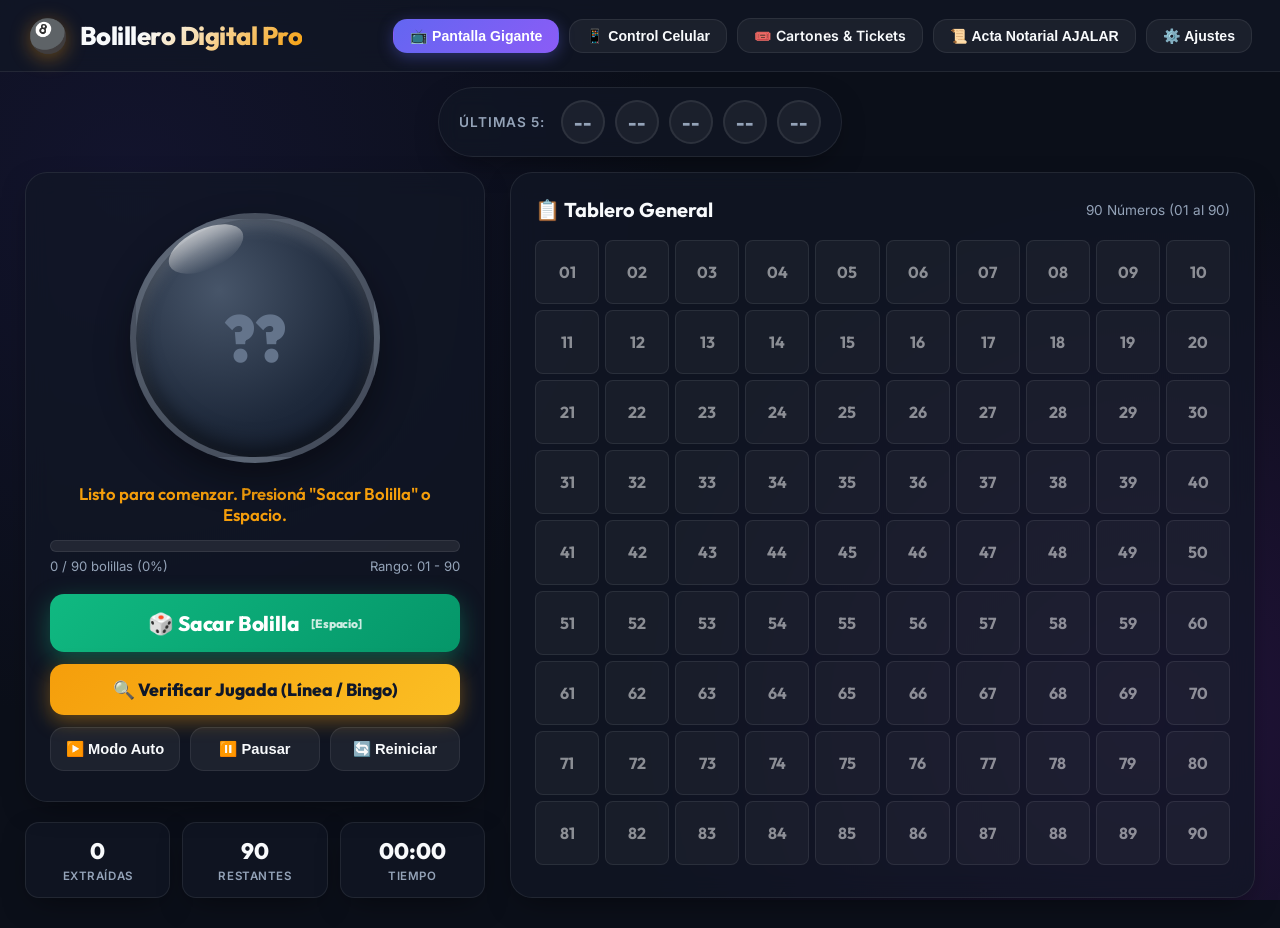
<file: nuevo_sistema/index.html>
<!DOCTYPE html>
<html lang="es">
<head>
  <meta charset="UTF-8">
  <meta name="viewport" content="width=device-width, initial-scale=1.0">
  <title>🎱 Bolillero Digital & Mesa de Control de Bingo</title>
  <link rel="stylesheet" href="css/main.css">
</head>
<body>

  <!-- ===================== CABECERA SUPERIOR ===================== -->
  <header class="main-header">
    <div class="brand-wrap">
      <span class="brand-icon">🎱</span>
      <div>
        <h1 class="brand-title">Bolillero Digital Pro</h1>
      </div>
    </div>

    <div class="header-actions">
      <!-- Botón para abrir la pantalla del proyector en segundo monitor -->
      <button class="btn-header accent" onclick="window.bolilleroApp?.openProyectorWindow()" title="Abrir en TV o Proyector">
        📺 Pantalla Gigante
      </button>

      <!-- Botón para conectar el celular como control remoto vía QR -->
      <button class="btn-header" onclick="openQrModal()" title="Controlar sorteo desde el celular">
        📱 Control Celular
      </button>

      <!-- Botón para ir al módulo de emisión e impresión de cartones térmicos -->
      <a href="cartones.html" class="btn-header" title="Emitir e imprimir cartones">
        🎟️ Cartones & Tickets
      </a>

      <!-- Botón para generar Acta Notarial AJALAR -->
      <button class="btn-header" onclick="openActaModal()" title="Generar Acta Oficial Notarial de Sorteo AJALAR">
        📜 Acta Notarial AJALAR
      </button>

      <!-- Botón para abrir el panel de configuración -->
      <button class="btn-header" onclick="toggleSettingsDrawer()" title="Configuración de Voz y Sonido">
        ⚙️ Ajustes
      </button>
    </div>
  </header>

  <!-- ===================== BARRA DE ÚLTIMAS 5 ===================== -->
  <div class="last-five-bar">
    <span class="last-five-label">Últimas 5:</span>
    <div class="last-five-list">
      <div class="last-ball-item" id="last-ball-1">--</div>
      <div class="last-ball-item" id="last-ball-2">--</div>
      <div class="last-ball-item" id="last-ball-3">--</div>
      <div class="last-ball-item" id="last-ball-4">--</div>
      <div class="last-ball-item" id="last-ball-5">--</div>
    </div>
  </div>

  <!-- ===================== CONTENIDO PRINCIPAL ===================== -->
  <main class="main-container">
    
    <!-- COLUMNA IZQUIERDA: BOLILLERO Y CONTROLES -->
    <section class="operator-column">
      <div class="bolillero-card">
        
        <!-- Esfera 3D interactiva -->
        <div class="sphere-stage">
          <div class="main-ball-sphere empty" id="mainBallDisplay">
            <span id="mainBallNumber">??</span>
          </div>
        </div>

        <!-- Estado actual del sistema -->
        <div class="status-box">
          <p class="status-text" id="systemStatusText">Listo para comenzar. Presioná "Sacar Bolilla" o Espacio.</p>
        </div>

        <!-- Barra de progreso de bolillas -->
        <div class="progress-section">
          <div class="progress-track">
            <div class="progress-fill" id="progressFill"></div>
          </div>
          <div class="progress-info">
            <span id="progressLabel">0 / 90 bolillas (0%)</span>
            <span>Rango: 01 - 90</span>
          </div>
        </div>

        <!-- Controles ergonómicos -->
        <div class="control-buttons-grid">
          <button class="btn-main-draw" id="btnDrawBall" onclick="window.bolilleroApp?.drawBall()">
            🎲 Sacar Bolilla <small style="font-size:0.75rem; opacity:0.8;">[Espacio]</small>
          </button>

          <!-- Botón de verificación destacado -->
          <button class="btn-verify-highlight" onclick="window.bingoVerifier?.openModal('line')">
            🔍 Verificar Jugada (Línea / Bingo)
          </button>

          <div class="sub-controls-row">
            <button class="btn-secondary" id="btnAutoDraw" onclick="window.bolilleroApp?.toggleAutoDraw()">
              ▶️ Modo Auto
            </button>
            <button class="btn-secondary" id="btnPauseGame" onclick="window.bolilleroApp?.togglePause()">
              ⏸️ Pausar
            </button>
            <button class="btn-secondary" onclick="window.bolilleroApp?.resetGame()">
              🔄 Reiniciar
            </button>
          </div>

          <!-- Controles del modo automático -->
          <div class="auto-controls-box" id="autoControlsBox">
            <label for="autoSpeedRange">Velocidad:</label>
            <input type="range" id="autoSpeedRange" min="1.5" max="8" step="0.5" value="3.5">
            <span class="speed-badge" id="autoSpeedLabel">3.5s</span>
          </div>
        </div>
      </div>

      <!-- Tarjetas de métricas rápidas -->
      <div class="stats-cards-grid">
        <div class="stat-item">
          <div class="val" id="statTotalDrawn">0</div>
          <div class="lbl">Extraídas</div>
        </div>
        <div class="stat-item">
          <div class="val" id="statRemaining">90</div>
          <div class="lbl">Restantes</div>
        </div>
        <div class="stat-item">
          <div class="val" id="gameElapsedTime">00:00</div>
          <div class="lbl">Tiempo</div>
        </div>
      </div>
    </section>

    <!-- COLUMNA DERECHA: TABLERO GENERAL (01 a 90) -->
    <section class="board-column">
      <div class="board-header">
        <h2 class="board-title">📋 Tablero General</h2>
        <span style="font-size: 0.85rem; color: var(--text-muted);">90 Números (01 al 90)</span>
      </div>

      <div class="main-board-grid" id="mainBoardGrid">
        <!-- Generado dinámicamente de 01 a 90 -->
      </div>
    </section>
  </main>

  <!-- ===================== MODAL DE VERIFICACIÓN ===================== -->
  <div class="modal-backdrop" id="verifyModal">
    <div class="verify-modal-card">
      <div class="modal-header">
        <h2>🔍 Verificador Oficial</h2>
        <button class="btn-close-modal" onclick="window.bingoVerifier?.closeModal()">&times;</button>
      </div>

      <!-- Selector de objetivo: Línea vs Bingo -->
      <div class="target-selector">
        <button class="target-tab active" id="btnTargetLine" onclick="window.bingoVerifier?.setTarget('line')">
          ⭐ Verificar Línea
        </button>
        <button class="target-tab" id="btnTargetBingo" onclick="window.bingoVerifier?.setTarget('bingo')">
          🏆 Verificar Cartón Lleno
        </button>
      </div>

      <!-- Selector de modo: Por Serie vs Manual -->
      <div class="mode-toggle-wrap">
        <button class="mode-tab active" id="tabModeSerial" onclick="window.bingoVerifier?.setMode('serial')">
          Por N° de Serie (#042)
        </button>
        <button class="mode-tab" id="tabModeManual" onclick="window.bingoVerifier?.setMode('manual')">
          Ingreso Manual de Números
        </button>
      </div>

      <!-- Sección N° de Serie -->
      <div id="verifySerialSection">
        <div class="verify-input-group">
          <label for="verifySerialInput">Número de Serie o ID del Cartón:</label>
          <input type="text" id="verifySerialInput" placeholder="Ej: 42 o #042" onkeydown="if(event.key==='Enter') executeVerification()">
        </div>
      </div>

      <!-- Sección Manual -->
      <div id="verifyManualSection" style="display: none;">
        <div class="verify-input-group">
          <label for="verifyManualInput">Números a verificar (separados por coma o espacio):</label>
          <input type="text" id="verifyManualInput" placeholder="Ej: 05, 14, 28, 59, 87" onkeydown="if(event.key==='Enter') executeVerification()">
        </div>
      </div>

      <button class="btn-execute-verify" onclick="executeVerification()">
        Comprobar Jugada
      </button>

      <!-- Resultados del veredicto -->
      <div class="verify-result-box" id="verifyResultBox"></div>
    </div>
  </div>

  <!-- ===================== MODAL DE CONFIRMACIÓN DE REINICIO ===================== -->
  <div class="modal-backdrop" id="resetConfirmModal">
    <div class="verify-modal-card" style="max-width: 450px; text-align: center;">
      <div style="font-size: 3.5rem; margin-bottom: 10px;">⚠️</div>
      <h2 style="font-family: 'Outfit', sans-serif; font-size: 1.6rem; color: var(--danger); margin-bottom: 10px;">¿Reiniciar Partida?</h2>
      <p style="color: var(--text-muted); font-size: 0.95rem; margin-bottom: 22px; line-height: 1.5;" id="resetConfirmMessage">
        Todas las bolillas extraídas volverán al bolillero y el tablero se vaciará.
      </p>
      <div style="display: flex; gap: 12px; justify-content: center;">
        <button class="btn-secondary" style="padding: 12px 24px; font-size: 1rem;" onclick="window.bolilleroApp?.closeResetModal()">
          Cancelar
        </button>
        <button class="btn-header" style="background: linear-gradient(135deg, var(--danger), #be123c); color: #fff; padding: 12px 24px; font-size: 1rem; border-color: transparent;" onclick="window.bolilleroApp?.executeConfirmedReset()">
          🔄 Sí, Reiniciar Todo
        </button>
      </div>
    </div>
  </div>

  <!-- ===================== PANEL LATERAL DE AJUSTES ===================== -->
  <div class="drawer-backdrop" id="settingsDrawerBackdrop" onclick="toggleSettingsDrawer()">
    <div class="settings-drawer" onclick="event.stopPropagation()">
      <div class="drawer-header">
        <h3>⚙️ Ajustes del Sistema</h3>
        <button class="btn-close-modal" onclick="toggleSettingsDrawer()">&times;</button>
      </div>

      <!-- Ajustes de Voz -->
      <div class="setting-group">
        <div class="setting-group-title">🎙️ Canto de Bolillas (Voz)</div>
        <div class="setting-row">
          <label for="voiceToggleCheck">Activar Voz</label>
          <input type="checkbox" id="voiceToggleCheck" checked onchange="window.voiceEngine?.toggle(this.checked)">
        </div>
        <div class="setting-row">
          <label for="voiceSelect">Voz del Sistema</label>
          <select id="voiceSelect" title="Seleccionar voz" onchange="window.voiceEngine?.setVoice(this.value)"></select>
        </div>
        <div class="setting-row">
          <label for="voiceStyleSelect">Estilo de Canto</label>
          <select id="voiceStyleSelect" title="Seleccionar estilo de canto" onchange="window.voiceEngine?.setStyle(this.value)">
            <option value="bingo" selected>🇦🇷 Tradicional Argentino (Sueños y apodos)</option>
            <option value="dramatic">Dramático (¡Y el número es...!)</option>
            <option value="simple">Simple (Solo el número)</option>
          </select>
        </div>
        <div class="setting-row">
          <label for="voiceSpeedRange">Velocidad</label>
          <input type="range" id="voiceSpeedRange" min="0.6" max="1.4" step="0.1" value="1.0" oninput="window.voiceEngine?.setRate(this.value)">
        </div>
        <div class="setting-row">
          <label for="voicePitchRange">Tono</label>
          <input type="range" id="voicePitchRange" min="0.6" max="1.5" step="0.1" value="1.1" oninput="window.voiceEngine?.setPitch(this.value)">
        </div>
      </div>

      <!-- Ajustes de Sonido -->
      <div class="setting-group">
        <div class="setting-group-title">🔊 Efectos de Sonido</div>
        <div class="setting-row">
          <label for="soundEffectsCheck">Sonidos de Sorteo</label>
          <input type="checkbox" id="soundEffectsCheck" checked onchange="window.soundEngine?.toggleSound(this.checked)">
        </div>
        <div class="setting-row">
          <label for="soundVolumeRange">Volumen</label>
          <input type="range" id="soundVolumeRange" min="0" max="1" step="0.1" value="0.8" oninput="window.soundEngine?.setVolume(this.value)">
        </div>
      </div>

      <!-- Apariencia -->
      <div class="setting-group">
        <div class="setting-group-title">🎨 Apariencia</div>
        <div class="setting-row">
          <label>Tema de Interfaz</label>
          <button class="btn-header" onclick="toggleThemeMode()">🌓 Cambiar Claro / Oscuro</button>
        </div>
      </div>
    </div>
  </div>

  <!-- ===================== MODAL DE CÓDIGO QR PARA CELULAR ===================== -->
  <div class="modal-backdrop" id="qrModalBackdrop">
    <div class="verify-modal-card" style="max-width: 440px; text-align: center; padding: 26px 22px;">
      <div style="font-size: 2.8rem; margin-bottom: 8px;">📱</div>
      <h2 style="font-family: 'Outfit', sans-serif; font-size: 1.5rem; margin-bottom: 6px; color: var(--accent);">
        Control Remoto en tu Celular
      </h2>
      <p style="color: var(--text-muted); font-size: 0.88rem; margin-bottom: 16px; line-height: 1.4;">
        Conectá tu teléfono al <strong>mismo Wi-Fi</strong> y escaneá el código QR con la cámara:
      </p>

      <div style="background: #ffffff; padding: 14px; border-radius: 12px; display: inline-block; box-shadow: 0 10px 25px rgba(0,0,0,0.5); margin-bottom: 14px;">
        <div id="qrcodeContainer" style="width: 200px; height: 200px; display: flex; align-items: center; justify-content: center;"></div>
      </div>

      <div style="background: rgba(255,255,255,0.06); padding: 10px 14px; border-radius: 8px; border: 1px solid var(--panel-border); margin-bottom: 18px; word-break: break-all;">
        <span style="font-size: 0.75rem; color: var(--text-muted); display: block; margin-bottom: 2px;">O abrí este enlace en el navegador del celular:</span>
        <a id="qrUrlLink" href="#" target="_blank" style="color: var(--primary); font-weight: 700; font-size: 0.95rem; text-decoration: none;">Cargando enlace...</a>
      </div>

      <button class="btn-secondary" style="width: 100%; padding: 12px;" onclick="closeQrModal()">
        Cerrar
      </button>
    </div>
  </div>

  <!-- ===================== TOAST DE RECUPERACIÓN ===================== -->
  <div class="toast-recovery" id="recoveryToast">
    <h4>💾 Sesión Guardada</h4>
    <p>Se detectó un sorteo previo en curso. ¿Deseas reanudar las bolillas extraídas?</p>
    <div class="toast-btn-group">
      <button class="toast-btn confirm" onclick="window.bolilleroApp?.restoreSession()">Reanudar</button>
      <button class="toast-btn discard" onclick="window.bolilleroApp?.discardSession()">Descartar</button>
    </div>
  </div>

  <!-- Contenedor de Confeti -->
  <div class="confetti-container" id="confettiContainer"></div>

  <!-- ===================== MODAL ACTA NOTARIAL AJALAR ===================== -->
  <div class="acta-modal-backdrop" id="actaModalBackdrop">
    <div class="acta-modal-card">
      <div class="acta-header-screen">
        <h2>📜 Acta Notarial de Fiscalización Oficial AJALAR</h2>
        <button class="btn-close-modal" onclick="closeActaModal()">&times;</button>
      </div>

      <div class="acta-body-scroll" id="actaDocumentSheet">
        <div class="acta-document-sheet">
          <!-- Membrete Oficial AJALAR -->
          <div class="acta-gov-header">
            <div class="gov-title">Gobierno de la Provincia de La Rioja</div>
            <div class="ajalar-main-title">ADMINISTRACIÓN PROVINCIAL DE JUEGOS DE AZAR (AJALAR)</div>
            <div class="acta-sub">ACTA OFICIAL DE FISCALIZACIÓN Y AUDITORÍA NOTARIAL DE SORTEO</div>
          </div>

          <!-- Metadatos Notariales del Sorteo -->
          <div class="acta-meta-grid">
            <div class="acta-field-row">
              <label>Entidad Organizadora:</label>
              <input type="text" id="actaEntityInput" value="Club Social y Deportivo">
            </div>
            <div class="acta-field-row">
              <label>Autorización AJALAR:</label>
              <input type="text" id="actaResInput" value="Res. AJALAR N° 458/2026">
            </div>
            <div class="acta-field-row">
              <label>Escribano Público:</label>
              <input type="text" id="actaNotaryInput" value="" placeholder="Nombre y Apellido - Matrícula N°">
            </div>
            <div class="acta-field-row">
              <label>Fiscalizador / Veedor AJALAR:</label>
              <input type="text" id="actaAuditorInput" value="" placeholder="Nombre del Inspector / Veedor">
            </div>
            <div class="acta-field-row">
              <label>Lugar de Realización:</label>
              <input type="text" id="actaLocationInput" value="La Rioja, Capital">
            </div>
            <div class="acta-field-row">
              <label>Fecha y Horario:</label>
              <input type="text" id="actaDateTimeInput" value="">
            </div>
          </div>

          <!-- Premios Asentados -->
          <div class="acta-winners-box">
            <h4>🏆 CONSTANCIA DE PREMIOS OFICIALES VERIFICADOS</h4>
            <div style="display: grid; grid-template-columns: 1fr 1fr; gap: 10px; margin-top: 6px;">
              <div>
                <strong>PREMIO LÍNEA:</strong>
                <div id="actaWinnerLine" style="color: #1e3a8a; font-weight: 700;">Pendiente de registro</div>
              </div>
              <div>
                <strong>PREMIO BINGO (CARTÓN LLENO):</strong>
                <div id="actaWinnerBingo" style="color: #1e3a8a; font-weight: 700;">Pendiente de registro</div>
              </div>
            </div>
          </div>

          <!-- Secuencia Cronológica de Bolillas Extraídas -->
          <div class="acta-balls-table-container">
            <h4>📋 SECUENCIA CRONOLÓGICA DE BOLILLAS EXTRAÍDAS (ORDEN DE SALIDA)</h4>
            <div class="acta-balls-grid" id="actaBallsGrid">
              <!-- Renderizado dinámico -->
            </div>
          </div>

          <!-- Fe Notarial -->
          <div class="acta-legal-cert" id="actaLegalText">
            En la Ciudad de Todos los Santos de la Nueva Rioja, a los <span id="actaDay">__</span> días del mes de <span id="actaMonth">__________</span> de 2026, el Escribano Público actuante y el Veedor de la Administración Provincial de Juegos de Azar (AJALAR) dan fe de que el presente sorteo de Bingo de 90 Bolillas se desarrolló con absoluta regularidad, mediante el sistema digital certificado de extracción aleatoria no predictiva (Web Crypto API / IRAM Referencial 19), habiendo fiscalizado la totalidad de las extracciones y los cartones ganadores correspondientes.
          </div>

          <!-- Líneas de Firma -->
          <div class="acta-signatures-row">
            <div class="signature-block">
              <div class="signature-line-doc"></div>
              <strong>ESCRIBANO PÚBLICO</strong>
              <span>Registro Notarial</span>
            </div>
            <div class="signature-block">
              <div class="signature-line-doc"></div>
              <strong>AUTORIDAD ORGANIZADORA</strong>
              <span>Entidad Responsable</span>
            </div>
            <div class="signature-block">
              <div class="signature-line-doc"></div>
              <strong>VEEDOR / FISCALIZADOR</strong>
              <span>AJALAR La Rioja</span>
            </div>
          </div>
        </div>
      </div>

      <div class="acta-footer-actions">
        <button class="btn-action" style="background: rgba(0,0,0,0.1); border:none; cursor:pointer;" onclick="closeActaModal()">
          Cerrar
        </button>
        <button class="btn-action generate" onclick="printActaDocument()">
          🖨️ Imprimir Acta Oficial (A4)
        </button>
      </div>
    </div>
  </div>

  <!-- ===================== SCRIPTS ===================== -->
  <script src="js/audio.js"></script>
  <script src="js/voz.js"></script>
  <script src="js/storage.js"></script>
  <script src="js/remote-client.js"></script>
  <script src="js/qrcode.min.js"></script>
  <script src="js/cartones.js"></script>
  <script src="js/verificador.js"></script>
  <script src="js/bolillero.js"></script>

  <script>
    function toggleSettingsDrawer() {
      const drawer = document.getElementById('settingsDrawerBackdrop');
      drawer?.classList.toggle('active');
    }

    function toggleThemeMode() {
      document.body.classList.toggle('light-theme');
      const isLight = document.body.classList.contains('light-theme');
      try {
        localStorage.setItem('bingo_theme', isLight ? 'light' : 'dark');
      } catch (e) {}
    }

    // Restaurar tema guardado
    (function initSavedTheme() {
      try {
        const saved = localStorage.getItem('bingo_theme');
        if (saved === 'light') {
          document.body.classList.add('light-theme');
        }
      } catch (e) {}
    })();

    let qrCodeInstance = null;

    async function openQrModal() {
      const modal = document.getElementById('qrModalBackdrop');
      if (modal) modal.classList.add('active');

      let targetUrl = `${window.location.origin}/remoto.html`;

      try {
        const resp = await fetch('/api/info');
        if (resp.ok) {
          const data = await resp.json();
          if (data && data.remoteUrl) {
            targetUrl = data.remoteUrl;
          }
        }
      } catch (e) {
        console.log("No conectado al servidor HTTP local, usando URL actual");
      }

      const linkEl = document.getElementById('qrUrlLink');
      if (linkEl) {
        linkEl.href = targetUrl;
        linkEl.textContent = targetUrl;
      }

      const qrContainer = document.getElementById('qrcodeContainer');
      if (qrContainer) {
        qrContainer.innerHTML = '';
        if (typeof QRCode !== 'undefined') {
          qrCodeInstance = new QRCode(qrContainer, {
            text: targetUrl,
            width: 200,
            height: 200,
            colorDark: '#0f172a',
            colorLight: '#ffffff',
            correctLevel: QRCode.CorrectLevel.M
          });
        }
      }
    }

    function closeQrModal() {
      const modal = document.getElementById('qrModalBackdrop');
      if (modal) modal.classList.remove('active');
    }

    function executeVerification() {
      const called = window.bolilleroApp ? window.bolilleroApp.called : [];
      window.bingoVerifier?.executeCheck(called);
    }

    // ===================== CONTROL DEL ACTA NOTARIAL =====================
    function openActaModal() {
      const modal = document.getElementById('actaModalBackdrop');
      if (!modal) return;

      const data = window.bolilleroApp ? window.bolilleroApp.getActaData() : null;
      const now = new Date();

      const dateStr = now.toLocaleDateString('es-AR', { day: '2-digit', month: '2-digit', year: 'numeric' });
      const timeStr = now.toLocaleTimeString('es-AR', { hour: '2-digit', minute: '2-digit' });
      const dateField = document.getElementById('actaDateTimeInput');
      if (dateField) dateField.value = `${dateStr} a las ${timeStr} hs`;

      const dayEl = document.getElementById('actaDay');
      const monthEl = document.getElementById('actaMonth');
      if (dayEl) dayEl.textContent = now.getDate();
      if (monthEl) {
        const months = ['enero', 'febrero', 'marzo', 'abril', 'mayo', 'junio', 'julio', 'agosto', 'septiembre', 'octubre', 'noviembre', 'diciembre'];
        monthEl.textContent = months[now.getMonth()];
      }

      const lineBox = document.getElementById('actaWinnerLine');
      const bingoBox = document.getElementById('actaWinnerBingo');
      const winners = data?.officialWinners || {};

      if (lineBox) {
        if (winners.line) {
          lineBox.innerHTML = `✅ Cartón <strong>${winners.line.cardSerial}</strong> (Extraída bolilla <strong>#${String(winners.line.ballDrawn).padStart(2, '0')}</strong> en orden ${winners.line.ballIndex}° - ${winners.line.time})`;
        } else {
          lineBox.innerHTML = `<em>Aún no registrado en verificador</em>`;
        }
      }

      if (bingoBox) {
        if (winners.bingo) {
          bingoBox.innerHTML = `🏆 Cartón <strong>${winners.bingo.cardSerial}</strong> (Extraída bolilla <strong>#${String(winners.bingo.ballDrawn).padStart(2, '0')}</strong> en orden ${winners.bingo.ballIndex}° - ${winners.bingo.time})`;
        } else {
          bingoBox.innerHTML = `<em>Aún no registrado en verificador</em>`;
        }
      }

      const grid = document.getElementById('actaBallsGrid');
      if (grid) {
        grid.innerHTML = '';
        const logs = data?.auditLog || [];
        if (logs.length === 0) {
          grid.innerHTML = '<span style="color: #64748b;">No se han extraído bolillas en este sorteo todavía.</span>';
        } else {
          logs.forEach(item => {
            const chip = document.createElement('div');
            chip.className = 'acta-ball-chip';
            chip.innerHTML = `<span>#${String(item.order).padStart(2, '0')}:</span> <strong>${String(item.ball).padStart(2, '0')}</strong> <small>(${item.time})</small>`;
            grid.appendChild(chip);
          });
        }
      }

      modal.classList.add('active');
    }

    function closeActaModal() {
      const modal = document.getElementById('actaModalBackdrop');
      if (modal) modal.classList.remove('active');
    }

    function printActaDocument() {
      document.body.classList.add('printing-acta');
      setTimeout(() => {
        window.print();
        setTimeout(() => {
          document.body.classList.remove('printing-acta');
        }, 300);
      }, 150);
    }
  </script>
</body>
</html>
</file>
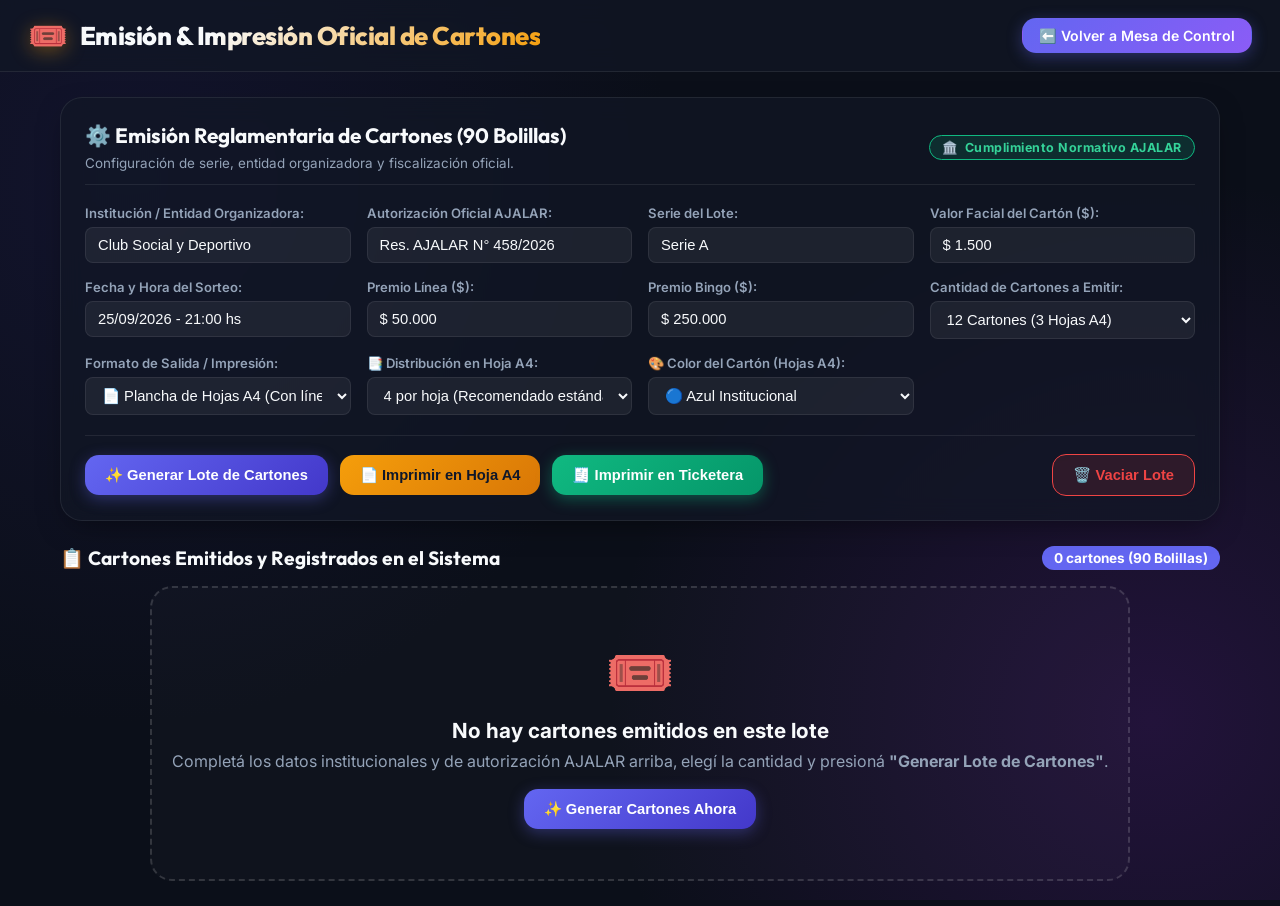
<file: nuevo_sistema/cartones.html>
<!DOCTYPE html>
<html lang="es">
<head>
  <meta charset="UTF-8">
  <meta name="viewport" content="width=device-width, initial-scale=1.0">
  <title>🎟️ Emisión e Impresión de Cartones - Bolillero Digital</title>
  <link rel="stylesheet" href="css/main.css">
  <link rel="stylesheet" href="css/print.css">
  <style>
    .admin-container {
      max-width: 1200px;
      margin: 25px auto;
      padding: 0 20px;
      width: 100%;
    }

    .toolbar-card {
      background: var(--panel-bg);
      border: 1px solid var(--panel-border);
      border-radius: var(--radius-lg);
      padding: 24px;
      margin-bottom: 25px;
      box-shadow: var(--panel-glow);
      backdrop-filter: blur(12px);
    }

    .toolbar-title-wrap {
      display: flex;
      justify-content: space-between;
      align-items: center;
      margin-bottom: 20px;
      padding-bottom: 12px;
      border-bottom: 1px solid var(--panel-border);
    }

    .ajalar-compliance-pill {
      background: rgba(16, 185, 129, 0.15);
      border: 1px solid var(--success);
      color: #34d399;
      padding: 4px 12px;
      border-radius: var(--radius-full);
      font-size: 0.78rem;
      font-weight: 700;
      letter-spacing: 0.04em;
      display: inline-flex;
      align-items: center;
      gap: 6px;
    }

    .toolbar-grid {
      display: grid;
      grid-template-columns: repeat(auto-fit, minmax(210px, 1fr));
      gap: 16px;
      margin-bottom: 20px;
    }

    .form-field {
      display: flex;
      flex-direction: column;
      gap: 6px;
    }

    .form-field label {
      font-size: 0.82rem;
      font-weight: 600;
      color: var(--text-muted);
    }

    .form-field input, .form-field select {
      padding: 9px 12px;
      border-radius: var(--radius-sm);
      border: 1px solid var(--panel-border);
      background: rgba(255, 255, 255, 0.06);
      color: var(--text-main);
      font-size: 0.92rem;
      outline: none;
      transition: border-color 0.2s;
    }

    .form-field input:focus, .form-field select:focus {
      border-color: var(--primary);
    }

    .action-buttons-row {
      display: flex;
      flex-wrap: wrap;
      gap: 12px;
      align-items: center;
      border-top: 1px solid var(--panel-border);
      padding-top: 18px;
    }

    .btn-action {
      padding: 11px 20px;
      font-size: 0.92rem;
      font-weight: 700;
      border-radius: var(--radius-md);
      border: none;
      cursor: pointer;
      display: inline-flex;
      align-items: center;
      gap: 8px;
      transition: all 0.2s;
    }

    .btn-action.generate {
      background: linear-gradient(135deg, var(--primary), #4338ca);
      color: #fff;
      box-shadow: 0 4px 15px rgba(99, 102, 241, 0.35);
    }

    .btn-action.print-thermal {
      background: linear-gradient(135deg, var(--success), #059669);
      color: #fff;
      box-shadow: 0 4px 15px var(--success-glow);
    }

    .btn-action.print-a4 {
      background: linear-gradient(135deg, var(--accent), #d97706);
      color: #0f172a;
    }

    .btn-action.clear {
      background: rgba(239, 68, 68, 0.12);
      border: 1px solid var(--danger);
      color: var(--danger);
      margin-left: auto;
    }

    .btn-action:hover {
      transform: translateY(-2px);
      filter: brightness(1.1);
    }

    /* Vista previa de cartones en pantalla */
    .preview-header {
      display: flex;
      justify-content: space-between;
      align-items: center;
      margin-bottom: 16px;
    }

    .badge-count {
      background: var(--primary);
      color: #fff;
      padding: 4px 12px;
      border-radius: var(--radius-full);
      font-size: 0.85rem;
      font-weight: 700;
    }

    /* Estado vacío */
    .empty-batch-box {
      text-align: center;
      padding: 50px 20px;
      border: 2px dashed rgba(255, 255, 255, 0.15);
      border-radius: var(--radius-lg);
      background: rgba(255, 255, 255, 0.02);
      color: var(--text-muted);
    }

    .empty-batch-box .empty-icon {
      font-size: 3.5rem;
      margin-bottom: 12px;
    }

    .empty-batch-box h3 {
      color: var(--text-main);
      font-size: 1.3rem;
      margin-bottom: 8px;
    }

    /* Modal de confirmación para Vaciar Lote */
    .modal-backdrop-custom {
      position: fixed;
      inset: 0;
      background: rgba(0, 0, 0, 0.75);
      backdrop-filter: blur(8px);
      z-index: 1000;
      display: flex;
      align-items: center;
      justify-content: center;
      padding: 20px;
      animation: fadeIn 0.2s ease-out;
    }

    .modal-card-custom {
      background: #0f172a;
      border: 1px solid rgba(239, 68, 68, 0.4);
      box-shadow: 0 10px 40px rgba(239, 68, 68, 0.25);
      border-radius: var(--radius-lg);
      max-width: 480px;
      width: 100%;
      padding: 26px;
      text-align: center;
    }

    .modal-icon-alert {
      font-size: 3rem;
      margin-bottom: 12px;
    }

    .modal-card-custom h3 {
      font-size: 1.35rem;
      color: #fff;
      margin-bottom: 10px;
    }

    .modal-card-custom p {
      font-size: 0.92rem;
      color: var(--text-muted);
      line-height: 1.5;
      margin-bottom: 22px;
    }

    .modal-actions-custom {
      display: flex;
      gap: 12px;
      justify-content: center;
    }

    .btn-modal-cancel {
      padding: 10px 20px;
      border-radius: var(--radius-md);
      background: rgba(255, 255, 255, 0.1);
      color: #fff;
      border: none;
      cursor: pointer;
      font-weight: 600;
    }

    .btn-modal-confirm {
      padding: 10px 22px;
      border-radius: var(--radius-md);
      background: var(--danger);
      color: #fff;
      border: none;
      cursor: pointer;
      font-weight: 700;
      box-shadow: 0 4px 15px rgba(239, 68, 68, 0.4);
    }

    /* Toast flotante */
    .floating-toast {
      position: fixed;
      bottom: 25px;
      right: 25px;
      background: #1e293b;
      border: 1px solid var(--primary);
      color: #fff;
      padding: 14px 22px;
      border-radius: var(--radius-md);
      box-shadow: 0 8px 30px rgba(0, 0, 0, 0.5);
      z-index: 1100;
      font-weight: 600;
      font-size: 0.92rem;
      transform: translateY(100px);
      opacity: 0;
      transition: all 0.3s cubic-bezier(0.16, 1, 0.3, 1);
      pointer-events: none;
    }

    .floating-toast.visible {
      transform: translateY(0);
      opacity: 1;
    }
  </style>
</head>
<body class="print-mode-a4 layout-4">

  <!-- Cabecera -->
  <header class="main-header no-print">
    <div class="brand-wrap">
      <span class="brand-icon">🎟️</span>
      <div>
        <h1 class="brand-title">Emisión & Impresión Oficial de Cartones</h1>
      </div>
    </div>

    <div class="header-actions">
      <a href="index.html" class="btn-header accent">
        ⬅️ Volver a Mesa de Control
      </a>
    </div>
  </header>

  <main class="admin-container">
    
    <!-- Panel de Control de Emisión -->
    <section class="toolbar-card no-print">
      <div class="toolbar-title-wrap">
        <div>
          <h2 style="font-family: 'Outfit', sans-serif; font-size: 1.3rem; margin-bottom: 4px;">
            ⚙️ Emisión Reglamentaria de Cartones (90 Bolillas)
          </h2>
          <span style="font-size: 0.84rem; color: var(--text-muted);">
            Configuración de serie, entidad organizadora y fiscalización oficial.
          </span>
        </div>
        <div class="ajalar-compliance-pill">
          <span>🏛️</span>
          <span>Cumplimiento Normativo AJALAR</span>
        </div>
      </div>

      <div class="toolbar-grid">
        <div class="form-field">
          <label for="eventNameInput">Institución / Entidad Organizadora:</label>
          <input type="text" id="eventNameInput" value="Club Social y Deportivo" placeholder="Ej: Parroquia / Club">
        </div>

        <div class="form-field">
          <label for="ajalarResInput">Autorización Oficial AJALAR:</label>
          <input type="text" id="ajalarResInput" value="Res. AJALAR N° 458/2026" placeholder="N° Resolución / Expte.">
        </div>

        <div class="form-field">
          <label for="seriesInput">Serie del Lote:</label>
          <input type="text" id="seriesInput" value="Serie A" placeholder="Ej: Serie A, Serie B">
        </div>

        <div class="form-field">
          <label for="priceInput">Valor Facial del Cartón ($):</label>
          <input type="text" id="priceInput" value="$ 1.500" placeholder="Ej: $ 1.500">
        </div>

        <div class="form-field">
          <label for="dateInput">Fecha y Hora del Sorteo:</label>
          <input type="text" id="dateInput" value="25/09/2026 - 21:00 hs" placeholder="Ej: 25/09/2026">
        </div>

        <div class="form-field">
          <label for="prizeLineInput">Premio Línea ($):</label>
          <input type="text" id="prizeLineInput" value="$ 50.000" placeholder="Monto Premio Línea">
        </div>

        <div class="form-field">
          <label for="prizeBingoInput">Premio Bingo ($):</label>
          <input type="text" id="prizeBingoInput" value="$ 250.000" placeholder="Monto Premio Bingo">
        </div>

        <div class="form-field">
          <label for="batchCountSelect">Cantidad de Cartones a Emitir:</label>
          <select id="batchCountSelect">
            <option value="1">1 Cartón (Muestra)</option>
            <option value="4">4 Cartones (1 Hoja A4)</option>
            <option value="6">6 Cartones</option>
            <option value="12" selected>12 Cartones (3 Hojas A4)</option>
            <option value="24">24 Cartones (6 Hojas A4)</option>
            <option value="50">50 Cartones</option>
            <option value="100">100 Cartones</option>
            <option value="200">200 Cartones</option>
          </select>
        </div>

        <div class="form-field">
          <label for="printFormatSelect">Formato de Salida / Impresión:</label>
          <select id="printFormatSelect" onchange="changePrintFormat(this.value)">
            <option value="a4" selected>📄 Plancha de Hojas A4 (Con líneas de corte)</option>
            <option value="thermal">🧾 Impresora Térmica (Tickets 58mm / 80mm)</option>
          </select>
        </div>

        <div class="form-field" id="layoutFormField">
          <label for="layoutA4Select">📑 Distribución en Hoja A4:</label>
          <select id="layoutA4Select" onchange="changeLayout(this.value)">
            <option value="layout-4" selected>4 por hoja (Recomendado estándar)</option>
            <option value="layout-2">2 por hoja (Grandes / Adultos Mayores)</option>
            <option value="layout-6">6 por hoja (Económico / Compacto)</option>
          </select>
        </div>

        <div class="form-field">
          <label for="colorThemeSelect">🎨 Color del Cartón (Hojas A4):</label>
          <select id="colorThemeSelect" onchange="renderCards()">
            <option value="theme-blue" selected>🔵 Azul Institucional</option>
            <option value="theme-green">🟢 Verde Esmeralda</option>
            <option value="theme-red">🔴 Rojo Rubí</option>
            <option value="theme-gold">🟡 Dorado / Ámbar</option>
            <option value="theme-bw">⚫ Blanco y Negro (Ahorro de Tinta)</option>
          </select>
        </div>
      </div>

      <div class="action-buttons-row">
        <button class="btn-action generate" onclick="generateBatchAction()">
          ✨ Generar Lote de Cartones
        </button>

        <button class="btn-action print-a4" onclick="triggerPrint('a4')">
          📄 Imprimir en Hoja A4
        </button>

        <button class="btn-action print-thermal" onclick="triggerPrint('thermal')">
          🧾 Imprimir en Ticketera
        </button>

        <button class="btn-action clear" onclick="clearAllCardsAction()">
          🗑️ Vaciar Lote
        </button>
      </div>
    </section>

    <!-- Vista previa de cartones emitidos -->
    <section>
      <div class="preview-header no-print">
        <h3 style="font-family: 'Outfit', sans-serif; font-size: 1.2rem;">
          📋 Cartones Emitidos y Registrados en el Sistema
        </h3>
        <span class="badge-count" id="cardsCountBadge">0 cartones</span>
      </div>

      <!-- Contenedor donde se imprimen los cartones -->
      <div class="cards-container-screen" id="cardsOutputContainer">
        <!-- Renderizado dinámico -->
      </div>
    </section>
  </main>

  <!-- ===================== MODAL DE CONFIRMACIÓN VACIAR LOTE ===================== -->
  <div id="clearConfirmModal" class="modal-backdrop-custom" style="display: none;">
    <div class="modal-card-custom">
      <div class="modal-icon-alert">⚠️</div>
      <h3>¿Vaciar todo el lote de cartones?</h3>
      <p>
        Se eliminarán todos los cartones emitidos actualmente tanto de la memoria como del verificador oficial de jugadas.
        <br><br>
        Esta acción te permitirá comenzar un lote completamente nuevo desde el <strong>Cartón #0001</strong> con combinaciones 100% aleatorias.
      </p>
      <div class="modal-actions-custom">
        <button class="btn-modal-cancel" onclick="closeClearModal()">Cancelar</button>
        <button class="btn-modal-confirm" onclick="executeClearBatch()">🗑️ Sí, Vaciar Todo</button>
      </div>
    </div>
  </div>

  <!-- Toast de Notificaciones -->
  <div id="systemToast" class="floating-toast"></div>

  <script src="js/storage.js"></script>
  <script src="js/cartones.js"></script>
  <script>
    let currentFormat = 'a4';
    let currentLayout = 'layout-4';

    function showToast(message) {
      const toast = document.getElementById('systemToast');
      if (!toast) return;
      toast.textContent = message;
      toast.classList.add('visible');
      setTimeout(() => {
        toast.classList.remove('visible');
      }, 3200);
    }

    function renderCards() {
      const container = document.getElementById('cardsOutputContainer');
      const badge = document.getElementById('cardsCountBadge');
      const cards = window.cardManager ? window.cardManager.cards : [];
      const theme = document.getElementById('colorThemeSelect')?.value || 'theme-blue';

      badge.textContent = `${cards.length} cartones (90 Bolillas)`;

      if (cards.length === 0) {
        container.innerHTML = `
          <div class="no-print empty-batch-box">
            <div class="empty-icon">🎟️</div>
            <h3>No hay cartones emitidos en este lote</h3>
            <p style="margin-bottom: 18px;">
              Completá los datos institucionales y de autorización AJALAR arriba, elegí la cantidad y presioná <strong>"Generar Lote de Cartones"</strong>.
            </p>
            <button class="btn-action generate" onclick="generateBatchAction()" style="margin: 0 auto;">
              ✨ Generar Cartones Ahora
            </button>
          </div>
        `;
        return;
      }

      const isTicket = currentFormat === 'thermal';
      let html = '';
      cards.forEach(card => {
        html += window.cardManager.renderCardHTML(card, { isTicket: isTicket, theme: theme });
      });
      container.innerHTML = html;
    }

    function collectBatchMetadata() {
      return {
        institution: document.getElementById('eventNameInput')?.value.trim() || 'Club Social y Deportivo',
        ajalarRes: document.getElementById('ajalarResInput')?.value.trim() || 'Autorizado por AJALAR',
        series: document.getElementById('seriesInput')?.value.trim() || 'Serie A',
        price: document.getElementById('priceInput')?.value.trim() || '',
        date: document.getElementById('dateInput')?.value.trim() || '',
        prizeLine: document.getElementById('prizeLineInput')?.value.trim() || '',
        prizeBingo: document.getElementById('prizeBingoInput')?.value.trim() || ''
      };
    }

    function generateBatchAction() {
      const count = parseInt(document.getElementById('batchCountSelect').value, 10);
      const metadata = collectBatchMetadata();
      const eventName = metadata.institution;
      
      const newCards = window.cardManager?.generateBatch(count, eventName, false, metadata);
      renderCards();
      showToast(`✨ Se generaron ${count} cartones nuevos (Total: ${window.cardManager.cards.length}).`);
    }

    function clearAllCardsAction() {
      const modal = document.getElementById('clearConfirmModal');
      if (modal) modal.style.display = 'flex';
    }

    function closeClearModal() {
      const modal = document.getElementById('clearConfirmModal');
      if (modal) modal.style.display = 'none';
    }

    function executeClearBatch() {
      window.cardManager?.clearCards();
      renderCards();
      closeClearModal();
      showToast('🗑️ Lote vaciado con éxito. La numeración reinicia en #0001.');
    }

    function changePrintFormat(format) {
      currentFormat = format;
      const layoutField = document.getElementById('layoutFormField');
      if (layoutField) {
        layoutField.style.display = format === 'a4' ? 'flex' : 'none';
      }
      applyBodyClasses();
      renderCards();
    }

    function changeLayout(layout) {
      currentLayout = layout;
      applyBodyClasses();
    }

    function applyBodyClasses() {
      if (currentFormat === 'a4') {
        document.body.className = `print-mode-a4 ${currentLayout}`;
      } else {
        document.body.className = 'print-mode-thermal';
      }
    }

    function triggerPrint(format) {
      changePrintFormat(format);
      const printSelect = document.getElementById('printFormatSelect');
      if (printSelect) printSelect.value = format;

      if (!window.cardManager || window.cardManager.cards.length === 0) {
        alert('Primero debés generar cartones antes de imprimir.');
        return;
      }

      setTimeout(() => {
        window.print();
      }, 150);
    }

    // Inicializar al cargar sin autogenerar cartones si está vacío
    document.addEventListener('DOMContentLoaded', () => {
      applyBodyClasses();
      renderCards();
    });
  </script>
</body>
</html>
</file>
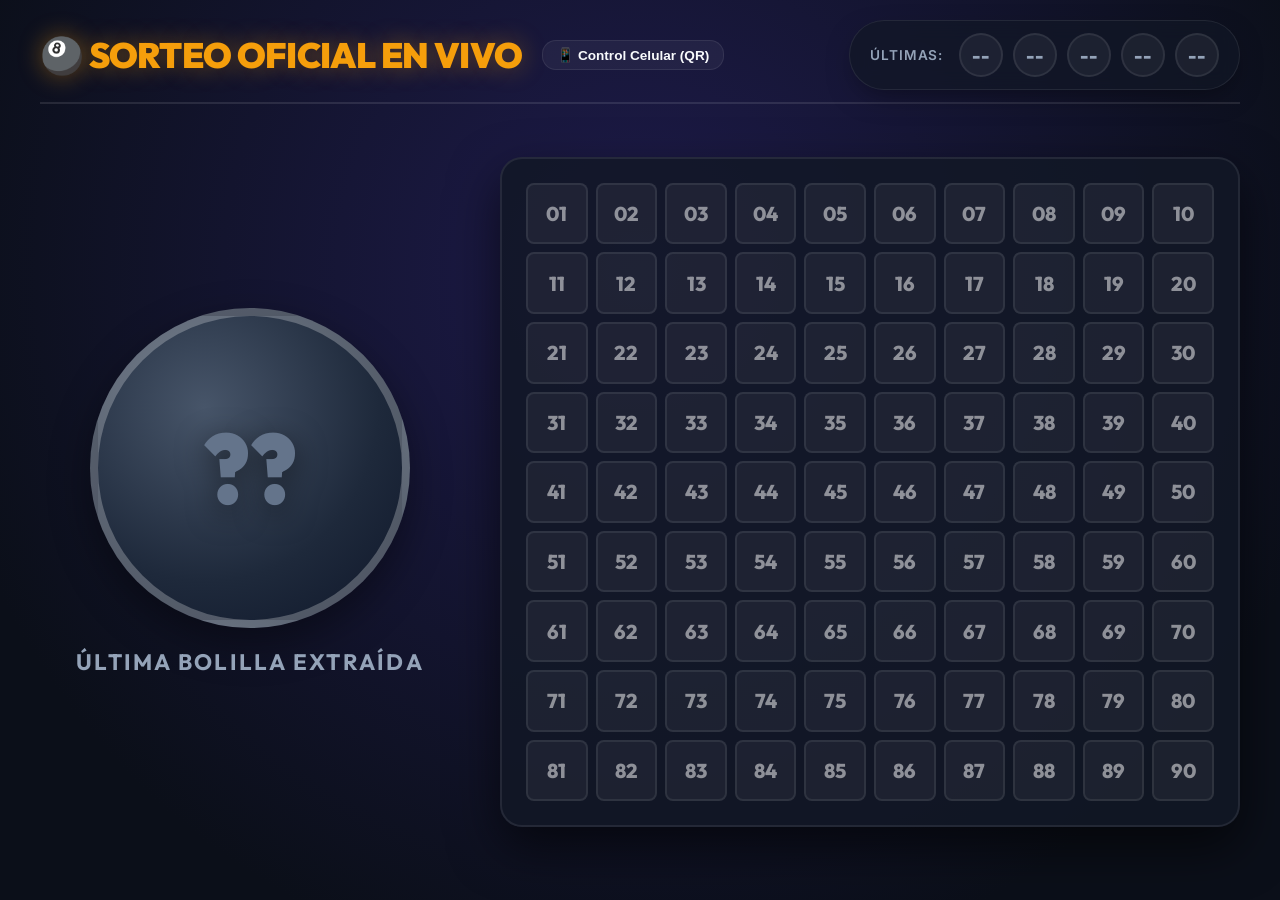
<file: nuevo_sistema/proyector.html>
<!DOCTYPE html>
<html lang="es">
<head>
  <meta charset="UTF-8">
  <meta name="viewport" content="width=device-width, initial-scale=1.0">
  <title>🎱 Bolillero Digital - Pantalla Gigante Proyector</title>
  <link rel="stylesheet" href="css/main.css">
  <style>
    body {
      background: radial-gradient(circle at 50% 30%, #1e1b4b 0%, #0b0f19 80%);
      padding: 20px 40px;
      overflow: hidden;
      justify-content: space-between;
      height: 100vh;
    }

    .proyector-header {
      display: flex;
      justify-content: space-between;
      align-items: center;
      width: 100%;
      border-bottom: 2px solid rgba(255, 255, 255, 0.1);
      padding-bottom: 12px;
    }

    .proyector-title {
      font-family: 'Outfit', sans-serif;
      font-size: 2.2rem;
      font-weight: 900;
      color: var(--accent);
      letter-spacing: -0.02em;
      text-shadow: 0 0 25px var(--accent-glow);
    }

    .proyector-layout {
      display: grid;
      grid-template-columns: 420px 1fr;
      gap: 40px;
      align-items: center;
      flex: 1;
      width: 100%;
      max-width: 1600px;
      margin: 0 auto;
    }

    .giant-ball-card {
      display: flex;
      flex-direction: column;
      align-items: center;
      justify-content: center;
    }

    .giant-ball-sphere {
      width: 320px;
      height: 320px;
      border-radius: 50%;
      display: flex;
      align-items: center;
      justify-content: center;
      font-family: 'Outfit', sans-serif;
      font-size: 10rem;
      font-weight: 900;
      color: #ffffff;
      text-shadow: 0 8px 30px rgba(0, 0, 0, 0.5);
      background: radial-gradient(circle at 35% 30%, #ff8a8a 0%, #dc2626 50%, #991b1b 90%);
      box-shadow: 0 25px 60px rgba(220, 38, 38, 0.55),
                  inset 0 -15px 30px rgba(0, 0, 0, 0.5),
                  inset 0 12px 25px rgba(255, 255, 255, 0.6);
      border: 8px solid rgba(255, 255, 255, 0.25);
      transition: all 0.4s;
    }

    .giant-ball-sphere.pop {
      animation: giantPop 0.5s cubic-bezier(0.34, 1.56, 0.64, 1);
    }

    @keyframes giantPop {
      0% { transform: scale(0.3); opacity: 0; }
      70% { transform: scale(1.15); }
      100% { transform: scale(1); opacity: 1; }
    }

    .giant-ball-sphere.empty {
      background: radial-gradient(circle at 35% 30%, #475569 0%, #1e293b 60%, #0f172a 100%);
      color: #64748b;
      font-size: 6rem;
      box-shadow: 0 15px 40px rgba(0,0,0,0.4);
    }

    .giant-sub-title {
      font-family: 'Outfit', sans-serif;
      font-size: 1.4rem;
      font-weight: 700;
      color: var(--text-muted);
      margin-top: 20px;
      text-transform: uppercase;
      letter-spacing: 0.1em;
    }

    /* Tablero para proyector */
    .proyector-board {
      background: rgba(18, 24, 38, 0.85);
      border: 2px solid var(--panel-border);
      border-radius: var(--radius-lg);
      padding: 24px;
      box-shadow: 0 20px 50px rgba(0, 0, 0, 0.6);
    }

    .proyector-board .main-board-grid {
      gap: 8px;
    }

    .proyector-board .board-cell {
      font-size: 1.25rem;
      font-weight: 800;
      border-width: 2px;
      background: rgba(255, 255, 255, 0.05);
    }

    .proyector-board .board-cell.called {
      background: linear-gradient(135deg, var(--success) 0%, #059669 100%);
      color: #fff;
      box-shadow: 0 0 15px var(--success-glow);
    }

    .proyector-board .board-cell.last-called {
      background: linear-gradient(135deg, var(--danger) 0%, #be123c 100%);
      box-shadow: 0 0 25px var(--danger-glow);
      animation: cellPulse 1s infinite ease-in-out;
    }

    /* Banner de Victoria Superpuesto */
    .overlay-win-banner {
      position: fixed;
      inset: 0;
      background: rgba(11, 15, 25, 0.92);
      backdrop-filter: blur(12px);
      z-index: 1000;
      display: flex;
      flex-direction: column;
      align-items: center;
      justify-content: center;
      opacity: 0;
      visibility: hidden;
      transition: all 0.4s ease;
    }

    .overlay-win-banner.active {
      opacity: 1;
      visibility: visible;
    }

    .overlay-win-card {
      background: linear-gradient(135deg, #1e293b, #0f172a);
      border: 3px solid var(--accent);
      border-radius: var(--radius-lg);
      padding: 50px 70px;
      text-align: center;
      box-shadow: 0 0 80px var(--accent-glow);
      transform: scale(0.8);
      transition: transform 0.4s cubic-bezier(0.34, 1.56, 0.64, 1);
    }

    .overlay-win-banner.active .overlay-win-card {
      transform: scale(1);
    }

    .overlay-win-card h2 {
      font-family: 'Outfit', sans-serif;
      font-size: 3.5rem;
      font-weight: 900;
      color: var(--accent);
      margin-bottom: 15px;
      text-shadow: 0 0 30px var(--accent-glow);
    }

    .overlay-win-card p {
      font-size: 1.6rem;
      color: #fff;
    }
  </style>
</head>
<body>

  <header class="proyector-header">
    <div style="display: flex; align-items: center; gap: 20px;">
      <div class="proyector-title">🎱 SORTEO OFICIAL EN VIVO</div>
      <button class="btn-header" style="font-size: 0.85rem; padding: 6px 14px;" onclick="openQrModal()" title="Escanear con celular para controlar">
        📱 Control Celular (QR)
      </button>
    </div>
    
    <!-- Últimas 5 bolillas -->
    <div class="last-five-bar" style="margin: 0;">
      <span class="last-five-label">Últimas:</span>
      <div class="last-five-list">
        <div class="last-ball-item" id="p-last-1">--</div>
        <div class="last-ball-item" id="p-last-2">--</div>
        <div class="last-ball-item" id="p-last-3">--</div>
        <div class="last-ball-item" id="p-last-4">--</div>
        <div class="last-ball-item" id="p-last-5">--</div>
      </div>
    </div>
  </header>

  <main class="proyector-layout">
    <!-- Bolilla Gigante -->
    <div class="giant-ball-card">
      <div class="giant-ball-sphere empty" id="giantBallDisplay">
        <span id="giantBallText">??</span>
      </div>
      <div class="giant-sub-title">Última Bolilla Extraída</div>
    </div>

    <!-- Tablero General del Proyector -->
    <div class="proyector-board">
      <div class="main-board-grid" id="proyectorBoardGrid"></div>
    </div>
  </main>

  <!-- Banner de Victoria en Pantalla Gigante -->
  <div class="overlay-win-banner" id="overlayWinBanner">
    <div class="overlay-win-card">
      <div style="font-size: 5rem; margin-bottom: 10px;" id="winIcon">🏆</div>
      <h2 id="winTitle">¡BINGO CONFIRMADO!</h2>
      <p id="winDesc">Cartón #042 ha sido verificado como ganador</p>
      <button class="btn-header accent" style="margin-top: 30px; font-size: 1.2rem; padding: 12px 30px;" onclick="closeWinOverlay()">Continuar Sorteo</button>
    </div>
  </div>

  <!-- Modal de Código QR en el Proyector -->
  <div class="modal-backdrop" id="qrModalBackdrop">
    <div class="verify-modal-card" style="max-width: 440px; text-align: center; padding: 26px 22px;">
      <div style="font-size: 2.8rem; margin-bottom: 8px;">📱</div>
      <h2 style="font-family: 'Outfit', sans-serif; font-size: 1.5rem; margin-bottom: 6px; color: var(--accent);">
        Control Remoto en el Celular
      </h2>
      <p style="color: var(--text-muted); font-size: 0.88rem; margin-bottom: 16px; line-height: 1.4;">
        Conectá tu teléfono al <strong>mismo Wi-Fi</strong> y escaneá el código QR con la cámara:
      </p>

      <div style="background: #ffffff; padding: 14px; border-radius: 12px; display: inline-block; box-shadow: 0 10px 25px rgba(0,0,0,0.5); margin-bottom: 14px;">
        <div id="qrcodeContainer" style="width: 200px; height: 200px; display: flex; align-items: center; justify-content: center;"></div>
      </div>

      <div style="background: rgba(255,255,255,0.06); padding: 10px 14px; border-radius: 8px; border: 1px solid var(--panel-border); margin-bottom: 18px; word-break: break-all;">
        <span style="font-size: 0.75rem; color: var(--text-muted); display: block; margin-bottom: 2px;">Enlace para el navegador móvil:</span>
        <a id="qrUrlLink" href="#" target="_blank" style="color: var(--primary); font-weight: 700; font-size: 0.95rem; text-decoration: none;">Cargando enlace...</a>
      </div>

      <button class="btn-secondary" style="width: 100%; padding: 12px;" onclick="closeQrModal()">
        Cerrar
      </button>
    </div>
  </div>

  <div class="confetti-container" id="confettiContainer"></div>

  <script src="js/storage.js"></script>
  <script src="js/remote-client.js"></script>
  <script src="js/qrcode.min.js"></script>
  <script>
    let TOTAL_NUMBERS = 90;

    // Crear grilla del proyector (90 bolillas: 1 al 90)
    function createProyectorBoard(total = 90) {
      TOTAL_NUMBERS = total;
      const grid = document.getElementById('proyectorBoardGrid');
      grid.innerHTML = '';
      const start = (TOTAL_NUMBERS === 90) ? 1 : 0;
      const end = (TOTAL_NUMBERS === 90) ? 90 : (TOTAL_NUMBERS - 1);

      for (let i = start; i <= end; i++) {
        const d = document.createElement('div');
        d.className = 'board-cell';
        d.id = `p-cell-${i}`;
        d.textContent = String(i).padStart(2, '0');
        grid.appendChild(d);
      }
    }

    function syncState(state) {
      if (!state) return;
      const called = state.called || [];
      const lastFive = state.lastFive || [];
      const lastDrawn = state.lastDrawn !== undefined && state.lastDrawn !== null 
        ? state.lastDrawn 
        : (called.length > 0 ? called[called.length - 1] : null);

      if (state.totalNumbers && state.totalNumbers !== TOTAL_NUMBERS) {
        createProyectorBoard(state.totalNumbers);
      }

      // Actualizar Bolilla Gigante
      const ballSphere = document.getElementById('giantBallDisplay');
      const ballText = document.getElementById('giantBallText');
      if (lastDrawn !== null && lastDrawn !== undefined) {
        ballSphere.className = 'giant-ball-sphere pop';
        ballText.textContent = String(lastDrawn).padStart(2, '0');
      } else {
        ballSphere.className = 'giant-ball-sphere empty';
        ballText.textContent = '??';
      }

      // Actualizar Tablero
      document.querySelectorAll('.proyector-board .board-cell').forEach(c => c.classList.remove('called', 'last-called'));
      called.forEach((n, idx) => {
        const cell = document.getElementById(`p-cell-${n}`);
        if (cell) {
          cell.classList.add('called');
          if (idx === called.length - 1) cell.classList.add('last-called');
        }
      });

      // Actualizar Últimas 5
      for (let i = 1; i <= 5; i++) {
        const el = document.getElementById(`p-last-${i}`);
        if (el) {
          if (i <= lastFive.length) {
            el.textContent = String(lastFive[i - 1]).padStart(2, '0');
            el.classList.add('active');
          } else {
            el.textContent = '--';
            el.classList.remove('active');
          }
        }
      }
    }

    function showWinOverlay(type, card) {
      const overlay = document.getElementById('overlayWinBanner');
      const title = document.getElementById('winTitle');
      const desc = document.getElementById('winDesc');
      const icon = document.getElementById('winIcon');

      const isBingo = type === 'BINGO';
      icon.textContent = isBingo ? '🏆' : '🎉';
      title.textContent = isBingo ? '¡BINGO CONFIRMADO!' : '¡LÍNEA CONFIRMADA!';
      desc.textContent = `Cartón ${card} ha sido verificado como ganador`;

      overlay.classList.add('active');
    }

    function closeWinOverlay() {
      document.getElementById('overlayWinBanner').classList.remove('active');
    }

    // Modal QR para el Proyector
    let qrInstance = null;
    async function openQrModal() {
      const modal = document.getElementById('qrModalBackdrop');
      if (modal) modal.classList.add('active');

      let targetUrl = `${window.location.origin}/remoto.html`;

      try {
        const resp = await fetch('/api/info');
        if (resp.ok) {
          const data = await resp.json();
          if (data && data.remoteUrl) {
            targetUrl = data.remoteUrl;
          }
        }
      } catch (e) {}

      const linkEl = document.getElementById('qrUrlLink');
      if (linkEl) {
        linkEl.href = targetUrl;
        linkEl.textContent = targetUrl;
      }

      const qrContainer = document.getElementById('qrcodeContainer');
      if (qrContainer) {
        qrContainer.innerHTML = '';
        if (typeof QRCode !== 'undefined') {
          qrInstance = new QRCode(qrContainer, {
            text: targetUrl,
            width: 200,
            height: 200,
            colorDark: '#0f172a',
            colorLight: '#ffffff',
            correctLevel: QRCode.CorrectLevel.M
          });
        }
      }
    }

    function closeQrModal() {
      const modal = document.getElementById('qrModalBackdrop');
      if (modal) modal.classList.remove('active');
    }

    // Inicializar cuadrícula oficial 90 bolillas
    createProyectorBoard(90);

    // Escuchar eventos locales BroadcastChannel
    window.storageManager?.onBroadcast((data) => {
      if (data.type === 'DRAW_BALL') {
        syncState(data.payload);
      } else if (data.type === 'RESET_GAME') {
        syncState({ called: [], lastFive: [], lastDrawn: null });
        closeWinOverlay();
      } else if (data.type === 'VERIFY_WIN') {
        showWinOverlay(data.payload.type, data.payload.card);
      }
    });

    // Escuchar eventos en red WebSocket (para Smart TV o PC remota)
    window.remoteClient?.onMessage((msg) => {
      if (!msg) return;
      if (msg.type === 'INIT_STATE' || msg.type === 'STATE_SYNC' || msg.type === 'DRAW_BALL') {
        syncState(msg.payload);
      } else if (msg.type === 'RESET_GAME') {
        syncState({ called: [], lastFive: [], lastDrawn: null });
        closeWinOverlay();
      } else if (msg.type === 'VERIFY_WIN') {
        showWinOverlay(msg.payload.type, msg.payload.card);
      }
    });

    // Pedir estado inicial
    window.storageManager?.broadcast('REQUEST_STATE');

    // Intentar leer estado guardado si ya existe
    const saved = window.storageManager?.getGameState();
    if (saved && saved.called) {
      syncState({
        called: saved.called,
        lastFive: saved.lastFive,
        lastDrawn: saved.called.length > 0 ? saved.called[saved.called.length - 1] : null
      });
    }
  </script>
</body>
</html>
</file>
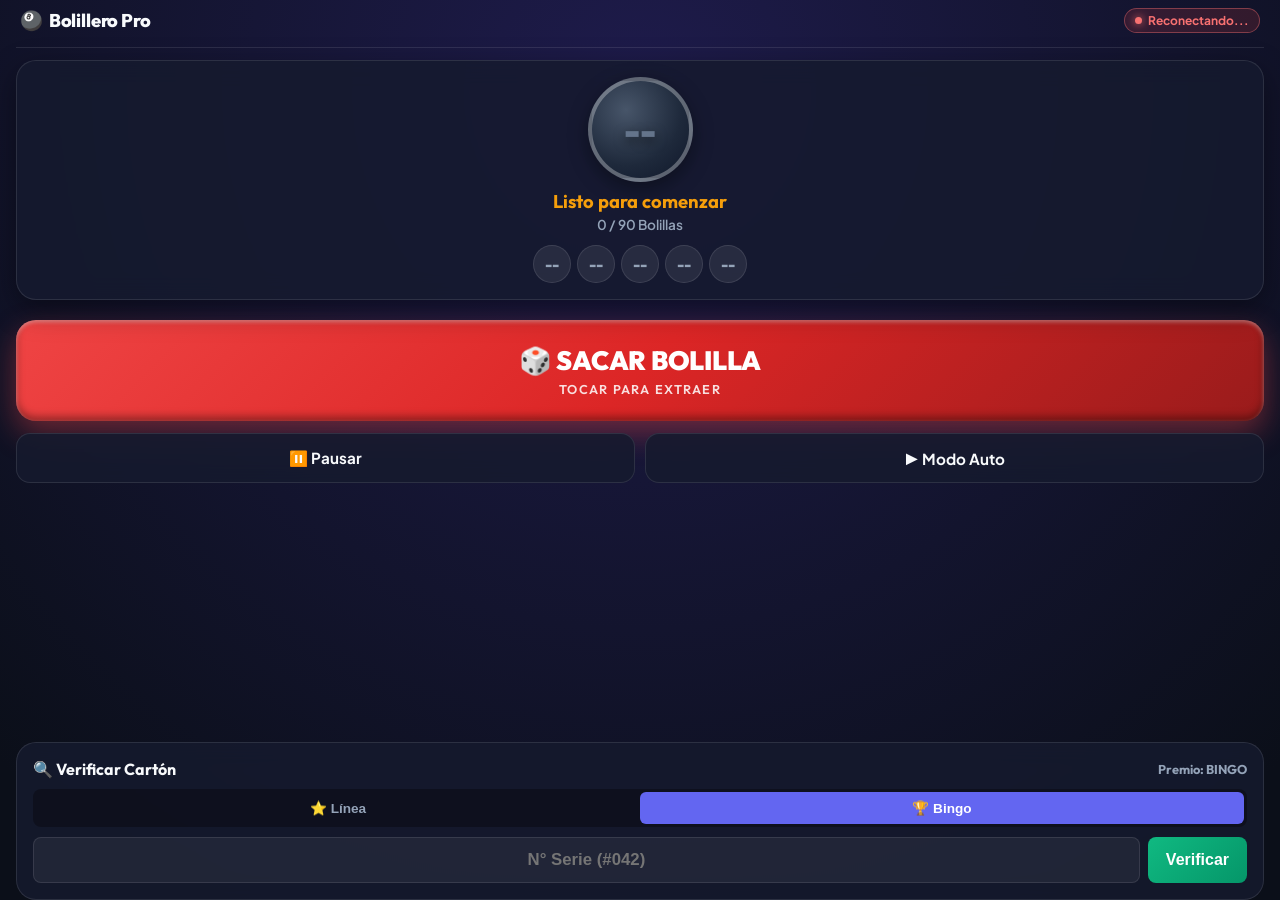
<file: nuevo_sistema/remoto.html>
<!DOCTYPE html>
<html lang="es">
<head>
  <meta charset="UTF-8">
  <meta name="viewport" content="width=device-width, initial-scale=1.0, viewport-fit=cover">
  <meta name="apple-mobile-web-app-capable" content="yes">
  <meta name="apple-mobile-web-app-status-bar-style" content="black-translucent">
  <title>📱 Control Remoto - Bolillero Digital Pro</title>
  <link rel="preconnect" href="https://fonts.googleapis.com">
  <link rel="preconnect" href="https://fonts.gstatic.com" crossorigin>
  <link href="https://fonts.googleapis.com/css2?family=Outfit:wght@400;600;700;900&family=Plus+Jakarta+Sans:wght@400;500;600;700&display=swap" rel="stylesheet">
  <style>
    :root {
      --bg-dark: #0b0f19;
      --panel-bg: rgba(22, 27, 46, 0.85);
      --panel-border: rgba(255, 255, 255, 0.1);
      --primary: #6366f1;
      --primary-glow: rgba(99, 102, 241, 0.4);
      --accent: #f59e0b;
      --success: #10b981;
      --danger: #ef4444;
      --danger-glow: rgba(239, 68, 68, 0.4);
      --text-main: #f8fafc;
      --text-muted: #94a3b8;
      --radius-sm: 8px;
      --radius-md: 14px;
      --radius-lg: 20px;
    }

    * {
      box-sizing: border-box;
      margin: 0;
      padding: 0;
      -webkit-tap-highlight-color: transparent;
      touch-action: manipulation;
    }

    body {
      font-family: 'Plus Jakarta Sans', sans-serif;
      background: radial-gradient(circle at 50% 10%, #1e1b4b 0%, #0b0f19 90%);
      color: var(--text-main);
      min-height: 100vh;
      display: flex;
      flex-direction: column;
      padding: env(safe-area-inset-top, 12px) 16px env(safe-area-inset-bottom, 16px) 16px;
      -webkit-user-select: none;
      user-select: none;
    }

    /* Cabecera del control */
    .remote-header {
      display: flex;
      justify-content: space-between;
      align-items: center;
      padding: 8px 4px 14px 4px;
      border-bottom: 1px solid var(--panel-border);
    }

    .brand-title {
      font-family: 'Outfit', sans-serif;
      font-size: 1.15rem;
      font-weight: 800;
      letter-spacing: -0.01em;
      display: flex;
      align-items: center;
      gap: 6px;
    }

    .status-badge {
      display: inline-flex;
      align-items: center;
      gap: 6px;
      padding: 4px 10px;
      border-radius: 999px;
      font-size: 0.75rem;
      font-weight: 700;
      background: rgba(255, 255, 255, 0.08);
      border: 1px solid var(--panel-border);
    }

    .status-badge.connected {
      color: #34d399;
      border-color: rgba(52, 211, 153, 0.4);
      background: rgba(16, 185, 129, 0.15);
    }

    .status-badge.disconnected {
      color: #f87171;
      border-color: rgba(248, 113, 113, 0.4);
      background: rgba(239, 68, 68, 0.15);
    }

    .status-badge .dot {
      width: 7px;
      height: 7px;
      border-radius: 50%;
      background: currentColor;
      box-shadow: 0 0 8px currentColor;
    }

    /* Tarjeta de Bolilla Actual */
    .live-ball-card {
      background: var(--panel-bg);
      border: 1px solid var(--panel-border);
      border-radius: var(--radius-lg);
      padding: 16px;
      margin: 12px 0;
      display: flex;
      flex-direction: column;
      align-items: center;
      position: relative;
      box-shadow: 0 10px 30px rgba(0, 0, 0, 0.4);
      -webkit-backdrop-filter: blur(12px);
      backdrop-filter: blur(12px);
    }

    .ball-sphere-preview {
      width: 105px;
      height: 105px;
      border-radius: 50%;
      background: radial-gradient(circle at 35% 30%, #ff8a8a 0%, #dc2626 50%, #991b1b 90%);
      box-shadow: 0 12px 30px var(--danger-glow),
                  inset 0 -8px 15px rgba(0,0,0,0.5),
                  inset 0 6px 12px rgba(255,255,255,0.6);
      border: 4px solid rgba(255, 255, 255, 0.3);
      display: flex;
      align-items: center;
      justify-content: center;
      font-family: 'Outfit', sans-serif;
      font-size: 3.4rem;
      font-weight: 900;
      color: #ffffff;
      text-shadow: 0 4px 12px rgba(0, 0, 0, 0.6);
      transition: all 0.3s;
    }

    .ball-sphere-preview.empty {
      background: radial-gradient(circle at 35% 30%, #475569 0%, #1e293b 60%, #0f172a 100%);
      color: #64748b;
      font-size: 2.2rem;
      box-shadow: 0 6px 20px rgba(0,0,0,0.4);
    }

    .ball-sphere-preview.pop {
      animation: popAnim 0.35s cubic-bezier(0.34, 1.56, 0.64, 1);
    }

    @keyframes popAnim {
      0% { transform: scale(0.6); }
      70% { transform: scale(1.15); }
      100% { transform: scale(1); }
    }

    .ball-nickname {
      font-family: 'Outfit', sans-serif;
      font-size: 1.15rem;
      font-weight: 700;
      color: var(--accent);
      margin-top: 8px;
      text-align: center;
      min-height: 1.5rem;
    }

    .ball-counter {
      font-size: 0.85rem;
      font-weight: 600;
      color: var(--text-muted);
      margin-top: 2px;
    }

    /* Barra de últimas 5 */
    .last-five-row {
      display: flex;
      gap: 6px;
      margin-top: 12px;
      width: 100%;
      justify-content: center;
      align-items: center;
    }

    .mini-ball {
      width: 38px;
      height: 38px;
      border-radius: 50%;
      background: rgba(255, 255, 255, 0.08);
      border: 1px solid var(--panel-border);
      display: flex;
      align-items: center;
      justify-content: center;
      font-family: 'Outfit', sans-serif;
      font-size: 1rem;
      font-weight: 800;
      color: var(--text-muted);
    }

    .mini-ball.active {
      background: linear-gradient(135deg, var(--primary), #4338ca);
      color: #fff;
      border-color: rgba(99, 102, 241, 0.5);
      box-shadow: 0 4px 10px rgba(99, 102, 241, 0.3);
    }

    /* BOTÓN GIGANTE PARA SACAR BOLILLA */
    .draw-section {
      margin: 8px 0 16px 0;
      display: flex;
      flex-direction: column;
      gap: 12px;
    }

    .btn-draw-giant {
      width: 100%;
      padding: 24px 16px;
      border-radius: var(--radius-lg);
      border: none;
      background: linear-gradient(135deg, #ef4444 0%, #dc2626 50%, #991b1b 100%);
      color: #ffffff;
      font-family: 'Outfit', sans-serif;
      font-size: 1.65rem;
      font-weight: 900;
      letter-spacing: -0.01em;
      box-shadow: 0 12px 30px var(--danger-glow),
                  inset 0 2px 4px rgba(255,255,255,0.4),
                  inset 0 -4px 8px rgba(0,0,0,0.4);
      cursor: pointer;
      display: flex;
      flex-direction: column;
      align-items: center;
      justify-content: center;
      gap: 4px;
      transition: transform 0.1s ease, filter 0.15s;
    }

    .btn-draw-giant:active {
      transform: scale(0.96);
      filter: brightness(0.9);
    }

    .btn-draw-giant span.sub {
      font-size: 0.8rem;
      font-weight: 600;
      text-transform: uppercase;
      letter-spacing: 0.1em;
      opacity: 0.85;
    }

    /* Fila de controles secundarios */
    .secondary-controls {
      display: grid;
      grid-template-columns: 1fr 1fr;
      gap: 10px;
    }

    .btn-remote {
      padding: 14px 12px;
      border-radius: var(--radius-md);
      border: 1px solid var(--panel-border);
      background: var(--panel-bg);
      color: var(--text-main);
      font-family: 'Plus Jakarta Sans', sans-serif;
      font-size: 0.95rem;
      font-weight: 700;
      display: flex;
      align-items: center;
      justify-content: center;
      gap: 6px;
      cursor: pointer;
      -webkit-backdrop-filter: blur(10px);
      backdrop-filter: blur(10px);
      transition: all 0.15s;
    }

    .btn-remote:active {
      transform: scale(0.96);
      background: rgba(255, 255, 255, 0.1);
    }

    .btn-remote.active {
      background: var(--primary);
      border-color: var(--primary);
      color: #fff;
      box-shadow: 0 4px 15px var(--primary-glow);
    }

    .btn-remote.paused {
      background: var(--accent);
      border-color: var(--accent);
      color: #0f172a;
    }

    /* Pestaña / Sección Verificador */
    .verify-section {
      background: var(--panel-bg);
      border: 1px solid var(--panel-border);
      border-radius: var(--radius-lg);
      padding: 16px;
      margin-top: auto;
      -webkit-backdrop-filter: blur(12px);
      backdrop-filter: blur(12px);
    }

    .verify-title {
      font-family: 'Outfit', sans-serif;
      font-size: 1rem;
      font-weight: 700;
      margin-bottom: 10px;
      display: flex;
      justify-content: space-between;
      align-items: center;
    }

    .verify-target-badge {
      font-size: 0.8rem;
      color: var(--text-muted);
    }

    .target-toggle-mobile {
      display: flex;
      background: rgba(0, 0, 0, 0.3);
      padding: 3px;
      border-radius: var(--radius-sm);
      margin-bottom: 10px;
    }

    .target-toggle-mobile button {
      flex: 1;
      padding: 8px;
      border-radius: 6px;
      border: none;
      background: transparent;
      color: var(--text-muted);
      font-size: 0.85rem;
      font-weight: 700;
      cursor: pointer;
    }

    .target-toggle-mobile button.active {
      background: var(--primary);
      color: #fff;
    }

    .verify-input-wrap {
      display: flex;
      gap: 8px;
    }

    .verify-input-wrap input {
      flex: 1;
      padding: 12px 14px;
      border-radius: var(--radius-sm);
      border: 1px solid var(--panel-border);
      background: rgba(255, 255, 255, 0.06);
      color: #fff;
      font-size: 1.05rem;
      font-weight: 700;
      outline: none;
      text-align: center;
    }

    .verify-input-wrap button {
      padding: 12px 18px;
      border-radius: var(--radius-sm);
      border: none;
      background: linear-gradient(135deg, var(--success), #059669);
      color: #fff;
      font-weight: 700;
      font-size: 1rem;
      cursor: pointer;
    }

    /* Modal / Feedback de Verificación */
    .verify-mobile-result {
      margin-top: 10px;
      padding: 10px;
      border-radius: var(--radius-sm);
      font-size: 0.9rem;
      display: none;
    }

    .verify-mobile-result.winner {
      display: block;
      background: rgba(16, 185, 129, 0.2);
      border: 1px solid var(--success);
      color: #34d399;
      text-align: center;
      font-weight: 700;
    }

    .verify-mobile-result.no-winner {
      display: block;
      background: rgba(239, 68, 68, 0.2);
      border: 1px solid var(--danger);
      color: #f87171;
      text-align: center;
      font-weight: 600;
    }
  </style>
</head>
<body>

  <!-- Cabecera -->
  <header class="remote-header">
    <div class="brand-title">
      <span>🎱</span> Bolillero Pro
    </div>
    <div class="status-badge disconnected" id="connectionStatusBadge">
      <span class="dot"></span> Conectando...
    </div>
  </header>

  <!-- Tarjeta Bolilla Actual -->
  <section class="live-ball-card">
    <div class="ball-sphere-preview empty" id="remoteBallSphere">
      <span id="remoteBallText">--</span>
    </div>
    <div class="ball-nickname" id="remoteBallNick">Listo para comenzar</div>
    <div class="ball-counter" id="remoteCounterText">0 / 90 Bolillas</div>

    <!-- Últimas 5 -->
    <div class="last-five-row">
      <div class="mini-ball" id="rm-last-1">--</div>
      <div class="mini-ball" id="rm-last-2">--</div>
      <div class="mini-ball" id="rm-last-3">--</div>
      <div class="mini-ball" id="rm-last-4">--</div>
      <div class="mini-ball" id="rm-last-5">--</div>
    </div>
  </section>

  <!-- Control Táctil Gigante -->
  <section class="draw-section">
    <button class="btn-draw-giant" id="btnRemoteDraw" onclick="actionDrawBall()">
      🎲 SACAR BOLILLA
      <span class="sub">Tocar para extraer</span>
    </button>

    <div class="secondary-controls">
      <button class="btn-remote" id="btnRemotePause" onclick="actionTogglePause()">
        ⏸️ Pausar
      </button>
      <button class="btn-remote" id="btnRemoteAuto" onclick="actionToggleAuto()">
        ▶️ Modo Auto
      </button>
    </div>
  </section>

  <!-- Verificador Móvil -->
  <section class="verify-section">
    <div class="verify-title">
      <span>🔍 Verificar Cartón</span>
      <span class="verify-target-badge" id="verifyTargetLabel">Premio: BINGO</span>
    </div>

    <div class="target-toggle-mobile">
      <button type="button" id="tabMobileLine" onclick="setMobileTarget('line')">⭐ Línea</button>
      <button type="button" class="active" id="tabMobileBingo" onclick="setMobileTarget('bingo')">🏆 Bingo</button>
    </div>

    <div class="verify-input-wrap">
      <input type="text" id="mobileSerialInput" placeholder="N° Serie (#042)" onkeydown="if(event.key==='Enter') actionVerifyCard()">
      <button type="button" onclick="actionVerifyCard()">Verificar</button>
    </div>

    <div class="verify-mobile-result" id="mobileVerifyFeedback"></div>
  </section>

  <!-- Scripts -->
  <script src="js/remote-client.js"></script>
  <script src="js/voz.js"></script>
  <script>
    let currentTarget = 'bingo';
    let isPaused = false;
    let isAuto = false;
    const voiceEngine = new VoiceEngine();

    function setMobileTarget(target) {
      currentTarget = target;
      document.getElementById('tabMobileLine').classList.toggle('active', target === 'line');
      document.getElementById('tabMobileBingo').classList.toggle('active', target === 'bingo');
      document.getElementById('verifyTargetLabel').textContent = target === 'line' ? 'Premio: LÍNEA' : 'Premio: BINGO';
    }

    function actionDrawBall() {
      if (navigator.vibrate) navigator.vibrate([30, 20, 40]);
      window.remoteClient?.sendCommand('DRAW_BALL');
    }

    function actionTogglePause() {
      if (navigator.vibrate) navigator.vibrate(30);
      window.remoteClient?.sendCommand('TOGGLE_PAUSE');
    }

    function actionToggleAuto() {
      if (navigator.vibrate) navigator.vibrate(30);
      window.remoteClient?.sendCommand('TOGGLE_AUTO');
    }

    function actionVerifyCard() {
      const input = document.getElementById('mobileSerialInput');
      const serial = input ? input.value.trim() : '';
      if (!serial) return;

      if (navigator.vibrate) navigator.vibrate(40);
      const feedback = document.getElementById('mobileVerifyFeedback');
      if (feedback) {
        feedback.className = 'verify-mobile-result';
        feedback.style.display = 'block';
        feedback.textContent = 'Verificando cartón...';
      }

      window.remoteClient?.sendCommand('VERIFY_CARD', {
        serial: serial,
        target: currentTarget
      });
    }

    // Escuchar actualizaciones del servidor / bolillero
    window.remoteClient?.onMessage((msg) => {
      if (!msg) return;

      if (msg.type === 'INIT_STATE' || msg.type === 'STATE_SYNC' || msg.type === 'DRAW_BALL') {
        const state = msg.payload || {};
        updateMobileUI(state);
      } else if (msg.type === 'VERIFY_RESULT') {
        renderVerifyResult(msg);
      }
    });

    function updateMobileUI(state) {
      const called = state.called || [];
      const lastFive = state.lastFive || [];
      const lastDrawn = state.lastDrawn !== undefined && state.lastDrawn !== null 
        ? state.lastDrawn 
        : (called.length > 0 ? called[called.length - 1] : null);
      const total = state.totalNumbers || 90;

      // Actualizar Bolilla Actual
      const sphere = document.getElementById('remoteBallSphere');
      const text = document.getElementById('remoteBallText');
      const nick = document.getElementById('remoteBallNick');
      const counter = document.getElementById('remoteCounterText');

      if (lastDrawn !== null) {
        sphere.className = 'ball-sphere-preview pop';
        text.textContent = String(lastDrawn).padStart(2, '0');
        const nickStr = voiceEngine.nicknames[lastDrawn];
        nick.textContent = nickStr ? `“${nickStr.toUpperCase()}”` : `Número ${lastDrawn}`;
      } else {
        sphere.className = 'ball-sphere-preview empty';
        text.textContent = '--';
        nick.textContent = 'Listo para comenzar';
      }

      counter.textContent = `${called.length} / ${total} Bolillas Extraídas`;

      // Actualizar últimas 5
      for (let i = 1; i <= 5; i++) {
        const el = document.getElementById(`rm-last-${i}`);
        if (el) {
          if (i <= lastFive.length) {
            el.textContent = String(lastFive[i - 1]).padStart(2, '0');
            el.classList.add('active');
          } else {
            el.textContent = '--';
            el.classList.remove('active');
          }
        }
      }

      // Actualizar botón de Pausa
      isPaused = !!state.isPaused;
      const pauseBtn = document.getElementById('btnRemotePause');
      if (pauseBtn) {
        pauseBtn.classList.toggle('paused', isPaused);
        pauseBtn.innerHTML = isPaused ? '▶️ Reanudar' : '⏸️ Pausar';
      }

      // Actualizar botón Auto
      isAuto = !!state.autoInterval;
      const autoBtn = document.getElementById('btnRemoteAuto');
      if (autoBtn) {
        autoBtn.classList.toggle('active', isAuto);
        autoBtn.innerHTML = isAuto ? '⏹️ Detener Auto' : '▶️ Modo Auto';
      }
    }

    function renderVerifyResult(msg) {
      const feedback = document.getElementById('mobileVerifyFeedback');
      if (!feedback) return;

      if (!msg.result && !msg.card) {
        feedback.className = 'verify-mobile-result no-winner';
        feedback.textContent = `❌ ${msg.error || 'Cartón no encontrado'}`;
        return;
      }

      const res = msg.result;
      const serial = msg.serial;
      const target = msg.target === 'line' ? 'LÍNEA' : 'BINGO';

      if (res.isWinner) {
        feedback.className = 'verify-mobile-result winner';
        feedback.innerHTML = `🏆 ¡¡GANADOR DE ${target}!!<br>Cartón ${serial} tiene ${res.matchesCount} números completados.`;
        if (navigator.vibrate) navigator.vibrate([100, 50, 100, 50, 200]);
      } else {
        feedback.className = 'verify-mobile-result no-winner';
        feedback.innerHTML = `❌ Cartón ${serial}: Aún faltan ${res.missingCount} números para ${target}.`;
      }
    }
  </script>
</body>
</html>
</file>
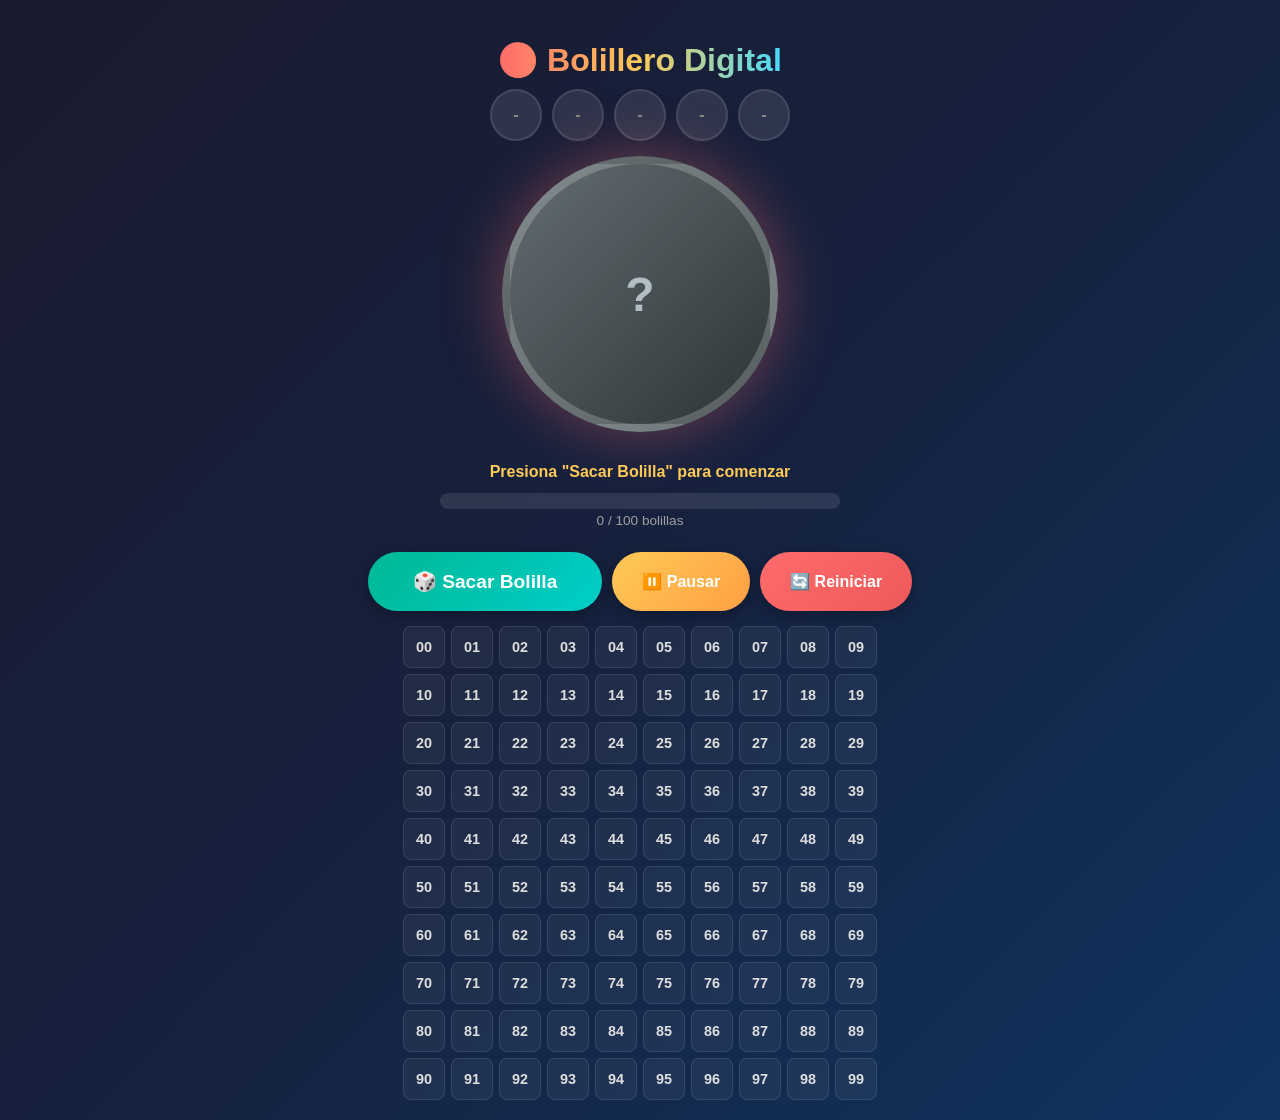
<file: versiones_anteriores/bolillero-min.html>
<!DOCTYPE html>
<html lang="es">
<head>
<meta charset="UTF-8">
<title>🎱 Bolillero</title>
<style>
body { font-family: Arial; background: linear-gradient(135deg, #1a1a2e, #16213e, #0f3460); color: #fff; display: flex; flex-direction: column; align-items: center; padding: 20px; min-height: 100vh; margin: 0; }
h1 { margin-bottom: 10px; background: linear-gradient(90deg, #ff6b6b, #feca57, #48dbfb); -webkit-background-clip: text; -webkit-text-fill-color: transparent; }
.big { width: 260px; height: 260px; border-radius: 50%; background: linear-gradient(135deg, #ff6b6b, #ee5a5a); display: flex; align-items: center; justify-content: center; font-size: 7rem; font-weight: 900; color: #fff; border: 8px solid rgba(255,255,255,0.2); box-shadow: 0 0 60px rgba(255,107,107,0.4); margin-bottom: 15px; }
.big.empty { background: linear-gradient(135deg, #636e72, #2d3436); font-size: 3rem; color: #b2bec3; }
.controls { display: flex; gap: 10px; margin-bottom: 15px; flex-wrap: wrap; justify-content: center; }
button { padding: 15px 30px; border: none; border-radius: 50px; font-size: 1rem; font-weight: bold; cursor: pointer; color: #fff; box-shadow: 0 4px 15px rgba(0,0,0,0.3); }
button:hover { transform: translateY(-2px); }
.draw { background: linear-gradient(135deg, #00b894, #00cec9); font-size: 1.2rem; padding: 18px 45px; }
.reset { background: linear-gradient(135deg, #ff6b6b, #ee5a5a); }
.pause { background: linear-gradient(135deg, #feca57, #ff9f43); }
.last { display: flex; gap: 10px; margin-bottom: 15px; }
.last div { width: 48px; height: 48px; border-radius: 50%; display: flex; align-items: center; justify-content: center; font-weight: bold; background: rgba(255,255,255,0.1); color: #888; border: 2px solid rgba(255,255,255,0.1); transition: all 0.3s; }
.last div.on { color: #fff; transform: scale(1.1); }
.grid { display: grid; grid-template-columns: repeat(10, 1fr); gap: 6px; max-width: 480px; }
.grid div { width: 40px; height: 40px; display: flex; align-items: center; justify-content: center; font-size: 0.9rem; font-weight: bold; border-radius: 8px; background: rgba(255,255,255,0.05); border: 1px solid rgba(255,255,255,0.1); color: #ddd; transition: all 0.3s; }
.grid div.called { background: linear-gradient(135deg, #00b894, #00cec9); color: #fff; border-color: #00cec9; box-shadow: 0 0 10px rgba(0,206,201,0.4); }
.grid div.last { background: linear-gradient(135deg, #ff6b6b, #ee5a5a); box-shadow: 0 0 15px rgba(255,107,107,0.6); animation: pulse 1s infinite; }
@keyframes pulse { 0%,100% { transform: scale(1); } 50% { transform: scale(1.08); } }
.status { color: #feca57; margin-bottom: 10px; min-height: 20px; font-weight: bold; }
.prog { width: 100%; max-width: 400px; margin-bottom: 10px; }
.prog-bar { width: 100%; height: 16px; background: rgba(255,255,255,0.1); border-radius: 10px; overflow: hidden; }
.prog-fill { height: 100%; width: 0%; background: linear-gradient(90deg, #00b894, #00cec9); border-radius: 10px; transition: width 0.5s; }
.prog-text { text-align: center; color: #a0a0a0; font-size: 0.85rem; margin-top: 4px; }
</style>
</head>
<body>
<h1>🎱 Bolillero Digital</h1>
<div class="last" id="lastBar">
  <div id="l1">-</div><div id="l2">-</div><div id="l3">-</div><div id="l4">-</div><div id="l5">-</div>
</div>
<div class="big empty" id="bigNum">?</div>
<p class="status" id="status">Presiona "Sacar Bolilla" para comenzar</p>
<div class="prog">
  <div class="prog-bar"><div class="prog-fill" id="progFill"></div></div>
  <p class="prog-text" id="progText">0 / 100 bolillas</p>
</div>
<div class="controls">
  <button class="draw" onclick="draw()">🎲 Sacar Bolilla</button>
  <button class="pause" onclick="togglePause()">⏸️ Pausar</button>
  <button class="reset" onclick="reset()">🔄 Reiniciar</button>
</div>
<div class="grid" id="grid"></div>

<script>
var numbers = [], called = [], lastFive = [], isPaused = false, isDrawing = false;

function init() {
  numbers = [];
  for (var i = 0; i < 100; i++) numbers.push(i);
  createGrid();
  updateDisplay();
}

function createGrid() {
  var g = document.getElementById('grid');
  g.innerHTML = '';
  for (var i = 0; i < 100; i++) {
    var d = document.createElement('div');
    d.id = 'c' + i;
    d.textContent = String(i).padStart(2, '0');
    g.appendChild(d);
  }
}

function draw() {
  if (isPaused || isDrawing || called.length >= 100) {
    if (called.length >= 100) document.getElementById('status').textContent = '¡Todas las bolillas salieron!';
    return;
  }
  isDrawing = true;
  var big = document.getElementById('bigNum');
  big.classList.remove('empty');
  big.classList.add('shake');
  document.getElementById('status').textContent = '🎲 Revolviendo...';

  var cnt = 0;
  var interval = setInterval(function() {
    big.textContent = String(Math.floor(Math.random() * 100)).padStart(2, '0');
    cnt++;
    if (cnt > 12) {
      clearInterval(interval);
      finalize();
    }
  }, 70);
}

function finalize() {
  var avail = [];
  for (var i = 0; i < 100; i++) {
    if (called.indexOf(i) === -1) avail.push(i);
  }
  if (avail.length === 0) { isDrawing = false; return; }
  var drawn = avail[Math.floor(Math.random() * avail.length)];
  called.push(drawn);
  lastFive.unshift(drawn);
  if (lastFive.length > 5) lastFive.pop();

  var big = document.getElementById('bigNum');
  big.classList.remove('shake');
  big.textContent = String(drawn).padStart(2, '0');

  updateDisplay();
  document.getElementById('status').textContent = '¡Bolilla ' + String(drawn).padStart(2, '0') + ' salió!';
  isDrawing = false;
}

function updateDisplay() {
  // grid
  var all = document.querySelectorAll('.grid div');
  for (var i = 0; i < all.length; i++) {
    all[i].classList.remove('called', 'last');
  }
  for (var i = 0; i < called.length; i++) {
    var el = document.getElementById('c' + called[i]);
    if (el) {
      el.classList.add('called');
      if (i === called.length - 1) el.classList.add('last');
    }
  }
  // last five
  for (var i = 1; i <= 5; i++) {
    var el = document.getElementById('l' + i);
    if (i <= lastFive.length) {
      el.textContent = String(lastFive[i - 1]).padStart(2, '0');
      el.classList.add('on');
    } else {
      el.textContent = '-';
      el.classList.remove('on');
    }
  }
  // progress
  var pct = (called.length / 100) * 100;
  document.getElementById('progFill').style.width = pct + '%';
  document.getElementById('progText').textContent = called.length + ' / 100 bolillas';
}

function togglePause() {
  isPaused = !isPaused;
  document.getElementById('status').textContent = isPaused ? '⏸️ Juego pausado' : '▶️ Juego reanudado';
}

function reset() {
  if (!confirm('¿Reiniciar?')) return;
  called = [];
  lastFive = [];
  isPaused = false;
  isDrawing = false;
  document.getElementById('bigNum').textContent = '?';
  document.getElementById('bigNum').classList.add('empty');
  document.getElementById('status').textContent = 'Presiona "Sacar Bolilla" para comenzar';
  updateDisplay();
}

// keyboard
document.addEventListener('keydown', function(e) {
  if (e.code === 'Space' && !isDrawing && !isPaused && called.length < 100) {
    e.preventDefault();
    draw();
  }
});

init();
</script>
</body>
</html>
</file>
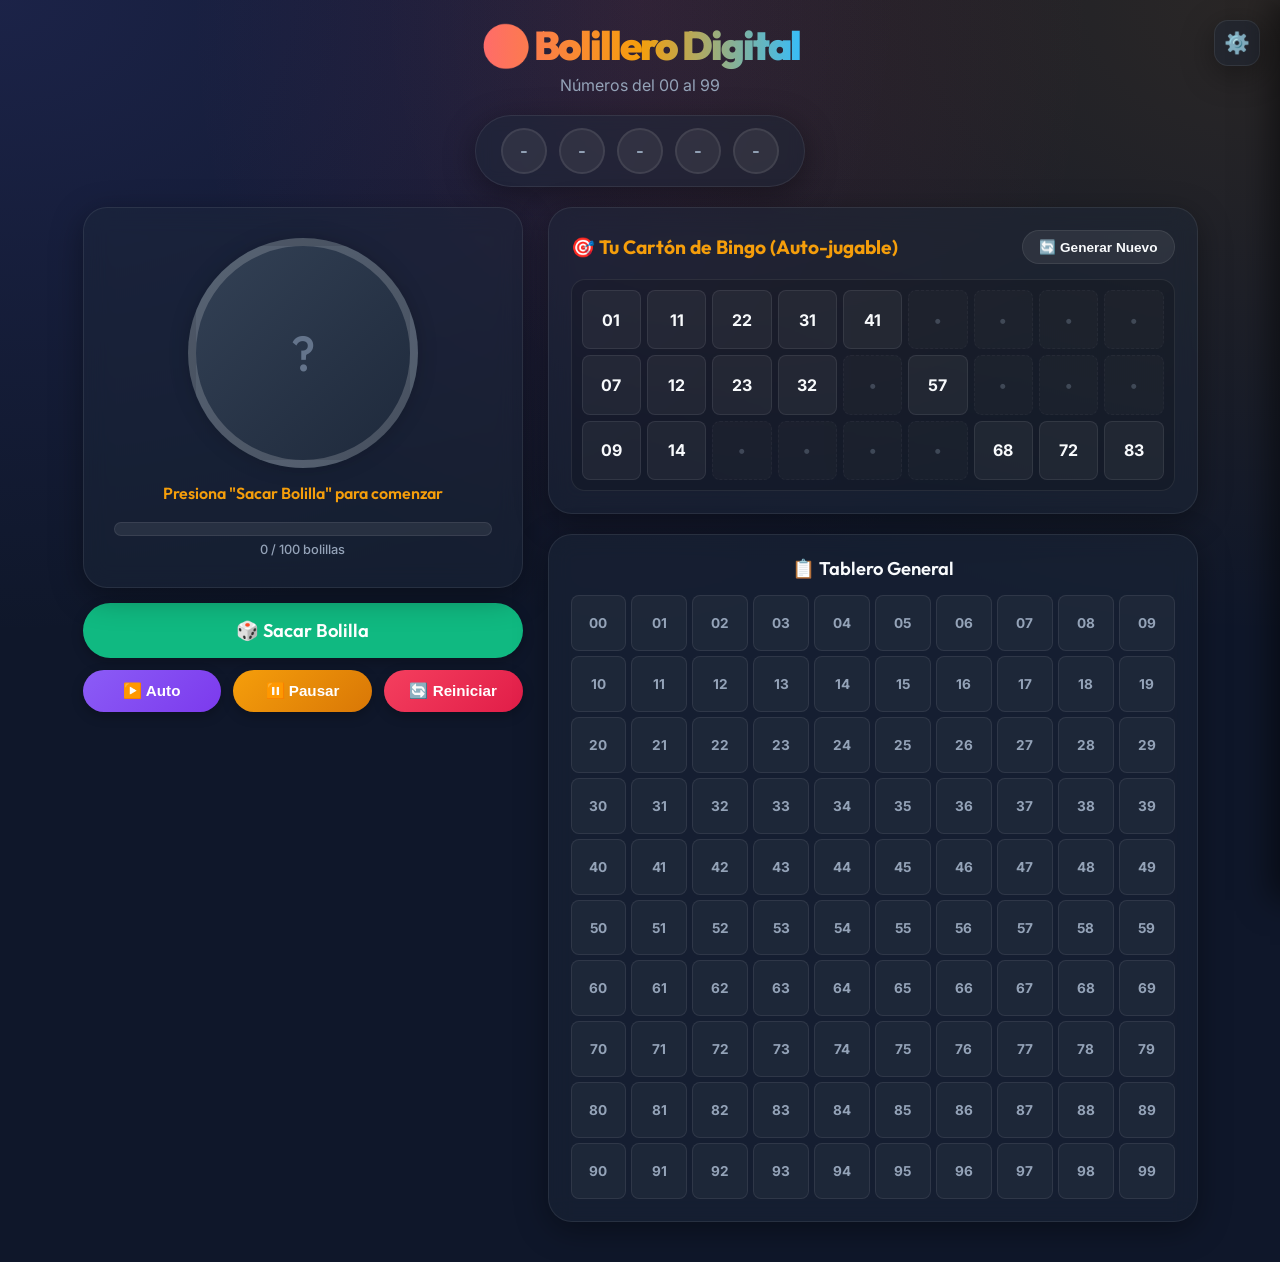
<file: versiones_anteriores/bolillero-premium.html>
<!DOCTYPE html>
<html lang="es">
<head>
<meta charset="UTF-8">
<meta name="viewport" content="width=device-width, initial-scale=1.0">
<title>🎱 Bolillero Digital Premium</title>
<!-- Google Fonts -->
<link rel="preconnect" href="https://fonts.googleapis.com">
<link rel="preconnect" href="https://fonts.gstatic.com" crossorigin>
<link href="https://fonts.googleapis.com/css2?family=Inter:wght@300;400;500;600;700&family=Outfit:wght@500;700;900&display=swap" rel="stylesheet">

<style>
  :root {
    --bg-main: #0f172a;
    --card-bg: rgba(30, 41, 59, 0.45);
    --card-border: rgba(255, 255, 255, 0.08);
    --text-primary: #f8fafc;
    --text-muted: #94a3b8;
    
    --color-primary: #6366f1; /* Indigo */
    --color-primary-hover: #4f46e5;
    --color-success: #10b981; /* Emerald */
    --color-success-hover: #059669;
    --color-accent: #f59e0b; /* Amber */
    --color-accent-hover: #d97706;
    --color-danger: #f43f5e; /* Rose */
    --color-danger-hover: #e11d48;
    
    --shadow-premium: 0 8px 32px 0 rgba(0, 0, 0, 0.37);
  }

  body.light {
    --bg-main: #f1f5f9;
    --card-bg: rgba(255, 255, 255, 0.65);
    --card-border: rgba(15, 23, 42, 0.08);
    --text-primary: #0f172a;
    --text-muted: #64748b;
    
    --color-primary: #4f46e5;
    --color-success: #059669;
    --color-accent: #d97706;
    --color-danger: #e11d48;
  }

  * {
    box-sizing: border-box;
    margin: 0;
    padding: 0;
  }

  body {
    font-family: 'Inter', sans-serif;
    background: var(--bg-main);
    background-image: radial-gradient(at 0% 0%, rgba(99, 102, 241, 0.15) 0px, transparent 50%),
                      radial-gradient(at 50% 0%, rgba(244, 63, 94, 0.1) 0px, transparent 50%),
                      radial-gradient(at 100% 0%, rgba(245, 158, 11, 0.12) 0px, transparent 50%);
    background-attachment: fixed;
    color: var(--text-primary);
    display: flex;
    flex-direction: column;
    align-items: center;
    padding: 20px;
    min-height: 100vh;
    transition: background 0.3s, color 0.3s;
  }

  h1 {
    font-family: 'Outfit', sans-serif;
    font-weight: 900;
    margin-bottom: 5px;
    background: linear-gradient(90deg, #ff6b6b, #f59e0b, #38bdf8);
    -webkit-background-clip: text;
    -webkit-text-fill-color: transparent;
    background-clip: text;
    font-size: 2.5rem;
    letter-spacing: -0.05em;
    text-align: center;
  }
  
  .sub {
    color: var(--text-muted);
    margin-bottom: 20px;
    font-size: 1rem;
    font-weight: 400;
  }

  /* Config button */
  .config-btn {
    position: fixed;
    top: 20px;
    right: 20px;
    width: 46px;
    height: 46px;
    border-radius: 14px;
    background: var(--card-bg);
    border: 1px solid var(--card-border);
    color: var(--text-primary);
    font-size: 1.3rem;
    cursor: pointer;
    z-index: 100;
    display: flex;
    align-items: center;
    justify-content: center;
    box-shadow: var(--shadow-premium);
    transition: all 0.3s cubic-bezier(0.4, 0, 0.2, 1);
    backdrop-filter: blur(8px);
    -webkit-backdrop-filter: blur(8px);
  }
  .config-btn:hover {
    transform: rotate(45deg) scale(1.05);
    background: var(--color-accent);
    color: #1e293b;
    border-color: transparent;
  }

  /* Drawer */
  .drawer-overlay {
    position: fixed;
    inset: 0;
    background: rgba(0, 0, 0, 0.4);
    backdrop-filter: blur(4px);
    -webkit-backdrop-filter: blur(4px);
    z-index: 200;
    opacity: 0;
    visibility: hidden;
    transition: all 0.3s ease;
  }
  .drawer-overlay.open {
    opacity: 1;
    visibility: visible;
  }
  .drawer {
    position: fixed;
    top: 0;
    right: 0;
    width: 350px;
    max-width: 90vw;
    height: 100%;
    background: rgba(15, 23, 42, 0.85);
    backdrop-filter: blur(20px) saturate(180%);
    -webkit-backdrop-filter: blur(20px) saturate(180%);
    border-left: 1px solid var(--card-border);
    z-index: 201;
    transform: translateX(100%);
    transition: transform 0.4s cubic-bezier(0.16, 1, 0.3, 1);
    padding: 25px;
    overflow-y: auto;
    color: #f8fafc;
    box-shadow: -10px 0 30px rgba(0,0,0,0.5);
  }
  body.light .drawer {
    background: rgba(241, 245, 249, 0.9);
    color: #0f172a;
  }
  .drawer.open {
    transform: translateX(0);
  }
  .drawer h3 {
    font-family: 'Outfit', sans-serif;
    color: var(--color-accent);
    margin-bottom: 15px;
    font-size: 1.25rem;
    font-weight: 700;
  }
  .drawer-section {
    margin-bottom: 25px;
    padding-bottom: 20px;
    border-bottom: 1px solid var(--card-border);
  }
  .drawer-row {
    display: flex;
    align-items: center;
    gap: 10px;
    margin-bottom: 12px;
    flex-wrap: wrap;
  }
  .drawer-row label {
    font-size: 0.85rem;
    color: var(--text-muted);
    min-width: 70px;
    font-weight: 500;
  }
  .drawer-row select, .drawer-row input[type="text"] {
    flex: 1;
    padding: 8px 12px;
    border-radius: 8px;
    border: 1px solid var(--card-border);
    background: rgba(255, 255, 255, 0.07);
    color: var(--text-primary);
    font-size: 0.85rem;
    outline: none;
    transition: border 0.3s;
  }
  body.light .drawer-row select, body.light .drawer-row input[type="text"] {
    background: rgba(15, 23, 42, 0.05);
  }
  .drawer-row select:focus, .drawer-row input[type="text"]:focus {
    border-color: var(--color-primary);
  }
  .drawer-row input[type="range"] {
    flex: 1;
    accent-color: var(--color-accent);
    cursor: pointer;
  }
  .drawer-row .val {
    font-size: 0.8rem;
    color: var(--color-accent);
    min-width: 35px;
    text-align: right;
    font-weight: bold;
  }
  .toggle-btn {
    padding: 8px 16px;
    border-radius: 20px;
    border: 1px solid var(--card-border);
    background: rgba(255, 255, 255, 0.07);
    color: var(--text-primary);
    cursor: pointer;
    font-size: 0.85rem;
    font-weight: 600;
    transition: all 0.2s;
  }
  .toggle-btn.on {
    background: linear-gradient(135deg, var(--color-success), #00cec9);
    border-color: transparent;
    color: white;
  }
  .drawer-btn {
    width: 100%;
    padding: 11px;
    border-radius: 10px;
    border: none;
    color: #fff;
    font-weight: bold;
    cursor: pointer;
    margin-bottom: 10px;
    font-size: 0.9rem;
    transition: all 0.2s;
    display: flex;
    align-items: center;
    justify-content: center;
    gap: 8px;
  }
  .drawer-btn:hover {
    transform: translateY(-1px);
    filter: brightness(1.1);
  }
  .drawer-btn.green { background: linear-gradient(135deg, var(--color-success), #10b981); }
  .drawer-btn.blue { background: linear-gradient(135deg, var(--color-primary), #4f46e5); }
  .drawer-btn.gold { background: linear-gradient(135deg, var(--color-accent), #f59e0b); color: #1e293b; }
  .drawer-btn.red { background: linear-gradient(135deg, var(--color-danger), #f43f5e); }
  .drawer-btn.purple { background: linear-gradient(135deg, #8b5cf6, #7c3aed); }
  
  .file-wrap {
    position: relative;
    overflow: hidden;
    display: inline-block;
  }
  .file-wrap input {
    position: absolute;
    inset: 0;
    opacity: 0;
    cursor: pointer;
  }

  /* Last 5 list */
  .last {
    display: flex;
    gap: 12px;
    margin-bottom: 20px;
    padding: 12px 25px;
    background: var(--card-bg);
    border-radius: 40px;
    border: 1px solid var(--card-border);
    backdrop-filter: blur(8px);
    -webkit-backdrop-filter: blur(8px);
    box-shadow: var(--shadow-premium);
  }
  .last div {
    width: 46px;
    height: 46px;
    border-radius: 50%;
    display: flex;
    align-items: center;
    justify-content: center;
    font-size: 1.05rem;
    font-weight: 700;
    background: rgba(128, 128, 128, 0.15);
    color: var(--text-muted);
    border: 2px solid var(--card-border);
    transition: all 0.3s cubic-bezier(0.175, 0.885, 0.32, 1.275);
  }
  .last div.on {
    color: #fff;
    transform: scale(1.12);
    border-color: transparent;
  }
  .last div.on:nth-child(1) { background: linear-gradient(135deg, var(--color-danger), #f43f5e); box-shadow: 0 0 15px rgba(244,63,94,0.45); }
  .last div.on:nth-child(2) { background: linear-gradient(135deg, var(--color-accent), #f59e0b); box-shadow: 0 0 15px rgba(245,158,11,0.4); }
  .last div.on:nth-child(3) { background: linear-gradient(135deg, #38bdf8, #0ea5e9); box-shadow: 0 0 15px rgba(56,189,248,0.4); }
  .last div.on:nth-child(4) { background: linear-gradient(135deg, #ec4899, #db2777); box-shadow: 0 0 15px rgba(236,72,153,0.4); }
  .last div.on:nth-child(5) { background: linear-gradient(135deg, var(--color-primary), #4f46e5); box-shadow: 0 0 15px rgba(99,102,241,0.4); }

  /* Main Layout Grid */
  .main-wrap {
    display: flex;
    gap: 25px;
    align-items: flex-start;
    justify-content: center;
    width: 100%;
    max-width: 1200px;
    margin-bottom: 20px;
  }
  
  .left-col {
    display: flex;
    flex-direction: column;
    align-items: center;
    gap: 15px;
    flex: 1;
    max-width: 440px;
  }
  
  .right-col {
    display: flex;
    flex-direction: column;
    gap: 20px;
    flex: 1.3;
    max-width: 650px;
  }

  /* Big Glass Ball */
  .big-ball-outer {
    background: var(--card-bg);
    border: 1px solid var(--card-border);
    border-radius: 24px;
    padding: 30px;
    display: flex;
    flex-direction: column;
    align-items: center;
    width: 100%;
    backdrop-filter: blur(12px);
    -webkit-backdrop-filter: blur(12px);
    box-shadow: var(--shadow-premium);
  }
  
  .big {
    width: 230px;
    height: 230px;
    border-radius: 50%;
    background: linear-gradient(135deg, var(--color-danger), #be123c);
    display: flex;
    align-items: center;
    justify-content: center;
    font-size: 7.5rem;
    font-family: 'Outfit', sans-serif;
    font-weight: 900;
    color: #fff;
    text-shadow: 0 4px 15px rgba(0,0,0,0.35);
    box-shadow: 0 0 50px rgba(244,63,94,0.4), inset 0 0 30px rgba(255,255,255,0.25);
    border: 8px solid rgba(255,255,255,0.18);
    margin-bottom: 15px;
    transition: all 0.3s cubic-bezier(0.175, 0.885, 0.32, 1.275);
  }
  .big.empty {
    background: linear-gradient(135deg, #334155, #1e293b);
    font-size: 3rem;
    color: #64748b;
    box-shadow: 0 0 20px rgba(0,0,0,0.2);
    text-shadow: none;
    font-weight: 500;
  }
  .big.spin {
    animation: ballSpin 0.8s cubic-bezier(0.4, 0, 0.2, 1);
  }
  .big.reveal {
    animation: ballReveal 0.4s cubic-bezier(0.175, 0.885, 0.32, 1.275);
  }
  
  @keyframes ballSpin {
    0% { transform: scale(1) rotate(0deg); filter: blur(0px); }
    50% { transform: scale(1.08) rotate(360deg); filter: blur(2px); }
    100% { transform: scale(1) rotate(720deg); filter: blur(0px); }
  }
  @keyframes ballReveal {
    0% { transform: scale(0.3); opacity: 0; }
    75% { transform: scale(1.12); }
    100% { transform: scale(1); opacity: 1; }
  }

  .status {
    color: var(--color-accent);
    font-weight: 600;
    font-size: 1rem;
    text-align: center;
    min-height: 24px;
    font-family: 'Outfit', sans-serif;
  }

  /* Progress Bar */
  .prog {
    width: 100%;
  }
  .prog-bar {
    width: 100%;
    height: 14px;
    background: rgba(255, 255, 255, 0.08);
    border-radius: 10px;
    overflow: hidden;
    border: 1px solid var(--card-border);
  }
  body.light .prog-bar {
    background: rgba(15, 23, 42, 0.06);
  }
  .prog-fill {
    height: 100%;
    width: 0%;
    background: linear-gradient(90deg, var(--color-success), #22c55e);
    border-radius: 10px;
    transition: width 0.4s ease;
  }
  .prog-text {
    text-align: center;
    color: var(--text-muted);
    font-size: 0.8rem;
    margin-top: 6px;
    font-weight: 500;
  }

  /* Control buttons */
  .controls {
    display: flex;
    gap: 12px;
    width: 100%;
    flex-wrap: wrap;
    justify-content: center;
  }
  .btn {
    padding: 12px 24px;
    border: none;
    border-radius: 50px;
    font-size: 0.95rem;
    font-weight: 600;
    cursor: pointer;
    color: #fff;
    box-shadow: 0 4px 12px rgba(0,0,0,0.25);
    transition: all 0.3s cubic-bezier(0.25, 0.8, 0.25, 1);
  }
  .btn:hover:not(:disabled) {
    transform: translateY(-2px);
    box-shadow: 0 6px 16px rgba(0,0,0,0.3);
  }
  .btn:active:not(:disabled) {
    transform: translateY(0);
  }
  .btn:disabled {
    opacity: 0.4;
    cursor: not-allowed;
    transform: none;
  }
  .btn-draw {
    background: linear-gradient(135deg, var(--color-success), #10b981);
    font-size: 1.15rem;
    padding: 16px 36px;
    flex: 1 1 100%;
    font-family: 'Outfit', sans-serif;
  }
  .btn-draw:hover:not(:disabled) {
    background: linear-gradient(135deg, var(--color-success-hover), #059669);
  }
  .btn-pause {
    background: linear-gradient(135deg, var(--color-accent), #d97706);
    flex: 1;
  }
  .btn-auto {
    background: linear-gradient(135deg, #8b5cf6, #7c3aed);
    flex: 1;
  }
  .btn-reset {
    background: linear-gradient(135deg, var(--color-danger), #e11d48);
    flex: 1;
  }

  .auto-box {
    display: none;
    gap: 12px;
    align-items: center;
    justify-content: center;
    width: 100%;
    padding: 12px;
    background: rgba(0, 0, 0, 0.15);
    border-radius: 12px;
    border: 1px solid var(--card-border);
  }
  .auto-box.show {
    display: flex;
  }
  .auto-box label {
    font-size: 0.8rem;
    color: var(--text-muted);
    font-weight: 500;
  }
  .auto-box input[type="range"] {
    flex: 1;
    accent-color: #8b5cf6;
  }
  .auto-box .spd {
    font-size: 0.85rem;
    color: #c084fc;
    min-width: 30px;
    font-weight: bold;
    text-align: right;
  }

  /* Grid Panel */
  .grid-card {
    background: var(--card-bg);
    border: 1px solid var(--card-border);
    border-radius: 24px;
    padding: 22px;
    width: 100%;
    backdrop-filter: blur(12px);
    -webkit-backdrop-filter: blur(12px);
    box-shadow: var(--shadow-premium);
  }
  .grid-title {
    text-align: center;
    margin-bottom: 15px;
    font-family: 'Outfit', sans-serif;
    font-size: 1.15rem;
    color: var(--text-primary);
    font-weight: 600;
  }
  .grid {
    display: grid;
    grid-template-columns: repeat(10, 1fr);
    gap: 5px;
  }
  .grid div {
    aspect-ratio: 1;
    display: flex;
    align-items: center;
    justify-content: center;
    font-size: 0.85rem;
    font-weight: 700;
    border-radius: 8px;
    background: rgba(255, 255, 255, 0.04);
    border: 1px solid var(--card-border);
    color: var(--text-muted);
    transition: all 0.25s ease;
  }
  body.light .grid div {
    background: rgba(15, 23, 42, 0.03);
  }
  .grid div.called {
    background: linear-gradient(135deg, var(--color-success), #10b981);
    color: #fff;
    border-color: transparent;
    box-shadow: 0 0 10px rgba(16,185,129,0.35);
  }
  .grid div.last-drawn {
    background: linear-gradient(135deg, var(--color-danger), #f43f5e);
    color: #fff;
    border-color: transparent;
    box-shadow: 0 0 14px rgba(244,63,94,0.55);
    animation: cellPulse 1.2s infinite;
  }
  @keyframes cellPulse {
    0%, 100% { transform: scale(1); }
    50% { transform: scale(1.08); }
  }

  /* Interactive Bingo Card */
  .bingo-card {
    background: var(--card-bg);
    border: 1px solid var(--card-border);
    border-radius: 24px;
    padding: 22px;
    width: 100%;
    backdrop-filter: blur(12px);
    -webkit-backdrop-filter: blur(12px);
    box-shadow: var(--shadow-premium);
  }
  .bingo-card-header {
    display: flex;
    justify-content: space-between;
    align-items: center;
    margin-bottom: 15px;
  }
  .bingo-card h2 {
    font-family: 'Outfit', sans-serif;
    font-size: 1.2rem;
    color: var(--color-accent);
    font-weight: 700;
  }
  .card-grid {
    display: grid;
    grid-template-columns: repeat(9, 1fr);
    gap: 6px;
    background: rgba(0,0,0,0.15);
    padding: 10px;
    border-radius: 14px;
    border: 1px solid var(--card-border);
  }
  .card-cell {
    aspect-ratio: 1;
    display: flex;
    align-items: center;
    justify-content: center;
    font-size: 1rem;
    font-weight: 700;
    border-radius: 8px;
    background: rgba(255, 255, 255, 0.05);
    border: 1px solid var(--card-border);
    color: var(--text-primary);
    transition: all 0.3s cubic-bezier(0.175, 0.885, 0.32, 1.275);
  }
  body.light .card-cell {
    background: rgba(15, 23, 42, 0.04);
  }
  .card-cell.empty {
    background: rgba(128,128,128,0.05);
    border-style: dashed;
    border-color: rgba(255,255,255,0.04);
  }
  .card-cell.empty::after {
    content: "•";
    color: var(--text-muted);
    opacity: 0.3;
  }
  .card-cell.marked {
    background: linear-gradient(135deg, var(--color-success), #22c55e);
    color: #fff;
    border-color: transparent;
    box-shadow: 0 0 10px rgba(16,185,129,0.4);
    animation: matchZoom 0.4s cubic-bezier(0.175, 0.885, 0.32, 1.275);
  }
  @keyframes matchZoom {
    0% { transform: scale(0.6); }
    70% { transform: scale(1.18); }
    100% { transform: scale(1); }
  }

  /* History and Stats */
  .panel {
    width: 100%;
    padding: 20px;
    background: var(--card-bg);
    border-radius: 20px;
    border: 1px solid var(--card-border);
    box-shadow: var(--shadow-premium);
    backdrop-filter: blur(8px);
    -webkit-backdrop-filter: blur(8px);
    display: none;
    margin-top: 15px;
  }
  .panel.show {
    display: block;
    animation: slideDown 0.35s ease;
  }
  @keyframes slideDown {
    0% { opacity: 0; transform: translateY(-10px); }
    100% { opacity: 1; transform: translateY(0); }
  }
  .panel-title {
    text-align: center;
    color: var(--color-accent);
    margin-bottom: 12px;
    font-weight: 700;
    font-family: 'Outfit', sans-serif;
  }
  .hist-list {
    display: flex;
    flex-wrap: wrap;
    gap: 6px;
    justify-content: center;
    max-height: 120px;
    overflow-y: auto;
    padding: 5px;
  }
  .hist-item {
    width: 32px;
    height: 32px;
    border-radius: 50%;
    display: flex;
    align-items: center;
    justify-content: center;
    font-size: 0.8rem;
    font-weight: 700;
    background: linear-gradient(135deg, var(--color-primary), #4f46e5);
    color: #fff;
    box-shadow: 0 2px 6px rgba(0,0,0,0.15);
  }
  .stats-grid {
    display: grid;
    grid-template-columns: repeat(auto-fit, minmax(130px, 1fr));
    gap: 10px;
  }
  .stat-card {
    background: rgba(0, 0, 0, 0.15);
    padding: 12px;
    border-radius: 12px;
    text-align: center;
    border: 1px solid var(--card-border);
  }
  .stat-card .val {
    font-size: 1.5rem;
    font-weight: 800;
    color: var(--color-accent);
    font-family: 'Outfit', sans-serif;
  }
  .stat-card .lbl {
    font-size: 0.75rem;
    color: var(--text-muted);
    margin-top: 4px;
    font-weight: 500;
  }

  /* Modal Dialog */
  .modal-overlay {
    position: fixed;
    inset: 0;
    background: rgba(15, 23, 42, 0.85);
    backdrop-filter: blur(8px);
    -webkit-backdrop-filter: blur(8px);
    display: flex;
    align-items: center;
    justify-content: center;
    z-index: 1000;
    opacity: 0;
    visibility: hidden;
    transition: all 0.3s ease;
  }
  .modal-overlay.show {
    opacity: 1;
    visibility: visible;
  }
  .modal-box {
    background: linear-gradient(135deg, #1e293b, #0f172a);
    padding: 40px;
    border-radius: 28px;
    text-align: center;
    border: 2px solid var(--color-accent);
    box-shadow: 0 20px 50px rgba(0,0,0,0.5), 0 0 30px rgba(245, 158, 11, 0.25);
    max-width: 450px;
    width: 90%;
    transform: scale(0.85);
    transition: transform 0.3s cubic-bezier(0.34, 1.56, 0.64, 1);
  }
  .modal-overlay.show .modal-box {
    transform: scale(1);
  }
  .modal-box h2 {
    font-family: 'Outfit', sans-serif;
    font-size: 2.2rem;
    margin-bottom: 12px;
    background: linear-gradient(90deg, var(--color-accent), #f59e0b, #ff6b6b);
    -webkit-background-clip: text;
    -webkit-text-fill-color: transparent;
    background-clip: text;
  }
  .modal-box p {
    font-size: 1.05rem;
    color: #cbd5e1;
    margin-bottom: 25px;
    line-height: 1.5;
  }
  .modal-box .icon {
    font-size: 4rem;
    margin-bottom: 15px;
    filter: drop-shadow(0 4px 10px rgba(0,0,0,0.3));
  }
  .btn-close {
    background: linear-gradient(135deg, var(--color-success), #10b981);
    padding: 12px 36px;
    font-size: 1rem;
    border: none;
    border-radius: 50px;
    color: #fff;
    font-weight: bold;
    cursor: pointer;
    box-shadow: 0 4px 10px rgba(0,0,0,0.2);
  }
  .btn-close:hover {
    filter: brightness(1.1);
  }

  /* Confetti overlay */
  .confetti {
    position: fixed;
    inset: 0;
    pointer-events: none;
    z-index: 999;
    overflow: hidden;
  }
  .confetti-piece {
    position: absolute;
    width: 10px;
    height: 10px;
    animation: confettiFall 3.2s ease-out forwards;
  }
  @keyframes confettiFall {
    0% { transform: translateY(-100px) rotate(0deg); opacity: 1; }
    100% { transform: translateY(100vh) rotate(720deg); opacity: 0; }
  }

  /* Recovery Prompt Toast */
  .toast {
    position: fixed;
    bottom: 25px;
    left: 25px;
    background: rgba(30, 41, 59, 0.95);
    border: 1px solid var(--color-primary);
    border-radius: 16px;
    padding: 20px;
    box-shadow: 0 10px 25px rgba(0,0,0,0.5);
    z-index: 500;
    max-width: 320px;
    display: none;
    animation: toastUp 0.3s cubic-bezier(0.16, 1, 0.3, 1);
    backdrop-filter: blur(8px);
    -webkit-backdrop-filter: blur(8px);
  }
  @keyframes toastUp {
    0% { transform: translateY(50px); opacity: 0; }
    100% { transform: translateY(0); opacity: 1; }
  }
  .toast-title {
    font-weight: 700;
    margin-bottom: 8px;
    color: var(--color-accent);
    font-size: 0.95rem;
  }
  .toast-body {
    font-size: 0.8rem;
    color: #cbd5e1;
    margin-bottom: 12px;
    line-height: 1.4;
  }
  .toast-btns {
    display: flex;
    gap: 8px;
  }
  .toast-btn {
    padding: 6px 12px;
    font-size: 0.75rem;
    border-radius: 8px;
    border: none;
    cursor: pointer;
    font-weight: 600;
  }
  .toast-btn.confirm {
    background: var(--color-primary);
    color: white;
  }
  .toast-btn.cancel {
    background: rgba(255,255,255,0.08);
    color: var(--text-primary);
  }

  @media (max-width: 900px) {
    .main-wrap {
      flex-direction: column;
      align-items: center;
    }
    .left-col, .right-col {
      width: 100%;
      max-width: 500px;
    }
    .big {
      width: 180px;
      height: 180px;
      font-size: 6rem;
    }
    h1 {
      font-size: 2rem;
    }
  }
  
  @media (max-width: 480px) {
    .grid {
      gap: 3px;
    }
    .grid div {
      font-size: 0.75rem;
      border-radius: 4px;
    }
    .card-grid {
      gap: 3px;
      padding: 6px;
    }
    .card-cell {
      font-size: 0.8rem;
      border-radius: 5px;
    }
  }
</style>
</head>
<body>

<button class="config-btn" onclick="toggleDrawer()" title="Configuración">⚙️</button>

<div class="drawer-overlay" id="drawerOverlay" onclick="toggleDrawer()"></div>
<div class="drawer" id="drawer">
  <h3>⚙️ Configuración</h3>

  <div class="drawer-section">
    <h3>🎙️ Configuración de Voz</h3>
    <div class="drawer-row">
      <button class="toggle-btn on" id="voiceToggle" onclick="toggleVoice()">🔊 Voz ON</button>
    </div>
    <div class="drawer-row">
      <label for="voiceSelect">Selector de Voz</label>
      <select id="voiceSelect" onchange="selectVoice()"></select>
    </div>
    <div class="drawer-row">
      <label for="voiceRate">Velocidad</label>
      <input type="range" id="voiceRate" min="0.5" max="1.6" step="0.1" value="1.0" oninput="updateVoiceSettings()">
      <span class="val" id="rateVal">1.0</span>
    </div>
    <div class="drawer-row">
      <label for="voicePitch">Tono</label>
      <input type="range" id="voicePitch" min="0.5" max="1.8" step="0.1" value="1.1" oninput="updateVoiceSettings()">
      <span class="val" id="pitchVal">1.1</span>
    </div>
    <div class="drawer-row">
      <label for="voiceStyle">Modo Canto</label>
      <select id="voiceStyle" onchange="vStyle=this.value; saveToLocalStorage();">
        <option value="dramatic">Dramático (¡Y el número es...!)</option>
        <option value="bingo">Bingo Cantado (Con rima)</option>
        <option value="simple" selected>Simple (Solo el número)</option>
      </select>
    </div>
  </div>

  <div class="drawer-section">
    <h3>🎨 Apariencia</h3>
    <div class="drawer-row">
      <button class="toggle-btn" id="themeBtn" onclick="toggleTheme()">🌓 Tema claro</button>
      <div class="file-wrap">
        <button class="toggle-btn">🖼️ Fondo</button>
        <input type="file" accept="image/*" onchange="changeBg(event)">
      </div>
    </div>
  </div>

  <div class="drawer-section">
    <h3>👤 Jugador</h3>
    <div class="drawer-row">
      <label for="playerName">Nombre</label>
      <input type="text" id="playerName" placeholder="Tu nombre" oninput="saveToLocalStorage()">
    </div>
  </div>

  <div class="drawer-section">
    <h3>🛠️ Herramientas</h3>
    <button class="drawer-btn green" onclick="toggleHistory();toggleDrawer()">📜 Historial</button>
    <button class="drawer-btn blue" onclick="toggleStats();toggleDrawer()">📊 Estadísticas</button>
    <button class="drawer-btn gold" onclick="exportGame();toggleDrawer()">📤 Exportar Partida</button>
    <button class="drawer-btn purple" onclick="openGiant();toggleDrawer()">📺 Pantalla Gigante</button>
  </div>
</div>

<h1>🎱 Bolillero Digital</h1>
<p class="sub">Números del 00 al 99</p>

<!-- Últimas 5 bolillas -->
<div class="last" id="lastBar">
  <div id="l1">-</div>
  <div id="l2">-</div>
  <div id="l3">-</div>
  <div id="l4">-</div>
  <div id="l5">-</div>
</div>

<div class="main-wrap">
  <!-- Columna Izquierda: Bolilla principal y botones -->
  <div class="left-col">
    <div class="big-ball-outer">
      <div class="big empty" id="bigNum">?</div>
      <p class="status" id="status">Presiona "Sacar Bolilla" para comenzar</p>
      
      <div class="prog" style="margin-top: 15px;">
        <div class="prog-bar"><div class="prog-fill" id="progFill"></div></div>
        <p class="prog-text" id="progText">0 / 100 bolillas</p>
      </div>
    </div>
    
    <div class="controls">
      <button class="btn btn-draw" id="btnDraw" onclick="draw()">🎲 Sacar Bolilla</button>
      <button class="btn btn-auto" id="btnAuto" onclick="toggleAuto()">▶️ Auto</button>
      <button class="btn btn-pause" id="btnPause" onclick="togglePause()">⏸️ Pausar</button>
      <button class="btn btn-reset" onclick="reset()">🔄 Reiniciar</button>
    </div>
    
    <div class="auto-box" id="autoBox">
      <label for="autoSpeed">Intervalo:</label>
      <input type="range" id="autoSpeed" min="1.5" max="8" step="0.5" value="3.5" oninput="updateAutoSpeed()">
      <span class="spd" id="spdVal">3.5s</span>
    </div>
  </div>

  <!-- Columna Derecha: Grilla del bolillero y Cartón de Bingo -->
  <div class="right-col">
    <!-- Panel del Cartón de Bingo -->
    <div class="bingo-card">
      <div class="bingo-card-header">
        <h2>🎯 Tu Cartón de Bingo (Auto-jugable)</h2>
        <button class="toggle-btn" id="btnGenCard" onclick="generateNewCardAction()">🔄 Generar Nuevo</button>
      </div>
      <div class="card-grid" id="cardGrid">
        <!-- Renderizado dinámico -->
      </div>
    </div>

    <!-- Panel de la Grilla Completa -->
    <div class="grid-card">
      <div class="grid-title">📋 Tablero General</div>
      <div class="grid" id="grid"></div>
    </div>
  </div>
</div>

<!-- Historial -->
<div class="panel" id="histPanel">
  <p class="panel-title">📜 Historial de bolillas en orden de salida</p>
  <div class="hist-list" id="histList"></div>
</div>

<!-- Estadísticas -->
<div class="panel" id="statsPanel">
  <p class="panel-title">📊 Estadísticas de la partida</p>
  <div class="stats-grid" id="statsGrid"></div>
</div>

<!-- Modal para Premios -->
<div class="modal-overlay" id="modalOverlay">
  <div class="modal-box">
    <div class="icon" id="modIcon">🎉</div>
    <h2 id="modTitle">¡Felicidades!</h2>
    <p id="modMsg">¡Has completado una línea!</p>
    <button class="btn-close" onclick="closeModal()">¡Excelente!</button>
  </div>
</div>

<!-- Toast para recuperar partida -->
<div class="toast" id="recoveryToast">
  <div class="toast-title">💾 Partida Guardada Detectada</div>
  <div class="toast-body">Se encontró una sesión anterior sin finalizar. ¿Deseas recuperarla y reanudar el juego?</div>
  <div class="toast-btns">
    <button class="toast-btn confirm" onclick="restoreSavedGame()">Reanudar</button>
    <button class="toast-btn cancel" onclick="discardSavedGame()">Descartar</button>
  </div>
</div>

<div class="confetti" id="confetti"></div>

<script>
// ===================== STATE =====================
var called = [];
var lastFive = [];
var isPaused = false;
var isDrawing = false;
var voiceOn = true;
var vRate = 1.0;
var vPitch = 1.1;
var vStyle = 'simple';
var selectedVoiceName = '';
var histVis = false;
var statsVis = false;
var startTime = null;
var giantWin = null;
var isLight = false;
var autoInt = null;
var autoSpd = 3.5;
var actx = null;

// Bingo Card State
var playerCard = null; // Grilla 3x9 de { number: X, marked: false } o null
var isLineWon = false;
var isBingoWon = false;

// List of system voices
var systemVoices = [];

// ===================== INITIALIZATION =====================
function init() {
  createGrid();
  loadVoices();
  
  // Registrar evento por si cambian las voces después (Chrome)
  if ('speechSynthesis' in window) {
    window.speechSynthesis.onvoiceschanged = loadVoices;
  }
  
  // Crear un cartón inicial si no se encuentra nada en LocalStorage
  if (!checkSavedGameExists()) {
    generateNewCard();
    startTime = Date.now();
    updateDisplay();
  } else {
    showRecoveryToast();
  }
  
  // Teclado
  document.addEventListener('keydown', function(e) {
    if (e.code === 'Space' && !isDrawing && !isPaused && called.length < 100 && !autoInt) {
      e.preventDefault();
      draw();
    }
  });
}

function createGrid() {
  var g = document.getElementById('grid');
  g.innerHTML = '';
  for (var i = 0; i < 100; i++) {
    var d = document.createElement('div');
    d.id = 'c' + i;
    d.textContent = String(i).padStart(2, '0');
    g.appendChild(d);
  }
}

// ===================== VOICES SYSTEM =====================
function loadVoices() {
  if (!('speechSynthesis' in window)) return;
  systemVoices = window.speechSynthesis.getVoices();
  var select = document.getElementById('voiceSelect');
  if (!select) return;
  
  // Limpiar selector
  select.innerHTML = '';
  
  // Filtrar voces en español (es) prioritariamente, luego inglés como fallback
  var esVoices = systemVoices.filter(v => v.lang.startsWith('es'));
  var otherVoices = systemVoices.filter(v => !v.lang.startsWith('es'));
  
  var activeVoices = esVoices.length > 0 ? esVoices : otherVoices;
  
  activeVoices.forEach((voice, index) => {
    var opt = document.createElement('option');
    opt.value = voice.name;
    opt.textContent = voice.name + ' (' + voice.lang + ')';
    if (voice.name === selectedVoiceName) {
      opt.selected = true;
    }
    select.appendChild(opt);
  });
  
  // Si no hay voz seleccionada por defecto, usar la primera del sistema
  if (!selectedVoiceName && activeVoices.length > 0) {
    selectedVoiceName = activeVoices[0].name;
  }
}

function selectVoice() {
  var select = document.getElementById('voiceSelect');
  selectedVoiceName = select.value;
  saveToLocalStorage();
}

function toggleVoice() {
  voiceOn = !voiceOn;
  var b = document.getElementById('voiceToggle');
  b.classList.toggle('on', voiceOn);
  b.textContent = voiceOn ? '🔊 Voz ON' : '🔇 Voz OFF';
  showStatus(voiceOn ? '🔊 Voz activada' : '🔇 Voz silenciada');
  saveToLocalStorage();
}

function updateVoiceSettings() {
  vRate = parseFloat(document.getElementById('voiceRate').value);
  vPitch = parseFloat(document.getElementById('voicePitch').value);
  document.getElementById('rateVal').textContent = vRate.toFixed(1);
  document.getElementById('pitchVal').textContent = vPitch.toFixed(1);
  saveToLocalStorage();
}

function speak(n) {
  if (!voiceOn || !('speechSynthesis' in window)) return;
  try {
    window.speechSynthesis.cancel();
    var u = new SpeechSynthesisUtterance(callText(n));
    
    if (systemVoices.length === 0) {
      systemVoices = window.speechSynthesis.getVoices();
    }
    
    var v = systemVoices.find(x => x.name === selectedVoiceName);
    if (!v) v = systemVoices.find(x => x.lang.startsWith('es'));
    
    if (v) u.voice = v;
    u.lang = v ? v.lang : 'es-ES';
    u.rate = vRate;
    u.pitch = vPitch;
    u.volume = 1;
    window.speechSynthesis.speak(u);
  } catch (e) {
    console.error("Error en síntesis de voz:", e);
  }
}

function callText(n) {
  var s = String(n).padStart(2, '0');
  if (vStyle === 'simple') return s;
  if (vStyle === 'bingo') return bingoPoem(n);
  var arr = ['¡Número...', '¡Sale el...', '¡Atención...', '¡La suerte trae al...', '¡Apúntenle al...'];
  return arr[Math.floor(Math.random() * arr.length)] + ' ' + s + '! ' + s + '!';
}

function bingoPoem(n) {
  var s = String(n).padStart(2, '0');
  var poems = {
    0: 'El cero, la rosca',
    1: 'El uno, el primero de la lista',
    2: 'El dos, el patito del agua',
    3: 'El tres, la colita del chancho',
    4: 'El cuatro, la mesa',
    5: 'El cinco, la mano de gloria',
    6: 'El seis, el perrito de juguete',
    7: 'El siete, la pipa torcida',
    8: 'El ocho, los anteojos',
    9: 'El nueve, el flequillo largo'
  };
  if (n === 77) return '¡Setenta y siete, las dos piernitas! ' + s + '!';
  if (poems[n % 10]) return poems[n % 10] + '! ' + s + '!';
  return '¡El ' + s + '! ' + s + '!';
}

// ===================== AUDIO EFFECTS =====================
function getAudioCtx() {
  if (!actx) actx = new (window.AudioContext || window.webkitAudioContext)();
  return actx;
}

function playDrum() {
  try {
    var c = getAudioCtx();
    if (c.state === 'suspended') c.resume();
    var t0 = c.currentTime;
    for (var i = 0; i < 6; i++) {
      var o = c.createOscillator();
      var g = c.createGain();
      o.connect(g);
      g.connect(c.destination);
      o.type = 'triangle';
      var t = t0 + i * 0.12;
      o.frequency.setValueAtTime(90 - (i * 8), t);
      g.gain.setValueAtTime(0.1, t);
      g.gain.exponentialRampToValueAtTime(0.001, t + 0.09);
      o.start(t);
      o.stop(t + 0.1);
    }
  } catch (e) {}
}

function playBell() {
  try {
    var c = getAudioCtx();
    if (c.state === 'suspended') c.resume();
    var t = c.currentTime;
    var o = c.createOscillator();
    var g = c.createGain();
    o.connect(g);
    g.connect(c.destination);
    o.type = 'sine';
    o.frequency.setValueAtTime(1047, t); // C6
    g.gain.setValueAtTime(0.2, t);
    g.gain.exponentialRampToValueAtTime(0.001, t + 1.2);
    o.start(t);
    o.stop(t + 1.2);
  } catch (e) {}
}

function playMatchSound() {
  try {
    var c = getAudioCtx();
    if (c.state === 'suspended') c.resume();
    var t0 = c.currentTime;
    // Un arpegio rápido de dos notas alegres
    var notes = [523.25, 783.99]; // C5 y G5
    notes.forEach((freq, idx) => {
      var o = c.createOscillator();
      var g = c.createGain();
      o.connect(g);
      g.connect(c.destination);
      o.type = 'sine';
      var t = t0 + idx * 0.08;
      o.frequency.setValueAtTime(freq, t);
      g.gain.setValueAtTime(0.15, t);
      g.gain.exponentialRampToValueAtTime(0.001, t + 0.25);
      o.start(t);
      o.stop(t + 0.25);
    });
  } catch (e) {}
}

function playWinTune() {
  try {
    var c = getAudioCtx();
    if (c.state === 'suspended') c.resume();
    var notes = [523.25, 659.25, 783.99, 1046.50, 1318.51, 1567.98]; // C5, E5, G5, C6, E6, G6
    var t0 = c.currentTime;
    for (var i = 0; i < notes.length; i++) {
      var o = c.createOscillator();
      var g = c.createGain();
      o.connect(g);
      g.connect(c.destination);
      o.type = 'sine';
      var t = t0 + i * 0.15;
      o.frequency.setValueAtTime(notes[i], t);
      g.gain.setValueAtTime(0.18, t);
      g.gain.exponentialRampToValueAtTime(0.001, t + 0.4);
      o.start(t);
      o.stop(t + 0.4);
    }
  } catch (e) {}
}

// ===================== BINGO CARD LOGIC =====================
function generateNewCardAction() {
  if (called.length > 0) {
    if (!confirm("Hay una partida en curso. ¿Deseas borrar tu cartón actual y generar uno nuevo?")) return;
  }
  generateNewCard();
  updateDisplay();
  showStatus("🎯 Nuevo cartón generado");
}

function generateNewCard() {
  // A standard 3x9 Bingo card generator
  // 15 numbers total: 5 per row, at least 1 per column, max 3 per column.
  let success = false;
  let attempts = 0;
  let colCounts;
  
  while (!success && attempts < 2000) {
    attempts++;
    colCounts = Array(9).fill(1); // Mínimo 1 por columna
    let extra = 6; // Necesitamos llegar a 15 números
    while (extra > 0) {
      let c = Math.floor(Math.random() * 9);
      if (colCounts[c] < 3) {
        colCounts[c]++;
        extra--;
      }
    }
    
    // Armar matriz de posiciones temporales
    let tempCard = Array(3).fill(null).map(() => Array(9).fill(null));
    let rowCounts = [0, 0, 0];
    let possible = true;
    
    // Intentar distribuir los números por columna en las filas
    for (let c = 0; c < 9; c++) {
      let count = colCounts[c];
      let rowIndices = [0, 1, 2];
      rowIndices.sort(() => Math.random() - 0.5);
      
      let placed = 0;
      for (let r of rowIndices) {
        if (placed < count && rowCounts[r] < 5) {
          tempCard[r][c] = -1; // Marcado temporal
          rowCounts[r]++;
          placed++;
        }
      }
      if (placed < count) {
        possible = false;
        break;
      }
    }
    
    // Verificar si se colocaron exactamente 5 por fila y 15 en total
    if (possible && rowCounts[0] === 5 && rowCounts[1] === 5 && rowCounts[2] === 5) {
      playerCard = tempCard;
      success = true;
    }
  }
  
  if (!success) {
    // Fallback básico en caso de fallo matemático
    playerCard = Array(3).fill(null).map(() => Array(9).fill(null));
    for (let r = 0; r < 3; r++) {
      for (let c = 0; c < 5; c++) {
        playerCard[r][c] = -1;
      }
    }
  }

  // Rellenar las celdas marcadas (-1) con números aleatorios únicos y ordenados por columna
  for (let c = 0; c < 9; c++) {
    let min = c === 0 ? 1 : c * 10;
    let max = c === 8 ? 90 : c * 10 + 9;
    let pool = [];
    for (let v = min; v <= max; v++) pool.push(v);
    
    // Mezclar el pool
    pool.sort(() => Math.random() - 0.5);
    
    // Buscar qué filas tienen asignada esta columna
    let rowsWithNum = [];
    for (let r = 0; r < 3; r++) {
      if (playerCard[r][c] === -1) rowsWithNum.push(r);
    }
    
    // Seleccionar y ordenar números para esta columna
    let selected = pool.slice(0, rowsWithNum.length).sort((a, b) => a - b);
    for (let i = 0; i < rowsWithNum.length; i++) {
      playerCard[rowsWithNum[i]][c] = { number: selected[i], marked: false };
    }
  }
  
  isLineWon = false;
  isBingoWon = false;
  saveToLocalStorage();
}

function renderBingoCard() {
  var gridEl = document.getElementById('cardGrid');
  gridEl.innerHTML = '';
  
  if (!playerCard) return;
  
  for (let r = 0; r < 3; r++) {
    for (let c = 0; c < 9; c++) {
      var cellEl = document.createElement('div');
      var cellData = playerCard[r][c];
      
      if (cellData === null) {
        cellEl.className = 'card-cell empty';
      } else {
        cellEl.className = 'card-cell';
        cellEl.textContent = String(cellData.number).padStart(2, '0');
        if (cellData.marked) {
          cellEl.classList.add('marked');
        }
      }
      gridEl.appendChild(cellEl);
    }
  }
}

// Comprueba si un número recién cantado está en el cartón del jugador
function checkCardMatch(n) {
  if (!playerCard) return;
  
  let matchFound = false;
  for (let r = 0; r < 3; r++) {
    for (let c = 0; c < 9; c++) {
      let cell = playerCard[r][c];
      if (cell !== null && cell.number === n) {
        cell.marked = true;
        matchFound = true;
      }
    }
  }
  
  if (matchFound) {
    playMatchSound();
    renderBingoCard();
    
    // Verificar si hay línea (si no ha ganado línea aún)
    if (!isLineWon) {
      checkLineWin();
    }
    // Verificar si hay bingo
    if (!isBingoWon) {
      checkBingoWin();
    }
  }
}

function checkLineWin() {
  for (let r = 0; r < 3; r++) {
    let lineComplete = true;
    let numbersInRow = 0;
    for (let c = 0; c < 9; c++) {
      let cell = playerCard[r][c];
      if (cell !== null) {
        numbersInRow++;
        if (!cell.marked) {
          lineComplete = false;
        }
      }
    }
    if (numbersInRow > 0 && lineComplete) {
      isLineWon = true;
      playBell();
      setTimeout(function() {
        var pName = document.getElementById('playerName').value.trim();
        var msg = pName ? '¡' + pName + ' completó su línea!' : '¡Completaste tu línea en el cartón!';
        showCongrats("🎉 ¡LÍNEA!", msg, false);
      }, 500);
      saveToLocalStorage();
      break;
    }
  }
}

function checkBingoWin() {
  let cardComplete = true;
  let totalNumbers = 0;
  for (let r = 0; r < 3; r++) {
    for (let c = 0; c < 9; c++) {
      let cell = playerCard[r][c];
      if (cell !== null) {
        totalNumbers++;
        if (!cell.marked) {
          cardComplete = false;
        }
      }
    }
  }
  
  if (totalNumbers > 0 && cardComplete) {
    isBingoWon = true;
    playWinTune();
    setTimeout(function() {
      var pName = document.getElementById('playerName').value.trim();
      var msg = pName ? '¡' + pName + ' completó el cartón de Bingo!' : '¡Completaste todos los números del cartón!';
      showCongrats("🏆 ¡BINGO / CARTÓN LLENO!", msg, true);
    }, 500);
    saveToLocalStorage();
  }
}

// ===================== DRAWER =====================
function toggleDrawer() {
  var d = document.getElementById('drawer');
  var o = document.getElementById('drawerOverlay');
  var open = !d.classList.contains('open');
  d.classList.toggle('open', open);
  o.classList.toggle('open', open);
}

function toggleTheme() {
  isLight = !isLight;
  document.body.classList.toggle('light', isLight);
  document.getElementById('themeBtn').textContent = isLight ? '🌓 Tema oscuro' : '🌓 Tema claro';
  saveToLocalStorage();
}

function changeBg(e) {
  var f = e.target.files[0];
  if (!f) return;
  var u = URL.createObjectURL(f);
  document.body.style.backgroundImage = 'url(' + u + ')';
  document.body.style.backgroundSize = 'cover';
  document.body.style.backgroundPosition = 'center';
  showStatus('🖼️ Fondo aplicado');
}

// ===================== DRAWING LOGIC =====================
function draw() {
  if (isPaused || isDrawing || called.length >= 100) {
    if (called.length >= 100) showStatus('¡Todas las bolillas salieron!');
    return;
  }
  isDrawing = true;
  document.getElementById('btnDraw').disabled = true;
  var big = document.getElementById('bigNum');
  big.className = 'big spin';
  showStatus('🎲 Revolviendo bolillero...');
  playDrum();
  if (navigator.vibrate) navigator.vibrate(30);

  var cnt = 0;
  var interval = setInterval(function() {
    big.textContent = String(Math.floor(Math.random() * 100)).padStart(2, '0');
    cnt++;
    if (cnt > 10) {
      clearInterval(interval);
      finalizeDraw();
    }
  }, 75);
}

function finalizeDraw() {
  var avail = [];
  for (var i = 0; i < 100; i++) {
    if (called.indexOf(i) === -1) avail.push(i);
  }
  if (avail.length === 0) {
    isDrawing = false;
    document.getElementById('btnDraw').disabled = false;
    return;
  }
  var drawn = avail[Math.floor(Math.random() * avail.length)];
  called.push(drawn);
  lastFive.unshift(drawn);
  if (lastFive.length > 5) lastFive.pop();

  var big = document.getElementById('bigNum');
  big.className = 'big reveal';
  big.textContent = String(drawn).padStart(2, '0');

  // Actualizar UI
  updateDisplay();
  showStatus('¡Salió el ' + String(drawn).padStart(2, '0') + '!');
  speak(drawn);
  if (navigator.vibrate) navigator.vibrate(60);
  
  // Sincronizar pantalla gigante
  broadcast();
  
  // Auto-marcado de cartón
  checkCardMatch(drawn);
  
  saveToLocalStorage();

  isDrawing = false;
  document.getElementById('btnDraw').disabled = false;
}

function updateDisplay() {
  // Grilla Tablero General
  var all = document.querySelectorAll('.grid div');
  for (var i = 0; i < all.length; i++) {
    all[i].className = '';
  }
  for (var i = 0; i < called.length; i++) {
    var el = document.getElementById('c' + called[i]);
    if (el) {
      el.className = 'called';
      if (i === called.length - 1) el.className = 'last-drawn';
    }
  }
  // Últimas 5
  for (var i = 1; i <= 5; i++) {
    var el = document.getElementById('l' + i);
    if (i <= lastFive.length) {
      el.textContent = String(lastFive[i - 1]).padStart(2, '0');
      el.classList.add('on');
    } else {
      el.textContent = '-';
      el.classList.remove('on');
    }
  }
  // Progreso
  var pct = (called.length / 100) * 100;
  document.getElementById('progFill').style.width = pct + '%';
  document.getElementById('progText').textContent = called.length + ' / 100 bolillas';
  
  // Renderizar Cartón
  renderBingoCard();
}

// ===================== AUTO PLAY =====================
function toggleAuto() {
  var b = document.getElementById('btnAuto');
  if (autoInt) {
    clearInterval(autoInt);
    autoInt = null;
    b.textContent = '▶️ Auto';
    document.getElementById('autoBox').classList.remove('show');
    showStatus('Modo automático detenido');
  } else {
    document.getElementById('autoBox').classList.add('show');
    b.textContent = '⏹️ Detener';
    startAuto();
  }
}

function startAuto() {
  if (autoInt) clearInterval(autoInt);
  autoInt = setInterval(function() {
    if (!isPaused && !isDrawing && called.length < 100) draw();
    else if (called.length >= 100) toggleAuto();
  }, autoSpd * 1000);
  showStatus('Modo Auto activo: cada ' + autoSpd + 's');
}

function updateAutoSpeed() {
  autoSpd = parseFloat(document.getElementById('autoSpeed').value);
  document.getElementById('spdVal').textContent = autoSpd + 's';
  if (autoInt) startAuto();
}

// ===================== PAUSE & RESET =====================
function togglePause() {
  isPaused = !isPaused;
  var btn = document.getElementById('btnPause');
  btn.textContent = isPaused ? '▶️ Reanudar' : '⏸️ Pausar';
  showStatus(isPaused ? '⏸️ Juego en pausa' : '▶️ Juego reanudado');
  saveToLocalStorage();
}

function reset() {
  if (!confirm('¿Seguro que deseas reiniciar el sorteo? Esto vaciará las bolillas del tablero.')) return;
  called = [];
  lastFive = [];
  isPaused = false;
  isDrawing = false;
  if (autoInt) {
    clearInterval(autoInt);
    autoInt = null;
    document.getElementById('btnAuto').textContent = '▶️ Auto';
    document.getElementById('autoBox').classList.remove('show');
  }
  document.getElementById('bigNum').textContent = '?';
  document.getElementById('bigNum').className = 'big empty';
  document.getElementById('btnDraw').disabled = false;
  document.getElementById('btnPause').textContent = '⏸️ Pausar';
  
  // Limpiar marcas del cartón
  if (playerCard) {
    for (let r = 0; r < 3; r++) {
      for (let c = 0; c < 9; c++) {
        if (playerCard[r][c] !== null) {
          playerCard[r][c].marked = false;
        }
      }
    }
  }
  isLineWon = false;
  isBingoWon = false;
  
  showStatus('Presiona "Sacar Bolilla" para comenzar');
  updateDisplay();
  startTime = Date.now();
  
  // Avisar a pantalla gigante
  broadcastReset();
  saveToLocalStorage();
}

// ===================== PANELS (HISTORIAL & ESTADISTICAS) =====================
function toggleHistory() {
  histVis = !histVis;
  var panel = document.getElementById('histPanel');
  panel.classList.toggle('show', histVis);
  if (histVis) renderHist();
}

function renderHist() {
  var l = document.getElementById('histList');
  l.innerHTML = '';
  called.forEach(function(n) {
    var d = document.createElement('div');
    d.className = 'hist-item';
    d.textContent = String(n).padStart(2, '0');
    l.appendChild(d);
  });
}

function toggleStats() {
  statsVis = !statsVis;
  var panel = document.getElementById('statsPanel');
  panel.classList.toggle('show', statsVis);
  if (statsVis) renderStats();
}

function renderStats() {
  var total = called.length;
  var rem = 100 - total;
  var pct = total;
  var s = startTime ? Math.floor((Date.now() - startTime) / 1000) : 0;
  var elapsed = String(Math.floor(s / 60)).padStart(2, '0') + ':' + String(s % 60).padStart(2, '0');
  var avg = total > 0 ? (s / total).toFixed(1) : '0';
  document.getElementById('statsGrid').innerHTML =
    '<div class="stat-card"><div class="val">' + total + '</div><div class="lbl">Bolillas Extraídas</div></div>' +
    '<div class="stat-card"><div class="val">' + rem + '</div><div class="lbl">Restantes</div></div>' +
    '<div class="stat-card"><div class="val">' + pct + '%</div><div class="lbl">Progreso del Juego</div></div>' +
    '<div class="stat-card"><div class="val">' + avg + 's</div><div class="lbl">Promedio por Bolilla</div></div>' +
    '<div class="stat-card"><div class="val">' + elapsed + '</div><div class="lbl">Tiempo Transcurrido</div></div>';
}

// ===================== CONGRATS MODAL & CONFETTI =====================
function showCongrats(title, msg, runConfetti) {
  document.getElementById('modTitle').textContent = title;
  document.getElementById('modMsg').textContent = msg;
  document.getElementById('modIcon').textContent = runConfetti ? '🏆' : '🎉';
  document.getElementById('modalOverlay').classList.add('show');
  if (runConfetti) launchConfetti();
}

function closeModal() {
  document.getElementById('modalOverlay').classList.remove('show');
  document.getElementById('confetti').innerHTML = '';
}

function launchConfetti() {
  var c = document.getElementById('confetti');
  c.innerHTML = '';
  var cols = ['#6366f1', '#f59e0b', '#10b981', '#f43f5e', '#ec4899', '#3b82f6', '#a855f7'];
  for (var i = 0; i < 110; i++) {
    var p = document.createElement('div');
    p.className = 'confetti-piece';
    p.style.left = Math.random() * 100 + '%';
    p.style.backgroundColor = cols[Math.floor(Math.random() * cols.length)];
    p.style.animationDelay = Math.random() * 2 + 's';
    p.style.animationDuration = (2.2 + Math.random() * 1.8) + 's';
    p.style.width = (6 + Math.random() * 8) + 'px';
    p.style.height = (6 + Math.random() * 8) + 'px';
    p.style.borderRadius = Math.random() > 0.4 ? '50%' : '0';
    c.appendChild(p);
  }
}

function showStatus(t, warn) {
  var s = document.getElementById('status');
  s.textContent = t;
  s.style.color = warn ? 'var(--color-danger)' : 'var(--color-accent)';
  setTimeout(function() { 
    s.style.color = 'var(--color-accent)'; 
  }, 2500);
}

// ===================== LOCAL STORAGE PERSISTENCE =====================
function saveToLocalStorage() {
  var nameInp = document.getElementById('playerName');
  var pName = nameInp ? nameInp.value : '';
  
  var state = {
    called: called,
    lastFive: lastFive,
    startTime: startTime,
    playerName: pName,
    playerCard: playerCard,
    isLineWon: isLineWon,
    isBingoWon: isBingoWon,
    isPaused: isPaused,
    voiceOn: voiceOn,
    vRate: vRate,
    vPitch: vPitch,
    vStyle: vStyle,
    selectedVoiceName: selectedVoiceName,
    isLight: isLight
  };
  localStorage.setItem('bolillero_premium_save', JSON.stringify(state));
}

function checkSavedGameExists() {
  var saved = localStorage.getItem('bolillero_premium_save');
  if (!saved) return false;
  try {
    var s = JSON.parse(saved);
    return s.called && s.called.length > 0;
  } catch (e) {
    return false;
  }
}

function showRecoveryToast() {
  document.getElementById('recoveryToast').style.display = 'block';
}

function hideRecoveryToast() {
  document.getElementById('recoveryToast').style.display = 'none';
}

function restoreSavedGame() {
  hideRecoveryToast();
  var saved = localStorage.getItem('bolillero_premium_save');
  if (!saved) return;
  try {
    var s = JSON.parse(saved);
    called = s.called || [];
    lastFive = s.lastFive || [];
    startTime = s.startTime || Date.now();
    playerCard = s.playerCard || null;
    isLineWon = s.isLineWon || false;
    isBingoWon = s.isBingoWon || false;
    isPaused = s.isPaused || false;
    voiceOn = s.voiceOn !== undefined ? s.voiceOn : true;
    vRate = s.vRate || 1.0;
    vPitch = s.vPitch || 1.1;
    vStyle = s.vStyle || 'simple';
    selectedVoiceName = s.selectedVoiceName || '';
    isLight = s.isLight || false;
    
    // Restaurar UI
    document.getElementById('playerName').value = s.playerName || '';
    document.getElementById('voiceRate').value = vRate;
    document.getElementById('voicePitch').value = vPitch;
    document.getElementById('rateVal').textContent = vRate.toFixed(1);
    document.getElementById('pitchVal').textContent = vPitch.toFixed(1);
    document.getElementById('voiceStyle').value = vStyle;
    document.body.classList.toggle('light', isLight);
    document.getElementById('themeBtn').textContent = isLight ? '🌓 Tema oscuro' : '🌓 Tema claro';
    
    var b = document.getElementById('voiceToggle');
    b.classList.toggle('on', voiceOn);
    b.textContent = voiceOn ? '🔊 Voz ON' : '🔇 Voz OFF';
    
    var pauseBtn = document.getElementById('btnPause');
    pauseBtn.textContent = isPaused ? '▶️ Reanudar' : '⏸️ Pausar';
    
    if (called.length > 0) {
      var last = called[called.length - 1];
      var big = document.getElementById('bigNum');
      big.className = 'big';
      big.textContent = String(last).padStart(2, '0');
    }
    
    loadVoices();
    updateDisplay();
    showStatus('💾 Partida restaurada con éxito');
    broadcast();
  } catch (e) {
    showStatus('⚠️ Error al cargar partida', true);
  }
}

function discardSavedGame() {
  hideRecoveryToast();
  localStorage.removeItem('bolillero_premium_save');
  generateNewCard();
  startTime = Date.now();
  updateDisplay();
}

// ===================== GIANT SCREEN (SYNC SYSTEM) =====================
function openGiant() {
  if (giantWin && !giantWin.closed) { 
    giantWin.focus(); 
    return; 
  }
  var sw = window.screen.width;
  var feat = 'width=900,height=700,left=' + sw + ',top=0';
  giantWin = window.open('', 'giantScreen', feat);
  if (!giantWin) { 
    showStatus('⚠️ Por favor permite las ventanas emergentes en el navegador', true); 
    return; 
  }
  
  var html = `<!DOCTYPE html>
<html lang="es">
<head>
  <meta charset="UTF-8">
  <title>🎱 Bolillero - Pantalla Gigante</title>
  <style>
    body {
      margin: 0;
      background: linear-gradient(135deg, #0f172a, #1e1b4b, #111827);
      min-height: 100vh;
      display: flex;
      flex-direction: column;
      align-items: center;
      justify-content: center;
      gap: 30px;
      padding: 40px;
      font-family: Arial, sans-serif;
      color: #fff;
      overflow: hidden;
    }
    .giant-title {
      font-size: 2.8vw;
      color: #f59e0b;
      font-weight: bold;
      text-shadow: 0 0 20px rgba(245, 158, 11, 0.35);
      margin: 0;
    }
    .giant-num {
      width: 38vw;
      height: 38vw;
      max-width: 420px;
      max-height: 420px;
      border-radius: 50%;
      background: linear-gradient(135deg, #f43f5e, #be123c);
      display: flex;
      align-items: center;
      justify-content: center;
      font-size: 17vw;
      font-weight: 900;
      color: #fff;
      text-shadow: 0 4px 30px rgba(0,0,0,0.4);
      box-shadow: 0 0 100px rgba(244,63,94,0.55), inset 0 0 50px rgba(255,255,255,0.25);
      border: 10px solid rgba(255,255,255,0.2);
      transition: all 0.4s;
    }
    .mini-grid {
      display: grid;
      grid-template-columns: repeat(10, 1fr);
      gap: 5px;
      width: 75vw;
      max-width: 720px;
    }
    .mini-cell {
      aspect-ratio: 1;
      display: flex;
      align-items: center;
      justify-content: center;
      font-size: 1.1vw;
      font-weight: bold;
      border-radius: 6px;
      background: rgba(255, 255, 255, 0.08);
      border: 1px solid rgba(255, 255, 255, 0.1);
      color: #94a3b8;
    }
    .mini-cell.called {
      background: linear-gradient(135deg, #10b981, #22c55e);
      color: #fff;
      border-color: transparent;
    }
    .mini-cell.last {
      background: linear-gradient(135deg, #f43f5e, #e11d48);
      color: #fff;
      box-shadow: 0 0 12px rgba(244,63,94,0.7);
    }
    @keyframes popIn {
      0% { transform: scale(0.5); opacity: 0; }
      70% { transform: scale(1.15); }
      100% { transform: scale(1); opacity: 1; }
    }
    @media(max-width:600px){
      .giant-num { width: 68vw; height: 68vw; font-size: 28vw; }
      .giant-title { font-size: 6vw; }
      .mini-cell { font-size: 2.5vw; }
    }
  </style>
</head>
<body>
  <p class="giant-title">🎱 Bolillero Digital</p>
  <div class="giant-num" id="gNum">?</div>
  <div class="mini-grid" id="gGrid"></div>
  
  <script>
    const grid = document.getElementById("gGrid");
    for(let i=0; i<100; i++) {
      const c = document.createElement("div");
      c.className = "mini-cell";
      c.id = "g-" + i;
      c.textContent = String(i).padStart(2, "0");
      grid.appendChild(c);
    }
    
    function sync(data) {
      if (data.type === "draw") {
        const num = data.number;
        const bigNum = document.getElementById("gNum");
        bigNum.textContent = num !== undefined ? String(num).padStart(2, "0") : "?";
        bigNum.style.animation = "none";
        bigNum.offsetHeight; // trigger reflow
        bigNum.style.animation = "popIn 0.5s ease-out";
        
        document.querySelectorAll(".mini-cell").forEach(c => c.classList.remove("last", "called"));
        
        data.called.forEach((n, idx) => {
          const el = document.getElementById("g-" + n);
          if (el) {
            el.classList.add("called");
            if (idx === data.called.length - 1) el.classList.add("last");
          }
        });
      } else if (data.type === "reset") {
        document.getElementById("gNum").textContent = "?";
        document.querySelectorAll(".mini-cell").forEach(c => c.classList.remove("called", "last"));
      }
    }

    window.addEventListener("message", e => {
      sync(e.data);
    });

    try {
      const bc = new BroadcastChannel("bolillero");
      bc.onmessage = e => {
        sync(e.data);
      };
    } catch(e) {}
  <\/script>
</body>
</html>`;

  giantWin.document.write(html);
  giantWin.document.close();
  showStatus('📺 Pantalla Gigante abierta. Arrástrala a tu pantalla de proyección.');
  
  // Sincronizar inmediatamente el estado actual
  setTimeout(broadcast, 400);
}

function broadcast() {
  try {
    var data = { 
      type: 'draw', 
      number: called[called.length - 1], 
      called: called.slice(), 
      lastFive: lastFive.slice() 
    };
    if (giantWin && !giantWin.closed) {
      giantWin.postMessage(data, '*');
    }
    // Usar BroadcastChannel como redundancia
    var bc = new BroadcastChannel("bolillero");
    bc.postMessage(data);
    bc.close();
  } catch (e) {}
}

function broadcastReset() {
  try {
    var data = { type: 'reset' };
    if (giantWin && !giantWin.closed) {
      giantWin.postMessage(data, '*');
    }
    var bc = new BroadcastChannel("bolillero");
    bc.postMessage(data);
    bc.close();
  } catch (e) {}
}

// ===================== EXPORT SYSTEM =====================
function exportGame() {
  var pName = document.getElementById('playerName').value.trim() || 'Jugador';
  var dateStr = new Date().toLocaleString('es-ES');
  var secondsElapsed = startTime ? Math.floor((Date.now() - startTime) / 1000) : 0;
  var durationStr = String(Math.floor(secondsElapsed / 60)).padStart(2, '0') + ':' + String(secondsElapsed % 60).padStart(2, '0');
  var historyStr = called.map(function(n) { return String(n).padStart(2, '0'); }).join(', ') || 'Ninguna';
  
  var txt = 'BOLILLERO DIGITAL PREMIUM - INFORME DE PARTIDA\n';
  txt += '===============================================\n';
  txt += 'Jugador: ' + pName + '\n';
  txt += 'Fecha: ' + dateStr + '\n';
  txt += 'Duración de partida: ' + durationStr + '\n';
  txt += 'Bolillas extraídas: ' + called.length + ' / 100\n';
  txt += 'Premios obtenidos en cartón: ' + (isBingoWon ? 'BINGO' : isLineWon ? 'LÍNEA' : 'NINGUNO') + '\n\n';
  txt += 'HISTORIAL DE EXTRACCIONES:\n' + historyStr + '\n\n';
  txt += 'Últimas 5 bolillas registradas: ' + lastFive.map(function(n) { return String(n).padStart(2, '0'); }).join(', ') + '\n';
  
  var blob = new Blob([txt], { type: 'text/plain;charset=utf-8' });
  var url = URL.createObjectURL(blob);
  var a = document.createElement('a');
  a.href = url;
  a.download = 'bolillero-partida-' + Date.now() + '.txt';
  a.click();
  URL.revokeObjectURL(url);
  showStatus('📤 Partida exportada correctamente');
}

// ===================== START APP =====================
init();

</script>
</body>
</html>
</file>
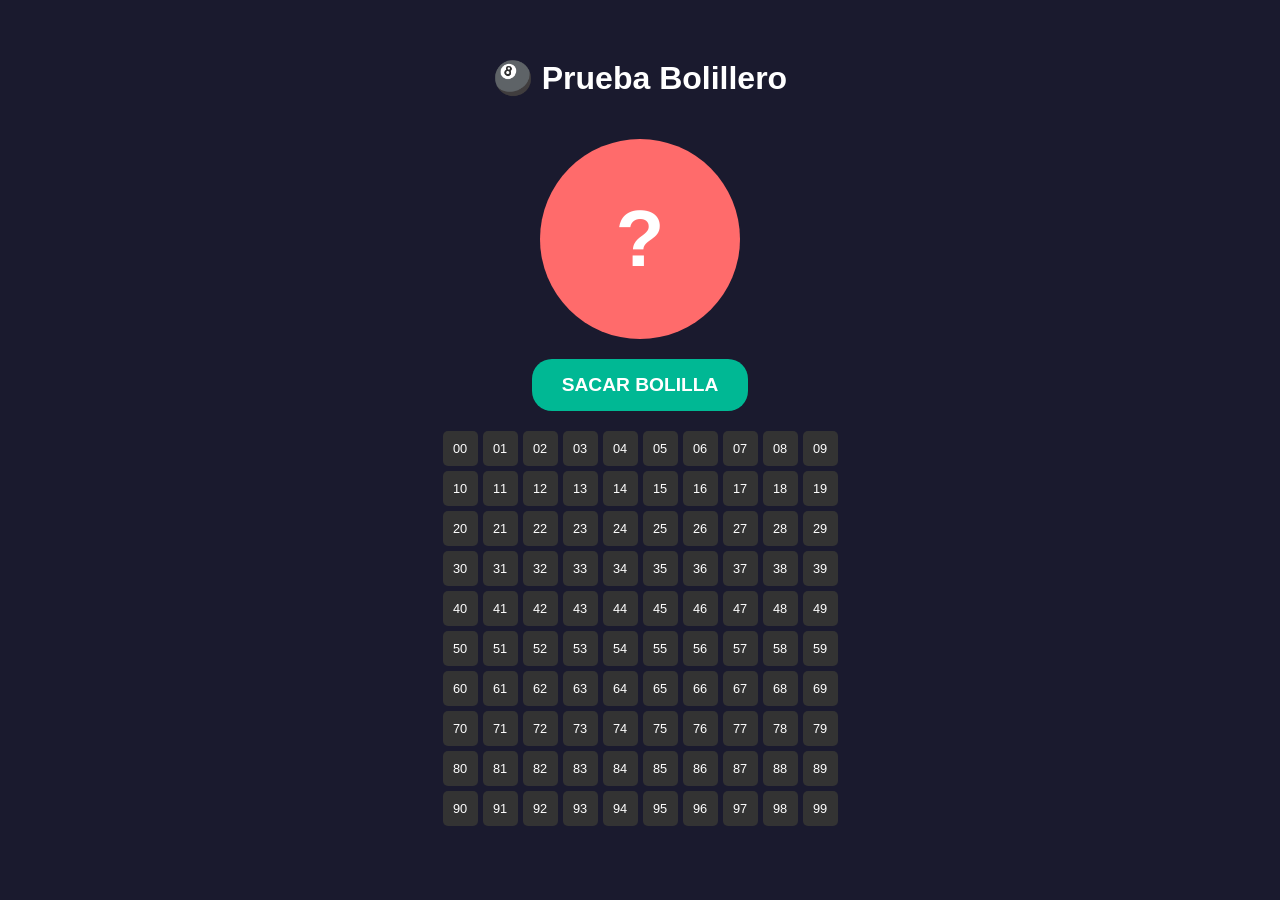
<file: versiones_anteriores/bolillero-prueba.html>
<!DOCTYPE html>
<html lang="es">
<head>
<meta charset="UTF-8">
<title>Prueba Bolillero</title>
<style>
body { font-family: Arial; background: #1a1a2e; color: #fff; display: flex; flex-direction: column; align-items: center; padding: 30px; }
.big { width: 200px; height: 200px; border-radius: 50%; background: #ff6b6b; display: flex; align-items: center; justify-content: center; font-size: 5rem; font-weight: bold; margin: 20px; }
button { padding: 15px 30px; font-size: 1.2rem; cursor: pointer; border-radius: 20px; border: none; background: #00b894; color: #fff; font-weight: bold; }
.grid { display: grid; grid-template-columns: repeat(10, 1fr); gap: 5px; margin-top: 20px; }
.grid div { width: 35px; height: 35px; display: flex; align-items: center; justify-content: center; background: #333; border-radius: 5px; font-size: 0.8rem; }
.grid div.called { background: #00b894; }
</style>
</head>
<body>
<h1>🎱 Prueba Bolillero</h1>
<div class="big" id="num">?</div>
<button onclick="sacar()">SACAR BOLILLA</button>
<div class="grid" id="grid"></div>

<script>
var called = [];

// Crear grid
var g = document.getElementById('grid');
for (var i = 0; i < 100; i++) {
  var d = document.createElement('div');
  d.id = 'c' + i;
  d.textContent = String(i).padStart(2, '0');
  g.appendChild(d);
}

function sacar() {
  var avail = [];
  for (var i = 0; i < 100; i++) {
    if (called.indexOf(i) === -1) avail.push(i);
  }
  if (avail.length === 0) { alert('¡Todas salieron!'); return; }
  var n = avail[Math.floor(Math.random() * avail.length)];
  called.push(n);
  document.getElementById('num').textContent = String(n).padStart(2, '0');
  document.getElementById('c' + n).classList.add('called');
}
</script>
</body>
</html>
</file>
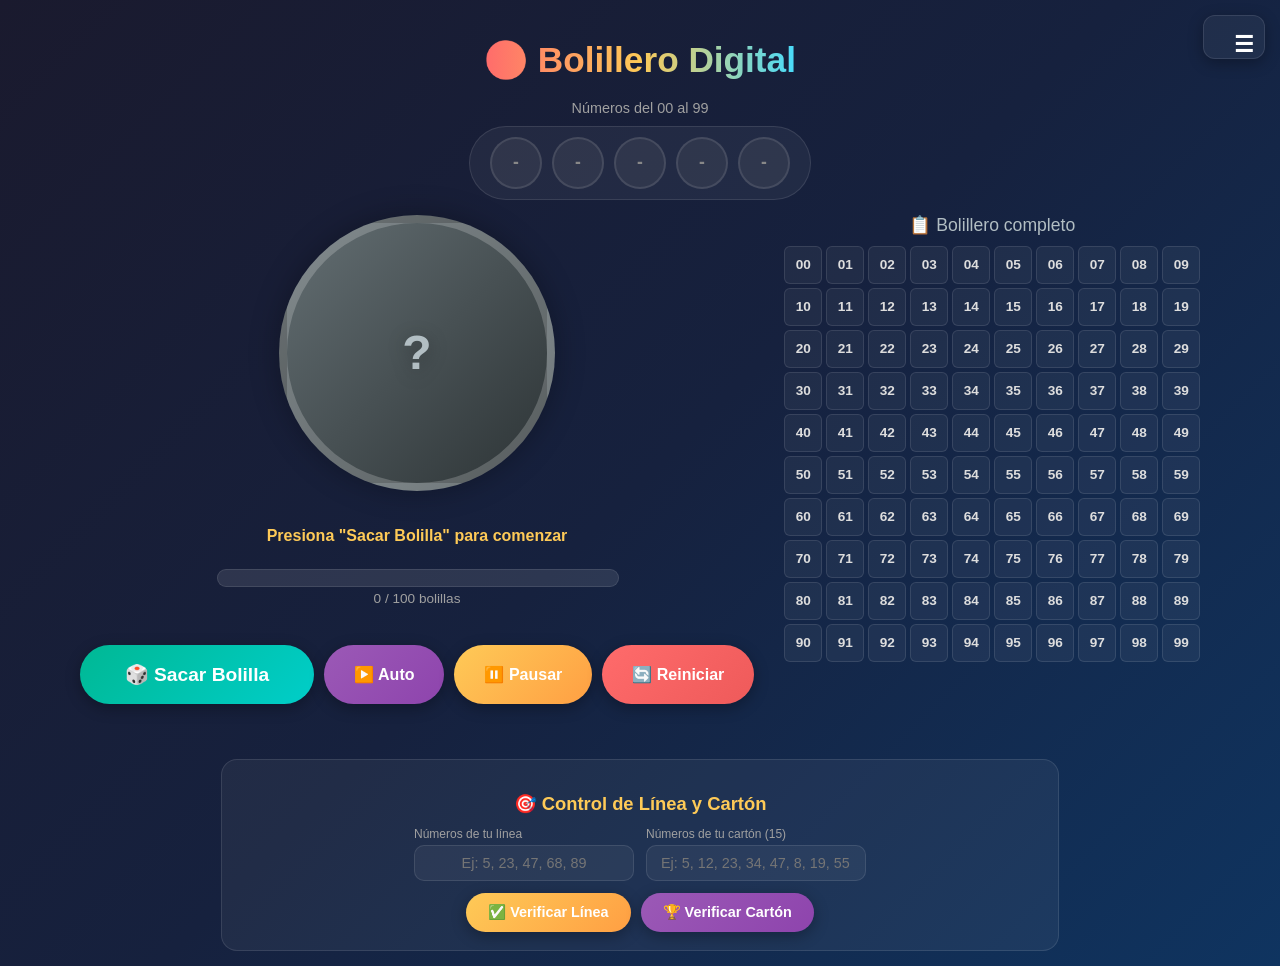
<file: versiones_anteriores/bolillero.html>
<!DOCTYPE html>
<html lang="es">
<head>
<meta charset="UTF-8">
<meta name="viewport" content="width=device-width, initial-scale=1.0">
<title>🎱 Bolillero Digital</title>
<style>
  body {
    font-family: Arial, sans-serif;
    background: linear-gradient(135deg, #1a1a2e, #16213e, #0f3460);
    color: #fff;
    display: flex;
    flex-direction: column;
    align-items: center;
    padding: 15px;
    min-height: 100vh;
    margin: 0;
  }
  h1 {
    margin-bottom: 5px;
    background: linear-gradient(90deg, #ff6b6b, #feca57, #48dbfb);
    -webkit-background-clip: text;
    -webkit-text-fill-color: transparent;
    font-size: 2.2rem;
  }
  .sub { color: #a0a0a0; margin-bottom: 10px; font-size: 0.9rem; }

  /* Config button */
  .config-btn {
    position: fixed;
    top: 15px;
    right: 15px;
    width: 44px;
    height: 44px;
    border-radius: 12px;
    background: rgba(255,255,255,0.05);
    border: 1px solid rgba(255,255,255,0.1);
    color: #fff;
    font-size: 1.4rem;
    cursor: pointer;
    z-index: 100;
  }
  .config-btn:hover { background: #feca57; color: #1a1a2e; }

  /* Drawer */
  .drawer-overlay {
    position: fixed;
    inset: 0;
    background: rgba(0,0,0,0.5);
    z-index: 200;
    opacity: 0;
    visibility: hidden;
    transition: all 0.3s;
  }
  .drawer-overlay.open { opacity: 1; visibility: visible; }
  .drawer {
    position: fixed;
    top: 0;
    right: 0;
    width: 320px;
    max-width: 90vw;
    height: 100%;
    background: linear-gradient(180deg, #16213e, #1a1a2e);
    border-left: 1px solid rgba(255,255,255,0.1);
    z-index: 201;
    transform: translateX(100%);
    transition: transform 0.35s;
    padding: 20px;
    overflow-y: auto;
  }
  .drawer.open { transform: translateX(0); }
  .drawer h3 { color: #feca57; margin-bottom: 15px; font-size: 1.1rem; }
  .drawer-section { margin-bottom: 20px; padding-bottom: 15px; border-bottom: 1px solid rgba(255,255,255,0.1); }
  .drawer-row { display: flex; align-items: center; gap: 8px; margin-bottom: 10px; flex-wrap: wrap; }
  .drawer-row label { font-size: 0.8rem; color: #a0a0a0; min-width: 60px; }
  .drawer-row select, .drawer-row input[type="text"] { flex: 1; padding: 8px 10px; border-radius: 8px; border: 1px solid rgba(255,255,255,0.1); background: rgba(255,255,255,0.05); color: #fff; font-size: 0.85rem; }
  .drawer-row input[type="range"] { flex: 1; }
  .drawer-row .val { font-size: 0.75rem; color: #feca57; min-width: 30px; text-align: right; }
  .toggle-btn { padding: 8px 14px; border-radius: 20px; border: 1px solid rgba(255,255,255,0.1); background: rgba(255,255,255,0.05); color: #fff; cursor: pointer; font-size: 0.85rem; font-weight: bold; }
  .toggle-btn.on { background: linear-gradient(135deg, #00b894, #00cec9); border-color: #00cec9; }
  .drawer-btn { width: 100%; padding: 10px; border-radius: 10px; border: none; color: #fff; font-weight: bold; cursor: pointer; margin-bottom: 8px; font-size: 0.9rem; }
  .drawer-btn.green { background: linear-gradient(135deg, #00b894, #00cec9); }
  .drawer-btn.blue { background: linear-gradient(135deg, #54a0ff, #2e86de); }
  .drawer-btn.gold { background: linear-gradient(135deg, #feca57, #ff9f43); color: #1a1a2e; }
  .drawer-btn.red { background: linear-gradient(135deg, #ff6b6b, #ee5a5a); }
  .drawer-btn.purple { background: linear-gradient(135deg, #9b59b6, #8e44ad); }
  .file-wrap { position: relative; overflow: hidden; display: inline-block; }
  .file-wrap input { position: absolute; inset: 0; opacity: 0; cursor: pointer; }

  /* Last 5 */
  .last { display: flex; gap: 10px; margin-bottom: 15px; padding: 10px 20px; background: rgba(255,255,255,0.05); border-radius: 40px; border: 1px solid rgba(255,255,255,0.1); }
  .last div { width: 48px; height: 48px; border-radius: 50%; display: flex; align-items: center; justify-content: center; font-size: 1.1rem; font-weight: bold; background: rgba(128,128,128,0.15); color: #888; border: 2px solid rgba(255,255,255,0.1); transition: all 0.3s; }
  .last div.on { color: #fff; transform: scale(1.1); border-color: transparent; }
  .last div.on:nth-child(1) { background: linear-gradient(135deg, #ff6b6b, #ee5a5a); box-shadow: 0 0 15px rgba(255,107,107,0.5); }
  .last div.on:nth-child(2) { background: linear-gradient(135deg, #feca57, #ff9f43); box-shadow: 0 0 15px rgba(254,202,87,0.5); }
  .last div.on:nth-child(3) { background: linear-gradient(135deg, #48dbfb, #0abde3); box-shadow: 0 0 15px rgba(72,219,251,0.5); }
  .last div.on:nth-child(4) { background: linear-gradient(135deg, #ff9ff3, #f368e0); box-shadow: 0 0 15px rgba(255,159,243,0.5); }
  .last div.on:nth-child(5) { background: linear-gradient(135deg, #54a0ff, #2e86de); box-shadow: 0 0 15px rgba(84,160,255,0.5); }

  /* Main layout */
  .main-wrap { display: flex; gap: 30px; align-items: flex-start; justify-content: center; width: 100%; max-width: 1100px; margin-bottom: 20px; }
  .left-col { display: flex; flex-direction: column; align-items: center; gap: 10px; flex-shrink: 0; }
  .right-col { display: flex; flex-direction: column; align-items: center; flex-shrink: 0; }

  /* Big number */
  .big { width: 260px; height: 260px; border-radius: 50%; background: linear-gradient(135deg, #ff6b6b, #ee5a5a); display: flex; align-items: center; justify-content: center; font-size: 7rem; font-weight: 900; color: #fff; text-shadow: 0 4px 20px rgba(0,0,0,0.3); box-shadow: 0 0 60px rgba(255,107,107,0.4), inset 0 0 40px rgba(255,255,255,0.2); border: 8px solid rgba(255,255,255,0.2); margin-bottom: 10px; transition: all 0.3s; }
  .big.empty { background: linear-gradient(135deg, #636e72, #2d3436); font-size: 3rem; color: #b2bec3; box-shadow: 0 0 30px rgba(0,0,0,0.3); }
  .big.shake { animation: shake 0.08s ease-in-out infinite; }
  @keyframes shake { 0%,100% { transform: translateX(0); } 25% { transform: translateX(-3px); } 75% { transform: translateX(3px); } }

  .status { color: #feca57; margin-bottom: 10px; min-height: 22px; font-weight: bold; font-size: 1rem; text-align: center; }

  /* Progress */
  .prog { width: 100%; max-width: 400px; margin-bottom: 15px; }
  .prog-bar { width: 100%; height: 16px; background: rgba(255,255,255,0.1); border-radius: 10px; overflow: hidden; border: 1px solid rgba(255,255,255,0.1); }
  .prog-fill { height: 100%; width: 0%; background: linear-gradient(90deg, #00b894, #00cec9); border-radius: 10px; transition: width 0.5s; }
  .prog-text { text-align: center; color: #a0a0a0; font-size: 0.85rem; margin-top: 4px; }

  /* Buttons */
  .controls { display: flex; gap: 10px; margin-bottom: 20px; flex-wrap: wrap; justify-content: center; }
  button { padding: 15px 30px; border: none; border-radius: 50px; font-size: 1rem; font-weight: bold; cursor: pointer; color: #fff; box-shadow: 0 4px 15px rgba(0,0,0,0.3); transition: all 0.3s; }
  button:hover:not(:disabled) { transform: translateY(-2px); box-shadow: 0 6px 20px rgba(0,0,0,0.4); }
  button:disabled { opacity: 0.5; cursor: not-allowed; }
  .draw { background: linear-gradient(135deg, #00b894, #00cec9); font-size: 1.2rem; padding: 18px 45px; }
  .pause { background: linear-gradient(135deg, #feca57, #ff9f43); }
  .reset { background: linear-gradient(135deg, #ff6b6b, #ee5a5a); }
  .auto { background: linear-gradient(135deg, #9b59b6, #8e44ad); }
  .btn-sm { padding: 8px 16px; font-size: 0.8rem; }

  .auto-box { display: none; gap: 10px; align-items: center; justify-content: center; flex-wrap: wrap; margin-bottom: 15px; padding: 8px; background: rgba(0,0,0,0.15); border-radius: 10px; }
  .auto-box.show { display: flex; }
  .auto-box label { font-size: 0.75rem; color: #a0a0a0; }
  .auto-box .spd { font-size: 0.8rem; color: #feca57; min-width: 36px; text-align: center; }

  /* Grid */
  .grid-title { text-align: center; margin-bottom: 10px; font-size: 1.1rem; color: #b2bec3; }
  .grid { display: grid; grid-template-columns: repeat(10, 1fr); gap: 4px; }
  .grid div { width: 36px; height: 36px; display: flex; align-items: center; justify-content: center; font-size: 0.85rem; font-weight: bold; border-radius: 6px; background: rgba(255,255,255,0.05); border: 1px solid rgba(255,255,255,0.1); color: #ddd; transition: all 0.3s; }
  .grid div.called { background: linear-gradient(135deg, #00b894, #00cec9); color: #fff; border-color: #00cec9; box-shadow: 0 0 8px rgba(0,206,201,0.4); }
  .grid div.last { background: linear-gradient(135deg, #ff6b6b, #ee5a5a); box-shadow: 0 0 12px rgba(255,107,107,0.6); animation: pulse 1s ease-in-out infinite; }
  @keyframes pulse { 0%,100% { transform: scale(1); } 50% { transform: scale(1.08); } }

  /* History / Stats */
  .panel { width: 100%; max-width: 800px; margin-top: 15px; padding: 15px; background: rgba(255,255,255,0.05); border-radius: 14px; border: 1px solid rgba(255,255,255,0.1); display: none; }
  .panel.show { display: block; }
  .panel-title { text-align: center; color: #feca57; margin-bottom: 10px; font-weight: bold; }
  .hist-list { display: flex; flex-wrap: wrap; gap: 6px; justify-content: center; max-height: 130px; overflow-y: auto; padding: 5px; }
  .hist-item { width: 34px; height: 34px; border-radius: 50%; display: flex; align-items: center; justify-content: center; font-size: 0.8rem; font-weight: bold; background: linear-gradient(135deg, #00b894, #00cec9); color: #fff; }
  .stats-grid { display: grid; grid-template-columns: repeat(auto-fit, minmax(140px, 1fr)); gap: 10px; }
  .stat-card { background: rgba(0,0,0,0.15); padding: 12px; border-radius: 10px; text-align: center; }
  .stat-card .val { font-size: 1.5rem; font-weight: bold; color: #feca57; }
  .stat-card .lbl { font-size: 0.75rem; color: #a0a0a0; margin-top: 4px; }

  /* Bingo */
  .bingo-box { width: 100%; max-width: 800px; margin-top: 15px; padding: 18px; background: rgba(255,255,255,0.05); border-radius: 16px; border: 1px solid rgba(255,255,255,0.1); }
  .bingo-box h2 { text-align: center; margin-bottom: 12px; font-size: 1.15rem; color: #feca57; }
  .bingo-inputs { display: flex; gap: 12px; justify-content: center; flex-wrap: wrap; margin-bottom: 12px; }
  .bingo-inputs div { display: flex; flex-direction: column; gap: 4px; }
  .bingo-inputs label { font-size: 0.75rem; color: #a0a0a0; }
  .bingo-inputs input { padding: 9px 14px; border-radius: 10px; border: 1px solid rgba(255,255,255,0.1); background: rgba(255,255,255,0.05); color: #fff; font-size: 0.9rem; width: 190px; text-align: center; }
  .bingo-btns { display: flex; gap: 10px; justify-content: center; flex-wrap: wrap; }
  .bingo-btns button { padding: 11px 22px; font-size: 0.9rem; }
  .btn-line { background: linear-gradient(135deg, #feca57, #ff9f43); }
  .btn-card { background: linear-gradient(135deg, #9b59b6, #8e44ad); }

  /* Modal */
  .modal-overlay { position: fixed; inset: 0; background: rgba(0,0,0,0.85); display: flex; align-items: center; justify-content: center; z-index: 1000; opacity: 0; visibility: hidden; transition: all 0.4s; }
  .modal-overlay.show { opacity: 1; visibility: visible; }
  .modal-box { background: linear-gradient(135deg, #1a1a2e, #16213e); padding: 40px 50px; border-radius: 28px; text-align: center; border: 2px solid #feca57; box-shadow: 0 0 60px rgba(254,202,87,0.3); max-width: 90%; }
  .modal-box h2 { font-size: 2.4rem; margin-bottom: 10px; background: linear-gradient(90deg, #feca57, #ff9f43, #ff6b6b); -webkit-background-clip: text; -webkit-text-fill-color: transparent; background-clip: text; }
  .modal-box p { font-size: 1.1rem; color: #b2bec3; margin-bottom: 20px; }
  .modal-box .icon { font-size: 3.5rem; margin-bottom: 10px; }
  .btn-close { background: linear-gradient(135deg, #00b894, #00cec9); padding: 12px 30px; font-size: 1rem; border: none; border-radius: 50px; color: #fff; font-weight: bold; cursor: pointer; }

  /* Confetti */
  .confetti { position: fixed; inset: 0; pointer-events: none; z-index: 999; overflow: hidden; }
  .confetti-piece { position: absolute; width: 10px; height: 10px; animation: confettiFall 3s ease-out forwards; }
  @keyframes confettiFall { 0% { transform: translateY(-100px) rotate(0deg); opacity: 1; } 100% { transform: translateY(100vh) rotate(720deg); opacity: 0; } }

  @media (max-width: 768px) {
    .big { width: 180px; height: 180px; font-size: 5rem; }
    .grid div { width: 30px; height: 30px; font-size: 0.75rem; }
    h1 { font-size: 1.7rem; }
    .main-wrap { flex-direction: column; align-items: center; gap: 20px; }
  }
</style>
</head>
<body>

<button class="config-btn" onclick="toggleDrawer()">☰</button>

<div class="drawer-overlay" id="drawerOverlay" onclick="toggleDrawer()"></div>
<div class="drawer" id="drawer">
  <h3>⚙️ Configuración</h3>

  <div class="drawer-section">
    <h3>🎙️ Voz</h3>
    <div class="drawer-row">
      <button class="toggle-btn on" id="voiceToggle" onclick="toggleVoice()">🔊 Voz ON</button>
    </div>
    <div class="drawer-row">
      <label>Velocidad</label>
      <input type="range" id="voiceRate" min="0.5" max="1.5" step="0.1" value="1.0" oninput="updateVoice()">
      <span class="val" id="rateVal">1.0</span>
    </div>
    <div class="drawer-row">
      <label>Tono</label>
      <input type="range" id="voicePitch" min="0.5" max="2.0" step="0.1" value="1.2" oninput="updateVoice()">
      <span class="val" id="pitchVal">1.2</span>
    </div>
    <div class="drawer-row">
      <label>Estilo</label>
      <select id="voiceStyle" onchange="vStyle=this.value">
        <option value="dramatic">Dramático</option>
        <option value="bingo">Bingo Cantado</option>
        <option value="simple">Simple</option>
      </select>
    </div>
  </div>

  <div class="drawer-section">
    <h3>🎨 Apariencia</h3>
    <div class="drawer-row">
      <button class="toggle-btn" id="themeBtn" onclick="toggleTheme()">🌓 Tema oscuro</button>
      <div class="file-wrap">
        <button class="toggle-btn">🖼️ Fondo</button>
        <input type="file" accept="image/*" onchange="changeBg(event)">
      </div>
    </div>
  </div>

  <div class="drawer-section">
    <h3>🏠 Jugador</h3>
    <div class="drawer-row">
      <label>Nombre</label>
      <input type="text" id="playerName" placeholder="Tu nombre">
    </div>
  </div>

  <div class="drawer-section">
    <h3>🛠️ Herramientas</h3>
    <button class="drawer-btn green" onclick="toggleHistory();toggleDrawer()">📜 Historial</button>
    <button class="drawer-btn blue" onclick="toggleStats();toggleDrawer()">📊 Estadísticas</button>
    <button class="drawer-btn gold" onclick="exportGame();toggleDrawer()">📤 Exportar</button>
    <button class="drawer-btn purple" onclick="openGiant();toggleDrawer()">📺 Pantalla Gigante</button>
  </div>
</div>

<h1>🎱 Bolillero Digital</h1>
<p class="sub">Números del 00 al 99</p>

<div class="last" id="lastBar">
  <div id="l1">-</div>
  <div id="l2">-</div>
  <div id="l3">-</div>
  <div id="l4">-</div>
  <div id="l5">-</div>
</div>

<div class="main-wrap">
  <div class="left-col">
    <div class="big empty" id="bigNum">?</div>
    <p class="status" id="status">Presiona "Sacar Bolilla" para comenzar</p>
    <div class="prog">
      <div class="prog-bar"><div class="prog-fill" id="progFill"></div></div>
      <p class="prog-text" id="progText">0 / 100 bolillas</p>
    </div>
    <div class="controls">
      <button class="draw" id="btnDraw" onclick="draw()">🎲 Sacar Bolilla</button>
      <button class="auto" id="btnAuto" onclick="toggleAuto()">▶️ Auto</button>
      <button class="pause" id="btnPause" onclick="togglePause()">⏸️ Pausar</button>
      <button class="reset" onclick="reset()">🔄 Reiniciar</button>
    </div>
    <div class="auto-box" id="autoBox">
      <label>Velocidad:</label>
      <input type="range" id="autoSpeed" min="1" max="10" step="0.5" value="3" oninput="updateAutoSpeed()">
      <span class="spd" id="spdVal">3s</span>
    </div>
  </div>
  <div class="right-col">
    <div class="grid-title">📋 Bolillero completo</div>
    <div class="grid" id="grid"></div>
  </div>
</div>

<!-- History Panel -->
<div class="panel" id="histPanel">
  <p class="panel-title">📜 Historial de bolillas</p>
  <div class="hist-list" id="histList"></div>
</div>

<!-- Stats Panel -->
<div class="panel" id="statsPanel">
  <p class="panel-title">📊 Estadísticas</p>
  <div class="stats-grid" id="statsGrid"></div>
</div>

<!-- Bingo Control -->
<div class="bingo-box">
  <h2>🎯 Control de Línea y Cartón</h2>
  <div class="bingo-inputs">
    <div>
      <label>Números de tu línea</label>
      <input type="text" id="lineNumbers" placeholder="Ej: 5, 23, 47, 68, 89">
    </div>
    <div>
      <label>Números de tu cartón (15)</label>
      <input type="text" id="cardNumbers" placeholder="Ej: 5, 12, 23, 34, 47, 8, 19, 55, 67, 71, 3, 82, 91, 16, 29">
    </div>
  </div>
  <div class="bingo-btns">
    <button class="btn-line" onclick="checkLine()">✅ Verificar Línea</button>
    <button class="btn-card" onclick="checkCard()">🏆 Verificar Cartón</button>
  </div>
</div>

<!-- Modal -->
<div class="modal-overlay" id="modalOverlay">
  <div class="modal-box">
    <div class="icon" id="modIcon">🎉</div>
    <h2 id="modTitle">¡Felicitaciones!</h2>
    <p id="modMsg">¡Has completado una línea!</p>
    <button class="btn-close" onclick="closeModal()">¡Genial!</button>
  </div>
</div>

<div class="confetti" id="confetti"></div>

<script>
// ===================== STATE =====================
var numbers = [];
var called = [];
var lastFive = [];
var isPaused = false;
var isDrawing = false;
var voiceOn = true;
var vRate = 1.0;
var vPitch = 1.2;
var vStyle = 'dramatic';
var histVis = false;
var statsVis = false;
var startTime = null;
var giantWin = null;
var isLight = false;
var autoInt = null;
var autoSpd = 3;
var actx = null;

// ===================== INIT =====================
function init() {
  for (var i = 0; i < 100; i++) numbers.push(i);
  createGrid();
  updateDisplay();
  startTime = Date.now();
}

function createGrid() {
  var g = document.getElementById('grid');
  g.innerHTML = '';
  for (var i = 0; i < 100; i++) {
    var d = document.createElement('div');
    d.id = 'c' + i;
    d.textContent = String(i).padStart(2, '0');
    g.appendChild(d);
  }
}

// ===================== AUDIO =====================
function getCtx() {
  if (!actx) actx = new (window.AudioContext || window.webkitAudioContext)();
  return actx;
}
function drum() {
  try {
    var c = getCtx();
    var t0 = c.currentTime;
    for (var i = 0; i < 8; i++) {
      var o = c.createOscillator();
      var g = c.createGain();
      o.connect(g);
      g.connect(c.destination);
      o.type = 'triangle';
      var t = t0 + i * 0.1;
      o.frequency.setValueAtTime(80 + Math.random() * 40, t);
      g.gain.setValueAtTime(0.12, t);
      g.gain.exponentialRampToValueAtTime(0.001, t + 0.08);
      o.start(t);
      o.stop(t + 0.1);
    }
  } catch (e) {}
}
function bell() {
  try {
    var c = getCtx();
    var t = c.currentTime;
    var o = c.createOscillator();
    var g = c.createGain();
    o.connect(g);
    g.connect(c.destination);
    o.type = 'sine';
    o.frequency.setValueAtTime(1047, t);
    g.gain.setValueAtTime(0.25, t);
    g.gain.exponentialRampToValueAtTime(0.001, t + 1.5);
    o.start(t);
    o.stop(t + 1.5);
  } catch (e) {}
}
function winTune() {
  try {
    var c = getCtx();
    var notes = [523, 659, 784, 1047];
    for (var i = 0; i < notes.length; i++) {
      var t = c.currentTime + i * 0.2;
      var o = c.createOscillator();
      var g = c.createGain();
      o.connect(g);
      g.connect(c.destination);
      o.type = 'sine';
      o.frequency.setValueAtTime(notes[i], t);
      g.gain.setValueAtTime(0.18, t);
      g.gain.exponentialRampToValueAtTime(0.001, t + 0.3);
      o.start(t);
      o.stop(t + 0.3);
    }
  } catch (e) {}
}

// ===================== VOICE =====================
function speak(n) {
  if (!voiceOn || !('speechSynthesis' in window)) return;
  try {
    window.speechSynthesis.cancel();
    var u = new SpeechSynthesisUtterance(callText(n));
    var voices = window.speechSynthesis.getVoices();
    var v = voices.find(function(x) { return x.lang.startsWith('es'); });
    if (!v) v = voices.find(function(x) { return x.lang.includes('en'); });
    if (v) u.voice = v;
    u.lang = 'es-ES';
    u.rate = vRate;
    u.pitch = vPitch;
    u.volume = 1;
    window.speechSynthesis.speak(u);
  } catch (e) {}
}
function callText(n) {
  var s = String(n).padStart(2, '0');
  if (vStyle === 'simple') return s;
  if (vStyle === 'bingo') return bingoPoem(n);
  var arr = ['¡Y el número es...', '¡Atención! Sale el...', '¡Aquí viene...', '¡Con ustedes...', '¡La suerte dice...'];
  return arr[Math.floor(Math.random() * arr.length)] + ' ' + s + '! ' + s + '!';
}
function bingoPoem(n) {
  var s = String(n).padStart(2, '0');
  var poems = {
    0: 'El cero, héroe del bingo',
    1: 'El uno, el primero',
    2: 'El dos, el patito',
    3: 'El tres, la trinidad',
    4: 'El cuatro, la fortuna',
    5: 'El cinco, la mano de la gloria',
    6: 'El seis, la suerte',
    7: 'El siete, el mágico',
    8: 'El ocho, infinito',
    9: 'El nueve, el que alcanza'
  };
  if (n === 77) return '¡Setenta y siete, doble suerte! ' + s + '!';
  if (poems[n % 10]) return poems[n % 10] + '! ' + s + '!';
  return '¡El ' + s + '! ' + s + '!';
}
function toggleVoice() {
  voiceOn = !voiceOn;
  var b = document.getElementById('voiceToggle');
  b.classList.toggle('on', voiceOn);
  b.textContent = voiceOn ? '🔊 Voz ON' : '🔇 Voz OFF';
  showStatus(voiceOn ? '🔊 Voz activada' : '🔇 Voz silenciada');
}
function updateVoice() {
  vRate = parseFloat(document.getElementById('voiceRate').value);
  vPitch = parseFloat(document.getElementById('voicePitch').value);
  document.getElementById('rateVal').textContent = vRate.toFixed(1);
  document.getElementById('pitchVal').textContent = vPitch.toFixed(1);
}

// ===================== DRAWER =====================
function toggleDrawer() {
  var d = document.getElementById('drawer');
  var o = document.getElementById('drawerOverlay');
  var open = !d.classList.contains('open');
  d.classList.toggle('open', open);
  o.classList.toggle('open', open);
}
function toggleTheme() {
  isLight = !isLight;
  document.body.classList.toggle('light', isLight);
  document.getElementById('themeBtn').textContent = isLight ? '🌓 Tema claro' : '🌓 Tema oscuro';
}
function changeBg(e) {
  var f = e.target.files[0];
  if (!f) return;
  var u = URL.createObjectURL(f);
  document.body.style.backgroundImage = 'url(' + u + ')';
  document.body.style.backgroundSize = 'cover';
  document.body.style.backgroundPosition = 'center';
  showStatus('🖼️ Fondo aplicado');
}

// ===================== DRAW =====================
function draw() {
  if (isPaused || isDrawing || called.length >= 100) {
    if (called.length >= 100) showStatus('¡Todas las bolillas salieron!');
    return;
  }
  isDrawing = true;
  document.getElementById('btnDraw').disabled = true;
  var big = document.getElementById('bigNum');
  big.classList.remove('empty');
  big.classList.add('shake');
  showStatus('🎲 Revolviendo...');
  drum();
  if (navigator.vibrate) navigator.vibrate(30);

  var cnt = 0;
  var interval = setInterval(function() {
    big.textContent = String(Math.floor(Math.random() * 100)).padStart(2, '0');
    cnt++;
    if (cnt > 12) {
      clearInterval(interval);
      finalizeDraw();
    }
  }, 70);
}

function finalizeDraw() {
  var avail = [];
  for (var i = 0; i < 100; i++) {
    if (called.indexOf(i) === -1) avail.push(i);
  }
  if (avail.length === 0) {
    isDrawing = false;
    document.getElementById('btnDraw').disabled = false;
    return;
  }
  var drawn = avail[Math.floor(Math.random() * avail.length)];
  called.push(drawn);
  lastFive.unshift(drawn);
  if (lastFive.length > 5) lastFive.pop();

  var big = document.getElementById('bigNum');
  big.classList.remove('shake');
  big.textContent = String(drawn).padStart(2, '0');

  updateDisplay();
  showStatus('¡Bolilla ' + String(drawn).padStart(2, '0') + ' salió!');
  speak(drawn);
  if (navigator.vibrate) navigator.vibrate(60);
  broadcast();

  isDrawing = false;
  document.getElementById('btnDraw').disabled = false;
}

function updateDisplay() {
  // Grid
  var all = document.querySelectorAll('.grid div');
  for (var i = 0; i < all.length; i++) {
    all[i].classList.remove('called', 'last');
  }
  for (var i = 0; i < called.length; i++) {
    var el = document.getElementById('c' + called[i]);
    if (el) {
      el.classList.add('called');
      if (i === called.length - 1) el.classList.add('last');
    }
  }
  // Last five
  for (var i = 1; i <= 5; i++) {
    var el = document.getElementById('l' + i);
    if (i <= lastFive.length) {
      el.textContent = String(lastFive[i - 1]).padStart(2, '0');
      el.classList.add('on');
    } else {
      el.textContent = '-';
      el.classList.remove('on');
    }
  }
  // Progress
  var pct = (called.length / 100) * 100;
  document.getElementById('progFill').style.width = pct + '%';
  document.getElementById('progText').textContent = called.length + ' / 100 bolillas';
}

// ===================== AUTO =====================
function toggleAuto() {
  var b = document.getElementById('btnAuto');
  if (autoInt) {
    clearInterval(autoInt);
    autoInt = null;
    b.textContent = '▶️ Auto';
    document.getElementById('autoBox').classList.remove('show');
    showStatus('Auto detenido');
  } else {
    document.getElementById('autoBox').classList.add('show');
    b.textContent = '⏹️ Detener';
    startAuto();
  }
}
function startAuto() {
  if (autoInt) clearInterval(autoInt);
  autoInt = setInterval(function() {
    if (!isPaused && !isDrawing && called.length < 100) draw();
    else if (called.length >= 100) toggleAuto();
  }, autoSpd * 1000);
  showStatus('Auto: cada ' + autoSpd + 's');
}
function updateAutoSpeed() {
  autoSpd = parseFloat(document.getElementById('autoSpeed').value);
  document.getElementById('spdVal').textContent = autoSpd + 's';
  if (autoInt) startAuto();
}

// ===================== PAUSE / RESET =====================
function togglePause() {
  isPaused = !isPaused;
  var btn = document.getElementById('btnPause');
  btn.textContent = isPaused ? '▶️ Reanudar' : '⏸️ Pausar';
  showStatus(isPaused ? '⏸️ Juego pausado' : '▶️ Juego reanudado');
}
function reset() {
  if (!confirm('¿Reiniciar?')) return;
  called = [];
  lastFive = [];
  isPaused = false;
  isDrawing = false;
  if (autoInt) {
    clearInterval(autoInt);
    autoInt = null;
    document.getElementById('btnAuto').textContent = '▶️ Auto';
    document.getElementById('autoBox').classList.remove('show');
  }
  document.getElementById('bigNum').textContent = '?';
  document.getElementById('bigNum').classList.add('empty');
  document.getElementById('btnDraw').disabled = false;
  document.getElementById('btnPause').textContent = '⏸️ Pausar';
  showStatus('Presiona "Sacar Bolilla" para comenzar');
  updateDisplay();
  startTime = Date.now();
  broadcast();
}

// ===================== BINGO CHECK =====================
function checkLine() {
  var inp = document.getElementById('lineNumbers').value;
  if (!inp.trim()) { showStatus('Ingresa los números de tu línea'); return; }
  var nums = parseNums(inp);
  if (!nums.length) { showStatus('Números no válidos'); return; }
  var ok = true;
  for (var i = 0; i < nums.length; i++) {
    if (called.indexOf(nums[i]) === -1) { ok = false; break; }
  }
  if (ok) { bell(); showCongrats('🎉 ¡LÍNEA!', winMsg('línea', nums), false); }
  else { showStatus('Aún faltan números', true); }
}
function checkCard() {
  var inp = document.getElementById('cardNumbers').value;
  if (!inp.trim()) { showStatus('Ingresa los números de tu cartón'); return; }
  var nums = parseNums(inp);
  if (!nums.length) { showStatus('Números no válidos'); return; }
  if (nums.length !== 15) { showStatus('El cartón debe tener exactamente 15 números (tenés ' + nums.length + ')', true); return; }
  var ok = true;
  for (var i = 0; i < nums.length; i++) {
    if (called.indexOf(nums[i]) === -1) { ok = false; break; }
  }
  if (ok) { winTune(); showCongrats('🏆 ¡CARTÓN LLENO!', winMsg('cartón', nums), true); }
  else { showStatus('Aún faltan números', true); }
}
function parseNums(inp) {
  return inp.split(/[,\s]+/)
    .map(function(s) { return parseInt(s.trim()); })
    .filter(function(n) { return !isNaN(n) && n >= 0 && n <= 99; });
}
function winMsg(type, nums) {
  var p = document.getElementById('playerName').value.trim();
  var str = nums.map(function(n) { return String(n).padStart(2, '0'); }).join(', ');
  return p ? '¡' + p + ' completó su ' + type + ' con: ' + str + '!' : '¡Completaste tu ' + type + ' con: ' + str + '!';
}

// ===================== HISTORY / STATS =====================
function toggleHistory() {
  histVis = !histVis;
  var panel = document.getElementById('histPanel');
  panel.classList.toggle('show', histVis);
  if (histVis) renderHist();
}
function renderHist() {
  var l = document.getElementById('histList');
  l.innerHTML = '';
  called.forEach(function(n) {
    var d = document.createElement('div');
    d.className = 'hist-item';
    d.textContent = String(n).padStart(2, '0');
    l.appendChild(d);
  });
}
function toggleStats() {
  statsVis = !statsVis;
  var panel = document.getElementById('statsPanel');
  panel.classList.toggle('show', statsVis);
  if (statsVis) renderStats();
}
function renderStats() {
  var total = called.length;
  var rem = 100 - total;
  var pct = total;
  var s = startTime ? Math.floor((Date.now() - startTime) / 1000) : 0;
  var elapsed = String(Math.floor(s / 60)).padStart(2, '0') + ':' + String(s % 60).padStart(2, '0');
  var avg = total > 0 ? (s / total).toFixed(1) : '0';
  document.getElementById('statsGrid').innerHTML =
    '<div class="stat-card"><div class="val">' + total + '</div><div class="lbl">Bolillas salidas</div></div>' +
    '<div class="stat-card"><div class="val">' + rem + '</div><div class="lbl">Restantes</div></div>' +
    '<div class="stat-card"><div class="val">' + pct + '%</div><div class="lbl">Progreso</div></div>' +
    '<div class="stat-card"><div class="val">' + avg + 's</div><div class="lbl">Promedio/bolilla</div></div>' +
    '<div class="stat-card"><div class="val">' + elapsed + '</div><div class="lbl">Tiempo de juego</div></div>';
}

// ===================== MODAL / CONFETTI =====================
function showCongrats(title, msg, big) {
  document.getElementById('modTitle').textContent = title;
  document.getElementById('modMsg').textContent = msg;
  document.getElementById('modIcon').textContent = big ? '🏆' : '🎉';
  document.getElementById('modalOverlay').classList.add('show');
  if (big) launchConf();
}
function closeModal() {
  document.getElementById('modalOverlay').classList.remove('show');
  document.getElementById('confetti').innerHTML = '';
}
function launchConf() {
  var c = document.getElementById('confetti');
  c.innerHTML = '';
  var cols = ['#ff6b6b', '#feca57', '#48dbfb', '#ff9ff3', '#54a0ff', '#00b894', '#ff9f43'];
  for (var i = 0; i < 100; i++) {
    var p = document.createElement('div');
    p.className = 'confetti-piece';
    p.style.left = Math.random() * 100 + '%';
    p.style.backgroundColor = cols[Math.floor(Math.random() * cols.length)];
    p.style.animationDelay = Math.random() * 2 + 's';
    p.style.animationDuration = (2 + Math.random() * 2) + 's';
    p.style.width = (5 + Math.random() * 10) + 'px';
    p.style.height = (5 + Math.random() * 10) + 'px';
    p.style.borderRadius = Math.random() > 0.5 ? '50%' : '0';
    c.appendChild(p);
  }
}
function showStatus(t, warn) {
  var s = document.getElementById('status');
  s.textContent = t;
  s.style.color = warn ? '#ff6b6b' : '#feca57';
  setTimeout(function() { s.style.color = '#feca57'; }, 3000);
}

// ===================== GIANT SCREEN =====================
function openGiant() {
  if (giantWin && !giantWin.closed) { giantWin.focus(); return; }
  var sw = window.screen.width;
  var feat = 'width=900,height=700,left=' + sw + ',top=0';
  giantWin = window.open('', 'giantScreen', feat);
  if (!giantWin) { showStatus('⚠️ Permití ventanas emergentes', true); return; }
  var html = '<!DOCTYPE html><html lang="es"><head><meta charset="UTF-8"><title>🎱 Bolillero - Pantalla Gigante</title>' +
    '<style>body{margin:0;background:linear-gradient(135deg,#1a1a2e,#16213e,#0f3460);min-height:100vh;display:flex;flex-direction:column;align-items:center;justify-content:center;gap:30px;padding:40px;font-family:Arial,sans-serif;color:#fff;overflow:hidden;}' +
    '.giant-num{width:40vw;height:40vw;max-width:450px;max-height:450px;border-radius:50%;background:linear-gradient(135deg,#ff6b6b,#ee5a5a);display:flex;align-items:center;justify-content:center;font-size:18vw;font-weight:900;color:#fff;text-shadow:0 4px 30px rgba(0,0,0,0.4);box-shadow:0 0 100px rgba(255,107,107,0.5),inset 0 0 60px rgba(255,255,255,0.2);border:10px solid rgba(255,255,255,0.2);transition:all 0.4s;}' +
    '.giant-title{font-size:2.5vw;color:#feca57;text-shadow:0 0 20px rgba(254,202,87,0.3);}' +
    '.mini-grid{display:grid;grid-template-columns:repeat(10,1fr);gap:4px;width:70vw;max-width:700px;}' +
    '.mini-cell{aspect-ratio:1;display:flex;align-items:center;justify-content:center;font-size:1.1vw;font-weight:bold;border-radius:5px;background:rgba(255,255,255,0.08);border:1px solid rgba(255,255,255,0.1);color:#ddd;}' +
    '.mini-cell.called{background:linear-gradient(135deg,#00b894,#00cec9);color:#fff;}' +
    '.mini-cell.last{background:linear-gradient(135deg,#ff6b6b,#ee5a5a);color:#fff;box-shadow:0 0 8px rgba(255,107,107,0.6);}' +
    '@keyframes popIn{0%{transform:scale(0.5);opacity:0}60%{transform:scale(1.1)}100%{transform:scale(1);opacity:1}}' +
    '@media(max-width:600px){.giant-num{width:70vw;height:70vw;font-size:30vw;}.giant-title{font-size:6vw;}.mini-cell{font-size:2.5vw;}}</style></head><body>' +
    '<p class="giant-title">🎱 Bolillero Digital</p><div class="giant-num" id="gNum">?</div><div class="mini-grid" id="gGrid"></div>' +
    '<script>const grid=document.getElementById("gGrid");for(let i=0;i<100;i++){const c=document.createElement("div");c.className="mini-cell";c.id="g-"+i;c.textContent=String(i).padStart(2,"0");grid.appendChild(c);}' +
    'window.addEventListener("message",e=>{if(e.data.type==="draw"){const num=e.data.number;document.getElementById("gNum").textContent=String(num).padStart(2,"0");document.getElementById("gNum").style.animation="none";document.getElementById("gNum").offsetHeight;document.getElementById("gNum").style.animation="popIn 0.5s ease-out";document.querySelectorAll(".mini-cell").forEach(c=>c.classList.remove("last"));e.data.called.forEach((n,i)=>{const el=document.getElementById("g-"+n);if(el){el.classList.add("called");if(i===e.data.called.length-1)el.classList.add("last");}});}' +
    'if(e.data.type==="reset"){document.getElementById("gNum").textContent="?";document.querySelectorAll(".mini-cell").forEach(c=>c.classList.remove("called","last"));}});' +
    'try{const bc=new BroadcastChannel("bolillero");bc.onmessage=e=>{if(e.data.type==="draw"||e.data.type==="reset")window.postMessage(e.data,"*");};}catch(e){}<\/script></body></html>';
  giantWin.document.write(html);
  giantWin.document.close();
  showStatus('📺 Pantalla Gigante abierta. Arrástrala al segundo monitor.');
}

function broadcast() {
  try {
    var data = { type: 'draw', number: called[called.length - 1], called: called.slice(), lastFive: lastFive.slice() };
    if (giantWin && !giantWin.closed) giantWin.postMessage(data, '*');
  } catch (e) {}
}

// ===================== EXPORT =====================
function exportGame() {
  var p = document.getElementById('playerName').value.trim() || 'Jugador';
  var d = new Date().toLocaleString('es-ES');
  var s = startTime ? Math.floor((Date.now() - startTime) / 1000) : 0;
  var elapsed = String(Math.floor(s / 60)).padStart(2, '0') + ':' + String(s % 60).padStart(2, '0');
  var h = called.map(function(n) { return String(n).padStart(2, '0'); }).join(', ') || 'Ninguna';
  var txt = 'BOLILLERO DIGITAL - EXPORT\n============================\nJugador: ' + p + '\nFecha: ' + d + '\nTiempo: ' + elapsed + '\nSalidas: ' + called.length + '/100\n\nHISTORIAL:\n' + h + '\n\nÚltimos 5: ' + lastFive.map(function(n) { return String(n).padStart(2, '0'); }).join(', ');
  var blob = new Blob([txt], { type: 'text/plain' });
  var u = URL.createObjectURL(blob);
  var a = document.createElement('a');
  a.href = u;
  a.download = 'bolillero-' + Date.now() + '.txt';
  a.click();
  URL.revokeObjectURL(u);
  showStatus('📤 Partida exportada');
}

// ===================== KEYS =====================
document.addEventListener('keydown', function(e) {
  if (e.code === 'Space' && !isDrawing && !isPaused && called.length < 100 && !autoInt) {
    e.preventDefault();
    draw();
  }
});

init();
</script>
</body>
</html>
</file>
<file: nuevo_sistema/css/main.css>
/* ==========================================================================
   MAIN.CSS - Sistema de Diseño Bolillero Digital & Bingo Profesional
   ========================================================================== */

@import url('https://fonts.googleapis.com/css2?family=Inter:wght@300;400;500;600;700&family=Outfit:wght@500;600;700;800;900&display=swap');

:root {
  --bg-base: #0b0f19;
  --bg-gradient: radial-gradient(circle at 10% 20%, rgba(30, 27, 75, 0.4) 0%, transparent 40%),
                 radial-gradient(circle at 90% 80%, rgba(88, 28, 135, 0.3) 0%, transparent 40%);
  --panel-bg: rgba(18, 24, 38, 0.7);
  --panel-border: rgba(255, 255, 255, 0.08);
  --panel-glow: 0 10px 30px -10px rgba(0, 0, 0, 0.5);

  --text-main: #f8fafc;
  --text-muted: #94a3b8;

  /* Colores funcionales */
  --primary: #6366f1;
  --primary-hover: #4f46e5;
  --success: #10b981;
  --success-glow: rgba(16, 185, 129, 0.4);
  --accent: #f59e0b;
  --accent-glow: rgba(245, 158, 11, 0.4);
  --danger: #ef4444;
  --danger-glow: rgba(239, 68, 68, 0.4);

  --radius-sm: 8px;
  --radius-md: 14px;
  --radius-lg: 22px;
  --radius-full: 9999px;
}

body.light-theme {
  --bg-base: #f1f5f9;
  --bg-gradient: radial-gradient(circle at 10% 20%, rgba(199, 210, 254, 0.5) 0%, transparent 40%),
                 radial-gradient(circle at 90% 80%, rgba(221, 214, 254, 0.4) 0%, transparent 40%);
  --panel-bg: rgba(255, 255, 255, 0.9);
  --panel-border: rgba(0, 0, 0, 0.12);
  --text-main: #0f172a;
  --text-muted: #64748b;
  --panel-glow: 0 10px 25px -5px rgba(0, 0, 0, 0.08);
}

* {
  box-sizing: border-box;
  margin: 0;
  padding: 0;
}

body {
  font-family: 'Inter', -apple-system, BlinkMacSystemFont, sans-serif;
  background-color: var(--bg-base);
  background-image: var(--bg-gradient);
  background-attachment: fixed;
  color: var(--text-main);
  min-height: 100vh;
  display: flex;
  flex-direction: column;
  overflow-x: hidden;
  transition: background-color 0.3s, color 0.3s;
}

/* ==========================================================================
   CABECERA SUPERIOR
   ========================================================================== */
.main-header {
  display: flex;
  justify-content: space-between;
  align-items: center;
  padding: 16px 28px;
  background: var(--panel-bg);
  border-bottom: 1px solid var(--panel-border);
  backdrop-filter: blur(12px);
  -webkit-backdrop-filter: blur(12px);
  position: sticky;
  top: 0;
  z-index: 100;
}

.brand-wrap {
  display: flex;
  align-items: center;
  gap: 12px;
}

.brand-icon {
  font-size: 2rem;
  filter: drop-shadow(0 4px 10px var(--accent-glow));
}

.brand-title {
  font-family: 'Outfit', sans-serif;
  font-weight: 800;
  font-size: 1.6rem;
  letter-spacing: -0.02em;
  background: linear-gradient(135deg, #f8fafc 30%, #f59e0b 100%);
  -webkit-background-clip: text;
  -webkit-text-fill-color: transparent;
}

.header-actions {
  display: flex;
  align-items: center;
  gap: 10px;
}

.btn-header {
  padding: 8px 16px;
  font-size: 0.88rem;
  font-weight: 600;
  border-radius: var(--radius-md);
  border: 1px solid var(--panel-border);
  background: rgba(255, 255, 255, 0.05);
  color: var(--text-main);
  cursor: pointer;
  display: inline-flex;
  align-items: center;
  gap: 8px;
  transition: all 0.2s cubic-bezier(0.4, 0, 0.2, 1);
  text-decoration: none;
}

.btn-header:hover {
  background: rgba(255, 255, 255, 0.12);
  transform: translateY(-1px);
}

.btn-header.accent {
  background: linear-gradient(135deg, var(--primary), #8b5cf6);
  border-color: transparent;
  color: #fff;
  box-shadow: 0 4px 15px rgba(99, 102, 241, 0.35);
}

.btn-header.accent:hover {
  filter: brightness(1.1);
  box-shadow: 0 6px 20px rgba(99, 102, 241, 0.45);
}

/* ==========================================================================
   BARRA DE ÚLTIMAS 5 BOLILLAS
   ========================================================================== */
.last-five-bar {
  display: flex;
  align-items: center;
  justify-content: center;
  gap: 16px;
  padding: 12px 20px;
  margin: 15px auto;
  background: var(--panel-bg);
  border: 1px solid var(--panel-border);
  border-radius: var(--radius-full);
  box-shadow: var(--panel-glow);
  max-width: fit-content;
  backdrop-filter: blur(10px);
}

.last-five-label {
  font-size: 0.85rem;
  font-weight: 600;
  text-transform: uppercase;
  letter-spacing: 0.06em;
  color: var(--text-muted);
}

.last-five-list {
  display: flex;
  gap: 10px;
}

.last-ball-item {
  width: 44px;
  height: 44px;
  border-radius: 50%;
  display: flex;
  align-items: center;
  justify-content: center;
  font-family: 'Outfit', sans-serif;
  font-weight: 800;
  font-size: 1.15rem;
  background: rgba(255, 255, 255, 0.05);
  border: 2px solid var(--panel-border);
  color: var(--text-muted);
  transition: all 0.35s cubic-bezier(0.34, 1.56, 0.64, 1);
}

.last-ball-item.active {
  color: #fff;
  transform: scale(1.1);
  border-color: transparent;
}

.last-ball-item:nth-child(1).active {
  background: linear-gradient(135deg, #ef4444, #f43f5e);
  box-shadow: 0 0 16px var(--danger-glow);
}
.last-ball-item:nth-child(2).active {
  background: linear-gradient(135deg, #f59e0b, #d97706);
  box-shadow: 0 0 14px var(--accent-glow);
}
.last-ball-item:nth-child(3).active {
  background: linear-gradient(135deg, #10b981, #059669);
  box-shadow: 0 0 14px var(--success-glow);
}
.last-ball-item:nth-child(4).active {
  background: linear-gradient(135deg, #0ea5e9, #0284c7);
  box-shadow: 0 0 14px rgba(14, 165, 233, 0.4);
}
.last-ball-item:nth-child(5).active {
  background: linear-gradient(135deg, #8b5cf6, #6d28d9);
  box-shadow: 0 0 14px rgba(139, 92, 246, 0.4);
}

/* ==========================================================================
   LAYOUT PRINCIPAL
   ========================================================================== */
.main-container {
  display: grid;
  grid-template-columns: 460px 1fr;
  gap: 25px;
  max-width: 1400px;
  width: 100%;
  margin: 0 auto;
  padding: 0 25px 30px;
  flex: 1;
}

/* COLUMNA IZQUIERDA: BOLILLERO Y CONTROLES */
.operator-column {
  display: flex;
  flex-direction: column;
  gap: 20px;
}

.bolillero-card {
  background: var(--panel-bg);
  border: 1px solid var(--panel-border);
  border-radius: var(--radius-lg);
  padding: 30px 24px;
  box-shadow: var(--panel-glow);
  backdrop-filter: blur(12px);
  display: flex;
  flex-direction: column;
  align-items: center;
  position: relative;
  overflow: hidden;
}

/* ESFERA CENTRAL 3D */
.sphere-stage {
  position: relative;
  width: 250px;
  height: 250px;
  margin: 10px 0 20px;
  perspective: 800px;
}

.main-ball-sphere {
  width: 100%;
  height: 100%;
  border-radius: 50%;
  position: relative;
  display: flex;
  align-items: center;
  justify-content: center;
  font-family: 'Outfit', sans-serif;
  font-size: 7.5rem;
  font-weight: 900;
  color: #ffffff;
  text-shadow: 0 6px 20px rgba(0, 0, 0, 0.4);
  background: radial-gradient(circle at 35% 30%, #ff8a8a 0%, #dc2626 50%, #991b1b 90%);
  box-shadow: 0 20px 45px rgba(220, 38, 38, 0.45),
              inset 0 -12px 25px rgba(0, 0, 0, 0.4),
              inset 0 10px 20px rgba(255, 255, 255, 0.5);
  border: 6px solid rgba(255, 255, 255, 0.2);
  transition: transform 0.4s cubic-bezier(0.175, 0.885, 0.32, 1.275);
}

.main-ball-sphere.empty {
  background: radial-gradient(circle at 35% 30%, #475569 0%, #1e293b 60%, #0f172a 100%);
  box-shadow: 0 15px 35px rgba(0, 0, 0, 0.4),
              inset 0 -10px 20px rgba(0, 0, 0, 0.5),
              inset 0 8px 15px rgba(255, 255, 255, 0.2);
  color: #64748b;
  font-size: 4rem;
  text-shadow: none;
}

/* Efecto de Brillo Especular (Luz reflectante) */
.sphere-stage::before {
  content: '';
  position: absolute;
  top: 16px;
  left: 36px;
  width: 80px;
  height: 40px;
  border-radius: 50%;
  background: linear-gradient(180deg, rgba(255, 255, 255, 0.6) 0%, rgba(255, 255, 255, 0) 100%);
  transform: rotate(-25deg);
  pointer-events: none;
  z-index: 10;
}

/* Animaciones */
.main-ball-sphere.rolling {
  animation: ballSpin3D 0.8s infinite linear;
}

.main-ball-sphere.revealed {
  animation: ballPopReveal 0.45s cubic-bezier(0.34, 1.56, 0.64, 1);
}

@keyframes ballSpin3D {
  0% { transform: scale(1) rotate(0deg); filter: blur(0px); }
  50% { transform: scale(1.04) rotate(180deg); filter: blur(1.5px); }
  100% { transform: scale(1) rotate(360deg); filter: blur(0px); }
}

@keyframes ballPopReveal {
  0% { transform: scale(0.4); opacity: 0; }
  75% { transform: scale(1.12); opacity: 1; }
  100% { transform: scale(1); opacity: 1; }
}

/* ESTADO Y MENSAJES */
.status-box {
  min-height: 32px;
  display: flex;
  align-items: center;
  justify-content: center;
  text-align: center;
  margin-bottom: 15px;
}

.status-text {
  font-family: 'Outfit', sans-serif;
  font-weight: 600;
  font-size: 1.05rem;
  color: var(--accent);
}

.status-text.error {
  color: var(--danger);
}

/* BARRA DE PROGRESO */
.progress-section {
  width: 100%;
  margin-bottom: 20px;
}

.progress-track {
  width: 100%;
  height: 12px;
  background: rgba(255, 255, 255, 0.08);
  border-radius: var(--radius-full);
  overflow: hidden;
  border: 1px solid var(--panel-border);
}

.progress-fill {
  height: 100%;
  width: 0%;
  background: linear-gradient(90deg, var(--primary), var(--success));
  border-radius: var(--radius-full);
  transition: width 0.4s ease-out;
}

.progress-info {
  display: flex;
  justify-content: space-between;
  margin-top: 6px;
  font-size: 0.82rem;
  color: var(--text-muted);
}

/* BOTONES DE CONTROL */
.control-buttons-grid {
  display: flex;
  flex-direction: column;
  width: 100%;
  gap: 12px;
}

.btn-main-draw {
  width: 100%;
  padding: 16px 24px;
  border-radius: var(--radius-md);
  border: none;
  font-family: 'Outfit', sans-serif;
  font-size: 1.3rem;
  font-weight: 800;
  letter-spacing: -0.01em;
  color: #fff;
  background: linear-gradient(135deg, var(--success) 0%, #059669 100%);
  box-shadow: 0 8px 25px var(--success-glow);
  cursor: pointer;
  display: flex;
  align-items: center;
  justify-content: center;
  gap: 12px;
  transition: all 0.25s cubic-bezier(0.4, 0, 0.2, 1);
}

.btn-main-draw:hover:not(:disabled) {
  transform: translateY(-2px);
  box-shadow: 0 12px 30px var(--success-glow);
  filter: brightness(1.08);
}

.btn-main-draw:disabled {
  opacity: 0.5;
  cursor: not-allowed;
  filter: grayscale(0.5);
}

.sub-controls-row {
  display: grid;
  grid-template-columns: 1fr 1fr 1fr;
  gap: 10px;
}

.btn-secondary {
  padding: 12px;
  font-size: 0.92rem;
  font-weight: 700;
  border-radius: var(--radius-md);
  border: 1px solid var(--panel-border);
  background: rgba(255, 255, 255, 0.06);
  color: var(--text-main);
  cursor: pointer;
  transition: all 0.2s;
  display: flex;
  align-items: center;
  justify-content: center;
  gap: 6px;
}

.btn-secondary:hover {
  background: rgba(255, 255, 255, 0.12);
  transform: translateY(-1px);
}

.btn-secondary.active {
  background: linear-gradient(135deg, var(--accent), #d97706);
  border-color: transparent;
  color: #0f172a;
  box-shadow: 0 4px 15px var(--accent-glow);
}

.btn-secondary.paused {
  background: linear-gradient(135deg, #3b82f6, #1d4ed8);
  border-color: transparent;
  color: #fff;
}

.btn-verify-highlight {
  width: 100%;
  padding: 14px 20px;
  border-radius: var(--radius-md);
  border: none;
  font-family: 'Outfit', sans-serif;
  font-size: 1.1rem;
  font-weight: 800;
  color: #0f172a;
  background: linear-gradient(135deg, var(--accent) 0%, #fbbf24 100%);
  box-shadow: 0 6px 20px var(--accent-glow);
  cursor: pointer;
  display: flex;
  align-items: center;
  justify-content: center;
  gap: 10px;
  transition: all 0.2s;
}

.btn-verify-highlight:hover {
  transform: translateY(-2px);
  filter: brightness(1.08);
  box-shadow: 0 10px 25px var(--accent-glow);
}

/* CAJA DE CONTROLES AUTO */
.auto-controls-box {
  display: none;
  align-items: center;
  gap: 12px;
  width: 100%;
  padding: 12px 16px;
  background: rgba(0, 0, 0, 0.2);
  border-radius: var(--radius-md);
  border: 1px solid var(--panel-border);
  margin-top: 10px;
}

.auto-controls-box.active {
  display: flex;
}

.auto-controls-box label {
  font-size: 0.82rem;
  color: var(--text-muted);
  font-weight: 600;
}

.auto-controls-box input[type="range"] {
  flex: 1;
  accent-color: var(--accent);
  cursor: pointer;
}

.auto-controls-box .speed-badge {
  font-weight: 700;
  font-size: 0.85rem;
  color: var(--accent);
  min-width: 40px;
  text-align: right;
}

/* TARJETAS DE ESTADÍSTICAS RÁPIDAS */
.stats-cards-grid {
  display: grid;
  grid-template-columns: 1fr 1fr 1fr;
  gap: 12px;
}

.stat-item {
  background: var(--panel-bg);
  border: 1px solid var(--panel-border);
  border-radius: var(--radius-md);
  padding: 14px;
  text-align: center;
  box-shadow: var(--panel-glow);
}

.stat-item .val {
  font-family: 'Outfit', sans-serif;
  font-size: 1.4rem;
  font-weight: 800;
  color: var(--text-main);
}

.stat-item .lbl {
  font-size: 0.72rem;
  color: var(--text-muted);
  margin-top: 4px;
  text-transform: uppercase;
  letter-spacing: 0.05em;
  font-weight: 600;
}

/* ==========================================================================
   COLUMNA DERECHA: TABLERO GENERAL
   ========================================================================== */
.board-column {
  background: var(--panel-bg);
  border: 1px solid var(--panel-border);
  border-radius: var(--radius-lg);
  padding: 24px;
  box-shadow: var(--panel-glow);
  backdrop-filter: blur(12px);
  display: flex;
  flex-direction: column;
}

.board-header {
  display: flex;
  justify-content: space-between;
  align-items: center;
  margin-bottom: 18px;
}

.board-title {
  font-family: 'Outfit', sans-serif;
  font-size: 1.25rem;
  font-weight: 700;
  color: var(--text-main);
  display: flex;
  align-items: center;
  gap: 8px;
}

/* GRILLA 10X10 DEL TABLERO */
.main-board-grid {
  display: grid;
  grid-template-columns: repeat(10, 1fr);
  gap: 6px;
  width: 100%;
}

.board-cell {
  aspect-ratio: 1;
  display: flex;
  align-items: center;
  justify-content: center;
  font-family: 'Outfit', sans-serif;
  font-weight: 700;
  font-size: 1rem;
  border-radius: var(--radius-sm);
  background: rgba(255, 255, 255, 0.04);
  border: 1px solid var(--panel-border);
  color: rgba(255, 255, 255, 0.5);
  transition: all 0.3s cubic-bezier(0.4, 0, 0.2, 1);
  user-select: none;
}

.board-cell.called {
  background: linear-gradient(135deg, var(--primary) 0%, #4338ca 100%);
  color: #fff;
  border-color: transparent;
  box-shadow: 0 4px 10px rgba(99, 102, 241, 0.3);
  transform: scale(1.02);
}

.board-cell.last-called {
  background: linear-gradient(135deg, var(--danger) 0%, #be123c 100%);
  box-shadow: 0 0 16px var(--danger-glow);
  color: #fff;
  animation: cellPulse 1.2s infinite ease-in-out;
  z-index: 2;
}

@keyframes cellPulse {
  0%, 100% { transform: scale(1.04); }
  50% { transform: scale(1.12); box-shadow: 0 0 22px var(--danger-glow); }
}

/* ==========================================================================
   MODAL DE VERIFICACIÓN
   ========================================================================== */
.modal-backdrop {
  position: fixed;
  inset: 0;
  background: rgba(11, 15, 25, 0.8);
  backdrop-filter: blur(8px);
  -webkit-backdrop-filter: blur(8px);
  z-index: 500;
  display: flex;
  align-items: center;
  justify-content: center;
  padding: 20px;
  opacity: 0;
  visibility: hidden;
  transition: all 0.3s cubic-bezier(0.4, 0, 0.2, 1);
}

.modal-backdrop.active {
  opacity: 1;
  visibility: visible;
}

.verify-modal-card {
  background: var(--bg-base);
  border: 1px solid var(--panel-border);
  border-radius: var(--radius-lg);
  width: 100%;
  max-width: 520px;
  padding: 28px;
  box-shadow: 0 25px 60px rgba(0, 0, 0, 0.6), 0 0 30px rgba(99, 102, 241, 0.2);
  transform: scale(0.92);
  transition: transform 0.3s cubic-bezier(0.34, 1.56, 0.64, 1);
}

.modal-backdrop.active .verify-modal-card {
  transform: scale(1);
}

.modal-header {
  display: flex;
  justify-content: space-between;
  align-items: center;
  margin-bottom: 20px;
}

.modal-header h2 {
  font-family: 'Outfit', sans-serif;
  font-size: 1.5rem;
  font-weight: 800;
  display: flex;
  align-items: center;
  gap: 10px;
}

.btn-close-modal {
  background: none;
  border: none;
  font-size: 1.5rem;
  color: var(--text-muted);
  cursor: pointer;
  padding: 4px;
  line-height: 1;
  transition: color 0.2s;
}

.btn-close-modal:hover {
  color: var(--text-main);
}

/* SELECTOR DE PREMIO: LÍNEA VS BINGO */
.target-selector {
  display: grid;
  grid-template-columns: 1fr 1fr;
  gap: 10px;
  margin-bottom: 18px;
}

.target-tab {
  padding: 12px;
  border-radius: var(--radius-md);
  border: 1px solid var(--panel-border);
  background: rgba(255, 255, 255, 0.05);
  color: var(--text-muted);
  font-family: 'Outfit', sans-serif;
  font-size: 1rem;
  font-weight: 700;
  cursor: pointer;
  display: flex;
  align-items: center;
  justify-content: center;
  gap: 8px;
  transition: all 0.2s;
}

.target-tab.active {
  background: linear-gradient(135deg, var(--accent) 0%, #ea580c 100%);
  border-color: transparent;
  color: #fff;
  box-shadow: 0 4px 15px var(--accent-glow);
}

/* SELECTOR DE MODO: SERIE VS MANUAL */
.mode-toggle-wrap {
  display: flex;
  gap: 8px;
  background: rgba(0, 0, 0, 0.25);
  padding: 4px;
  border-radius: var(--radius-md);
  margin-bottom: 18px;
}

.mode-tab {
  flex: 1;
  padding: 8px 12px;
  border-radius: var(--radius-sm);
  border: none;
  background: none;
  color: var(--text-muted);
  font-size: 0.85rem;
  font-weight: 600;
  cursor: pointer;
  transition: all 0.2s;
}

.mode-tab.active {
  background: rgba(255, 255, 255, 0.1);
  color: var(--text-main);
}

.verify-input-group {
  margin-bottom: 18px;
}

.verify-input-group label {
  display: block;
  font-size: 0.85rem;
  font-weight: 600;
  color: var(--text-muted);
  margin-bottom: 8px;
}

.verify-input-group input {
  width: 100%;
  padding: 14px 16px;
  border-radius: var(--radius-md);
  border: 1px solid var(--panel-border);
  background: rgba(255, 255, 255, 0.05);
  color: var(--text-main);
  font-family: 'Outfit', sans-serif;
  font-size: 1.2rem;
  font-weight: 700;
  outline: none;
  text-align: center;
  transition: border-color 0.2s;
}

.verify-input-group input:focus {
  border-color: var(--accent);
  box-shadow: 0 0 15px var(--accent-glow);
}

.btn-execute-verify {
  width: 100%;
  padding: 14px;
  border-radius: var(--radius-md);
  border: none;
  font-family: 'Outfit', sans-serif;
  font-size: 1.1rem;
  font-weight: 800;
  color: #fff;
  background: linear-gradient(135deg, var(--primary) 0%, #4338ca 100%);
  cursor: pointer;
  box-shadow: 0 4px 15px rgba(99, 102, 241, 0.35);
  transition: all 0.2s;
}

.btn-execute-verify:hover {
  filter: brightness(1.1);
  transform: translateY(-1px);
}

/* CAJA DE RESULTADOS DEL VERIFICADOR */
.verify-result-box {
  margin-top: 18px;
  border-radius: var(--radius-md);
  transition: all 0.3s;
}

.verify-result-box.success {
  background: rgba(16, 185, 129, 0.12);
  border: 1px solid var(--success);
  padding: 16px;
}

.verify-result-box.failed {
  background: rgba(239, 68, 68, 0.12);
  border: 1px solid var(--danger);
  padding: 16px;
}

.win-banner {
  text-align: center;
}

.win-icon {
  font-size: 3rem;
  margin-bottom: 6px;
}

.win-banner h3, .win-banner h2 {
  font-family: 'Outfit', sans-serif;
  color: var(--success);
}

.win-sub {
  font-size: 0.95rem;
  margin: 8px 0;
}

.win-badge-row, .missing-badge-row {
  display: flex;
  flex-wrap: wrap;
  gap: 6px;
  justify-content: center;
  margin-top: 10px;
}

.badge-win {
  padding: 4px 8px;
  border-radius: 6px;
  background: var(--success);
  color: #fff;
  font-weight: 700;
  font-size: 0.88rem;
}

.badge-missing {
  padding: 4px 8px;
  border-radius: 6px;
  background: var(--danger);
  color: #fff;
  font-weight: 700;
  font-size: 0.88rem;
}

/* ==========================================================================
   PANEL LATERAL (DRAWER) DE AJUSTES
   ========================================================================== */
.drawer-backdrop {
  position: fixed;
  inset: 0;
  background: rgba(0, 0, 0, 0.6);
  z-index: 300;
  opacity: 0;
  visibility: hidden;
  transition: all 0.3s;
}

.drawer-backdrop.active {
  opacity: 1;
  visibility: visible;
}

.settings-drawer {
  position: fixed;
  top: 0;
  right: 0;
  width: 360px;
  max-width: 85vw;
  height: 100%;
  background: var(--bg-base);
  border-left: 1px solid var(--panel-border);
  box-shadow: -10px 0 30px rgba(0, 0, 0, 0.5);
  z-index: 301;
  transform: translateX(100%);
  transition: transform 0.35s cubic-bezier(0.16, 1, 0.3, 1);
  padding: 24px;
  overflow-y: auto;
}

.drawer-backdrop.active .settings-drawer {
  transform: translateX(0);
}

.drawer-header {
  display: flex;
  justify-content: space-between;
  align-items: center;
  margin-bottom: 24px;
  padding-bottom: 14px;
  border-bottom: 1px solid var(--panel-border);
}

.drawer-header h3 {
  font-family: 'Outfit', sans-serif;
  font-size: 1.3rem;
  color: var(--accent);
}

.setting-group {
  margin-bottom: 22px;
}

.setting-group-title {
  font-size: 0.85rem;
  font-weight: 700;
  text-transform: uppercase;
  letter-spacing: 0.05em;
  color: var(--text-muted);
  margin-bottom: 12px;
}

.setting-row {
  display: flex;
  align-items: center;
  justify-content: space-between;
  gap: 12px;
  margin-bottom: 12px;
}

.setting-row label {
  font-size: 0.9rem;
  font-weight: 500;
  color: var(--text-main);
}

.setting-row select, 
.setting-row input[type="text"],
select {
  padding: 8px 12px;
  border-radius: var(--radius-sm);
  border: 1px solid var(--panel-border);
  background-color: #1e293b;
  color: #f8fafc !important;
  outline: none;
  font-size: 0.88rem;
  font-weight: 500;
}

select option {
  background-color: #0f172a !important;
  color: #f8fafc !important;
  padding: 6px 10px;
}

/* Modo claro: invertir colores de select y opciones */
body.light-theme .setting-row select,
body.light-theme .setting-row input[type="text"],
body.light-theme select {
  background-color: #ffffff !important;
  border-color: rgba(0, 0, 0, 0.2) !important;
  color: #0f172a !important;
}

body.light-theme select option {
  background-color: #ffffff !important;
  color: #0f172a !important;
}

.setting-row input[type="range"] {
  flex: 1;
  accent-color: var(--accent);
}

/* ==========================================================================
   CONFETTI & TOAST
   ========================================================================== */
.confetti-container {
  position: fixed;
  inset: 0;
  pointer-events: none;
  z-index: 999;
  overflow: hidden;
}

.confetti-piece {
  position: absolute;
  width: 10px;
  height: 10px;
  border-radius: 2px;
  animation: confettiFall 3.2s ease-out forwards;
}

@keyframes confettiFall {
  0% { transform: translateY(-80px) rotate(0deg); opacity: 1; }
  100% { transform: translateY(105vh) rotate(720deg); opacity: 0; }
}

/* TOAST RECUPERACIÓN */
.toast-recovery {
  position: fixed;
  bottom: 25px;
  left: 25px;
  background: var(--bg-base);
  border: 1px solid var(--primary);
  border-radius: var(--radius-md);
  padding: 18px 22px;
  box-shadow: 0 15px 35px rgba(0, 0, 0, 0.6);
  z-index: 200;
  max-width: 340px;
  display: none;
}

.toast-recovery.show {
  display: block;
  animation: toastSlideUp 0.3s ease-out;
}

@keyframes toastSlideUp {
  0% { transform: translateY(30px); opacity: 0; }
  100% { transform: translateY(0); opacity: 1; }
}

.toast-recovery h4 {
  color: var(--accent);
  margin-bottom: 6px;
  font-size: 1rem;
}

.toast-recovery p {
  font-size: 0.82rem;
  color: var(--text-muted);
  margin-bottom: 12px;
  line-height: 1.4;
}

.toast-btn-group {
  display: flex;
  gap: 8px;
}

.toast-btn {
  padding: 7px 14px;
  font-size: 0.8rem;
  font-weight: 700;
  border-radius: var(--radius-sm);
  border: none;
  cursor: pointer;
}

.toast-btn.confirm {
  background: var(--primary);
  color: #fff;
}

.toast-btn.discard {
  background: rgba(255, 255, 255, 0.08);
  color: var(--text-muted);
}

/* ==========================================================================
   RESPONSIVIDAD
   ========================================================================== */
@media (max-width: 1024px) {
  .main-container {
    grid-template-columns: 1fr;
  }
  .operator-column {
    max-width: 500px;
    margin: 0 auto;
    width: 100%;
  }
}

@media (max-width: 600px) {
  .main-header {
    padding: 12px 16px;
  }
  .brand-title {
    font-size: 1.25rem;
  }
  .sphere-stage {
    width: 190px;
    height: 190px;
  }
  .main-ball-sphere {
    font-size: 5.5rem;
  }
  .board-cell {
    font-size: 0.75rem;
  }
  .main-board-grid {
    gap: 4px;
  }
  .last-ball-item {
    width: 36px;
    height: 36px;
    font-size: 0.95rem;
  }
}

/* ==========================================================================
   MODAL ACTA NOTARIAL AJALAR Y ESTILOS DE IMPRESIÓN LEGAL
   ========================================================================== */
.acta-modal-backdrop {
  position: fixed;
  inset: 0;
  background: rgba(0, 0, 0, 0.8);
  backdrop-filter: blur(10px);
  -webkit-backdrop-filter: blur(10px);
  z-index: 1050;
  display: none;
  align-items: center;
  justify-content: center;
  padding: 20px;
  overflow-y: auto;
}

.acta-modal-backdrop.active {
  display: flex;
}

.acta-modal-card {
  background: #ffffff;
  color: #0f172a;
  border-radius: var(--radius-lg);
  max-width: 860px;
  width: 100%;
  max-height: 92vh;
  display: flex;
  flex-direction: column;
  box-shadow: 0 20px 50px rgba(0, 0, 0, 0.6);
  border: 1px solid rgba(255, 255, 255, 0.2);
  overflow: hidden;
}

.acta-header-screen {
  background: #0f172a;
  color: #fff;
  padding: 18px 24px;
  display: flex;
  justify-content: space-between;
  align-items: center;
  border-bottom: 2px solid var(--primary);
}

.acta-header-screen h2 {
  font-family: 'Outfit', sans-serif;
  font-size: 1.25rem;
  display: flex;
  align-items: center;
  gap: 10px;
}

.acta-body-scroll {
  padding: 30px;
  overflow-y: auto;
  font-family: 'Times New Roman', Times, serif;
  line-height: 1.6;
}

/* Membrete Oficial */
.acta-document-sheet {
  border: 2px solid #000;
  padding: 24px;
  background: #fff;
  box-shadow: 0 4px 15px rgba(0,0,0,0.06);
}

.acta-gov-header {
  text-align: center;
  border-bottom: 2px solid #000;
  padding-bottom: 12px;
  margin-bottom: 18px;
}

.acta-gov-header .gov-title {
  font-family: 'Arial', sans-serif;
  font-size: 0.85rem;
  font-weight: 700;
  letter-spacing: 0.1em;
  text-transform: uppercase;
  color: #334155;
}

.acta-gov-header .ajalar-main-title {
  font-family: 'Arial', sans-serif;
  font-size: 1.25rem;
  font-weight: 900;
  letter-spacing: 0.05em;
  color: #000;
  margin: 4px 0;
}

.acta-gov-header .acta-sub {
  font-family: 'Arial', sans-serif;
  font-size: 0.95rem;
  font-weight: 700;
  color: #1e293b;
  text-transform: uppercase;
}

/* Formulario Notarial Editable */
.acta-meta-grid {
  display: grid;
  grid-template-columns: 1fr 1fr;
  gap: 12px;
  font-family: 'Arial', sans-serif;
  font-size: 0.88rem;
  background: #f8fafc;
  padding: 14px;
  border: 1px solid #cbd5e1;
  border-radius: 4px;
  margin-bottom: 20px;
}

.acta-field-row {
  display: flex;
  align-items: center;
  gap: 6px;
}

.acta-field-row label {
  font-weight: 700;
  color: #0f172a;
  white-space: nowrap;
}

.acta-field-row input {
  flex: 1;
  border: 1px solid #cbd5e1;
  border-radius: 3px;
  padding: 4px 8px;
  font-family: 'Arial', sans-serif;
  font-size: 0.88rem;
  background: #fff;
  color: #0f172a;
}

.acta-winners-box {
  background: #eff6ff;
  border: 1.5px solid #93c5fd;
  border-radius: 4px;
  padding: 12px 16px;
  margin-bottom: 20px;
  font-family: 'Arial', sans-serif;
  font-size: 0.9rem;
}

.acta-winners-box h4 {
  font-size: 1rem;
  color: #1e40af;
  margin-bottom: 8px;
}

.acta-balls-table-container {
  margin-bottom: 24px;
}

.acta-balls-table-container h4 {
  font-family: 'Arial', sans-serif;
  font-size: 0.95rem;
  margin-bottom: 8px;
  text-transform: uppercase;
}

.acta-balls-grid {
  display: flex;
  flex-wrap: wrap;
  gap: 6px;
  font-family: monospace;
  font-size: 0.82rem;
  max-height: 180px;
  overflow-y: auto;
  background: #f8fafc;
  padding: 10px;
  border: 1px solid #cbd5e1;
  border-radius: 4px;
}

.acta-ball-chip {
  background: #fff;
  border: 1px solid #94a3b8;
  padding: 2px 6px;
  border-radius: 3px;
  display: inline-flex;
  align-items: center;
  gap: 4px;
}

.acta-ball-chip strong {
  font-size: 0.95rem;
  color: #0f172a;
}

.acta-legal-cert {
  font-size: 0.95rem;
  text-align: justify;
  margin-bottom: 30px;
  line-height: 1.7;
}

.acta-signatures-row {
  display: grid;
  grid-template-columns: 1fr 1fr 1fr;
  gap: 20px;
  text-align: center;
  font-family: 'Arial', sans-serif;
  font-size: 0.78rem;
  margin-top: 40px;
}

.signature-block {
  display: flex;
  flex-direction: column;
  align-items: center;
}

.signature-line-doc {
  width: 90%;
  border-top: 1.5px solid #000;
  margin-bottom: 6px;
}

.acta-footer-actions {
  background: #f1f5f9;
  padding: 14px 24px;
  display: flex;
  justify-content: flex-end;
  gap: 12px;
  border-top: 1px solid #cbd5e1;
}

/* ==========================================================================
   IMPRESIÓN DEL ACTA NOTARIAL (TAMAÑO A4)
   ========================================================================== */
@media print {
  body.printing-acta * {
    visibility: hidden !important;
  }

  body.printing-acta #actaModalBackdrop,
  body.printing-acta #actaModalBackdrop * {
    visibility: visible !important;
  }

  body.printing-acta #actaModalBackdrop {
    position: absolute !important;
    left: 0 !important;
    top: 0 !important;
    width: 100% !important;
    background: #fff !important;
    padding: 0 !important;
    display: block !important;
    overflow: visible !important;
  }

  body.printing-acta .acta-header-screen,
  body.printing-acta .acta-footer-actions {
    display: none !important;
  }

  body.printing-acta .acta-modal-card {
    box-shadow: none !important;
    border: none !important;
    max-width: 100% !important;
    max-height: none !important;
  }

  body.printing-acta .acta-body-scroll {
    padding: 10mm !important;
    overflow: visible !important;
  }

  body.printing-acta .acta-balls-grid {
    max-height: none !important;
    overflow: visible !important;
  }

  body.printing-acta .acta-field-row input {
    border: none !important;
    border-bottom: 1px dotted #000 !important;
    background: transparent !important;
  }
}
</file>
<file: nuevo_sistema/css/print.css>
/* ==========================================================================
   PRINT.CSS - Estilos de Impresión Térmica (58mm / 80mm) y Hojas A4
   Optimizado para impresoras de tickets (POS/ESC) y marcado con lapicera.
   ========================================================================== */

/* Reglas en pantalla para previsualizar cartones */
.cards-container-screen {
  display: flex;
  flex-direction: column;
  gap: 20px;
  align-items: center;
}

.card-wrapper {
  background: #ffffff;
  color: #000000;
  border: 2px solid #000000;
  border-radius: 6px;
  padding: 10px;
  box-sizing: border-box;
  font-family: 'Courier New', Courier, monospace, sans-serif;
  page-break-inside: avoid;
}

/* Encabezado del cartón */
.card-header {
  display: flex;
  justify-content: space-between;
  align-items: flex-start;
  border-bottom: 2px solid #000000;
  padding-bottom: 6px;
  margin-bottom: 6px;
}

.card-header-left {
  display: flex;
  flex-direction: column;
  gap: 2px;
  max-width: 72%;
}

.card-event-title {
  font-size: 1.05rem;
  font-weight: 900;
  text-transform: uppercase;
  letter-spacing: 0.02em;
  line-height: 1.15;
}

.card-regulatory-tag {
  display: inline-flex;
  align-items: center;
  gap: 5px;
  font-size: 0.68rem;
  font-weight: 700;
  letter-spacing: 0.03em;
}

.ajalar-badge {
  background: #000000;
  color: #ffffff;
  padding: 1px 4px;
  border-radius: 2px;
  font-size: 0.62rem;
  font-weight: 900;
}

.card-extra-info {
  font-size: 0.68rem;
  font-weight: 700;
  color: #333333;
}

.card-header-right {
  display: flex;
  flex-direction: column;
  align-items: flex-end;
  gap: 2px;
}

.card-series-tag {
  font-size: 0.72rem;
  font-weight: 900;
  letter-spacing: 0.05em;
  background: #f0f0f0;
  padding: 1px 6px;
  border-radius: 2px;
  border: 1px solid #000000;
}

.card-serial {
  font-size: 1.35rem;
  font-weight: 900;
  letter-spacing: 0.05em;
  line-height: 1;
}

/* Franja de premios */
.card-prizes-strip {
  display: flex;
  align-items: center;
  justify-content: center;
  gap: 12px;
  background: #f8fafc;
  border: 1px solid #cbd5e1;
  border-radius: 3px;
  padding: 3px 8px;
  margin-bottom: 6px;
  font-size: 0.74rem;
  font-weight: 600;
}

.card-prizes-strip strong {
  font-weight: 900;
  color: #0f172a;
}

.prizes-sep {
  opacity: 0.4;
}

/* ==========================================================================
   FORMATO DE IMPRESIÓN TÉRMICA (TICKETS 58mm / 80mm)
   ========================================================================== */
@media print {
  body {
    background: #ffffff !important;
    color: #000000 !important;
    margin: 0 !important;
    padding: 0 !important;
  }

  /* Ocultar cualquier elemento de navegación, botones o controles */
  .no-print, header, .header-actions, .controls-panel, .btn-print-action {
    display: none !important;
  }

  /* FORMATO TÉRMICO POR DEFECTO (Ajustado a bobina de 58mm o 80mm) */
  body.print-mode-thermal {
    width: 100% !important;
  }

  body.print-mode-thermal .cards-container-screen {
    display: block !important;
    width: 100% !important;
    max-width: 78mm !important; /* Para 80mm, o 54mm para 58mm */
    margin: 0 auto !important;
  }

  body.print-mode-thermal .card-wrapper {
    width: 100% !important;
    border: 2px solid #000000 !important;
    margin-bottom: 12mm !important;
    padding: 6px !important;
    page-break-after: always;
  }

  body.print-mode-thermal .bingo-cell {
    font-size: 1.05rem !important;
    border: 1.5px solid #000000 !important;
    aspect-ratio: 1 !important;
  }

  body.print-mode-thermal .bingo-cell.empty {
    background: transparent !important;
    border: 1px dotted #888888 !important;
  }

  /* FORMATO PLANCHA A4 (Para recortar) */
  body.print-mode-a4 .cards-container-screen {
    display: grid !important;
    grid-template-columns: 1fr 1fr !important;
    gap: 8mm !important;
    width: 100% !important;
  }

  body.print-mode-a4.layout-2 .cards-container-screen {
    grid-template-columns: 1fr !important;
    gap: 14mm !important;
  }

  body.print-mode-a4.layout-6 .cards-container-screen {
    grid-template-columns: 1fr 1fr !important;
    gap: 5mm !important;
  }

  body.print-mode-a4 .card-wrapper {
    border: 2px solid #000000 !important;
    box-shadow: none !important;
    page-break-inside: avoid;
    position: relative;
    padding: 8px !important;
  }

  body.print-mode-a4.layout-2 .card-wrapper {
    padding: 16px !important;
  }
  body.print-mode-a4.layout-2 .bingo-cell {
    font-size: 1.8rem !important;
    aspect-ratio: 1.2 !important;
  }

  body.print-mode-a4.layout-6 .card-wrapper {
    padding: 4px !important;
  }
  body.print-mode-a4.layout-6 .bingo-cell {
    font-size: 0.95rem !important;
  }

  /* Línea punteada de guía de corte */
  body.print-mode-a4 .card-wrapper::after {
    content: '✂ - - - - - - - - - - - - - - - - - - - - - - - - - -';
    position: absolute;
    bottom: -5mm;
    left: 0;
    width: 100%;
    font-size: 0.65rem;
    color: #666;
    text-align: center;
  }
}

/* ==========================================================================
   TEMAS DE COLOR PARA CARTONES (PANTALLA E IMPRESIÓN)
   ========================================================================== */
.card-wrapper.theme-blue {
  border-color: #1e40af;
}
.card-wrapper.theme-blue .card-header {
  border-bottom-color: #1e40af;
  color: #1e40af;
}
.card-wrapper.theme-blue .bingo-cell:not(.empty) {
  border-color: #1e40af;
  color: #1e3a8a;
}

.card-wrapper.theme-green {
  border-color: #065f46;
}
.card-wrapper.theme-green .card-header {
  border-bottom-color: #065f46;
  color: #065f46;
}
.card-wrapper.theme-green .bingo-cell:not(.empty) {
  border-color: #065f46;
  color: #064e3b;
}

.card-wrapper.theme-red {
  border-color: #991b1b;
}
.card-wrapper.theme-red .card-header {
  border-bottom-color: #991b1b;
  color: #991b1b;
}
.card-wrapper.theme-red .bingo-cell:not(.empty) {
  border-color: #991b1b;
  color: #7f1d1d;
}

.card-wrapper.theme-gold {
  border-color: #b45309;
}
.card-wrapper.theme-gold .card-header {
  border-bottom-color: #b45309;
  color: #b45309;
}
.card-wrapper.theme-gold .bingo-cell:not(.empty) {
  border-color: #b45309;
  color: #78350f;
}

.card-wrapper.theme-bw {
  border-color: #000000;
}
.card-wrapper.theme-bw .card-header {
  border-bottom-color: #000000;
  color: #000000;
}
.card-wrapper.theme-bw .bingo-cell:not(.empty) {
  border-color: #000000;
  color: #000000;
}
</file>
